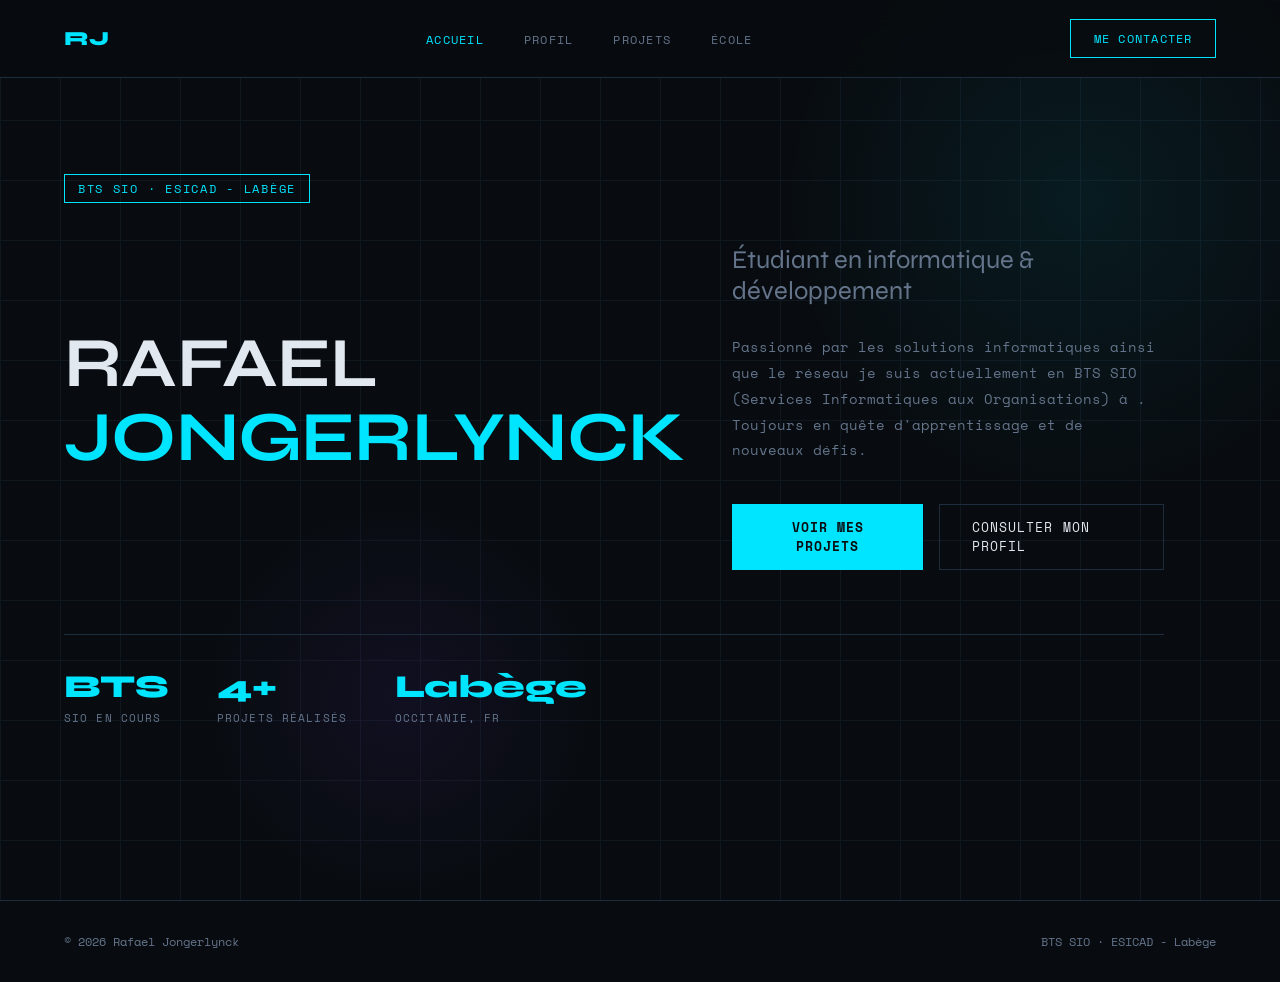
<file: index.html>
<!DOCTYPE html>
<html lang="fr">
<head>
  <meta charset="UTF-8" />
  <meta name="viewport" content="width=device-width, initial-scale=1.0" />
  <title>Rafael Jongerlynck — Portfolio</title>
  <link rel="icon" type="image/png" href="RJ-portfolio.png" />
  <link rel="preconnect" href="https://fonts.googleapis.com" />
  <link href="https://fonts.googleapis.com/css2?family=Space+Mono:ital,wght@0,400;0,700;1,400&family=Syne:wght@400;600;700;800&display=swap" rel="stylesheet" />
  <style>
    *, *::before, *::after { box-sizing: border-box; margin: 0; padding: 0; }

    :root {
      --bg: #080c10;
      --bg2: #0d1117;
      --surface: #111820;
      --border: #1e2d3d;
      --accent: #00e5ff;
      --accent2: #7c3aed;
      --text: #e2e8f0;
      --muted: #64748b;
      --font-head: 'Syne', sans-serif;
      --font-mono: 'Space Mono', monospace;
    }

    html { scroll-behavior: smooth; }

    body {
      background: var(--bg);
      color: var(--text);
      font-family: var(--font-mono);
      min-height: 100vh;
      overflow-x: hidden;
    }

    /* ─── NAV ─── */
    nav {
      position: fixed;
      top: 0; left: 0; right: 0;
      z-index: 100;
      display: flex;
      align-items: center;
      justify-content: space-between;
      padding: 1.2rem 4rem;
      background: rgba(8,12,16,.85);
      backdrop-filter: blur(16px);
      border-bottom: 1px solid var(--border);
    }

    .nav-logo {
      font-family: var(--font-head);
      font-weight: 800;
      font-size: 1.25rem;
      letter-spacing: -.02em;
      color: var(--accent);
      cursor: pointer;
    }
    .nav-logo span { color: var(--text); }

    .nav-links { display: flex; gap: 2.5rem; list-style: none; }
    .nav-links a {
      font-size: .78rem;
      letter-spacing: .1em;
      text-transform: uppercase;
      color: var(--muted);
      text-decoration: none;
      transition: color .2s;
      cursor: pointer;
    }
    .nav-links a:hover, .nav-links a.active { color: var(--accent); }

    .nav-cta {
      font-size: .78rem;
      letter-spacing: .1em;
      text-transform: uppercase;
      padding: .55rem 1.4rem;
      border: 1px solid var(--accent);
      color: var(--accent);
      background: transparent;
      cursor: pointer;
      font-family: var(--font-mono);
      transition: background .2s, color .2s;
    }
    .nav-cta:hover { background: var(--accent); color: var(--bg); }

    /* ─── PAGES ─── */
    .page { display: none; padding-top: 80px; min-height: 100vh; }
    .page.active { display: block; }

    /* ─── HOME ─── */
    #home {
      display: none;
      flex-direction: column;
      justify-content: center;
      align-items: flex-start;
      min-height: 100vh;
      padding: 0 4rem;
      position: relative;
      overflow: hidden;
    }
    #home.active { display: flex; }

    .home-grid-bg {
      position: absolute;
      inset: 0;
      background-image:
        linear-gradient(var(--border) 1px, transparent 1px),
        linear-gradient(90deg, var(--border) 1px, transparent 1px);
      background-size: 60px 60px;
      opacity: .35;
    }

    .home-glow {
      position: absolute;
      width: 600px; height: 600px;
      border-radius: 50%;
      background: radial-gradient(circle, rgba(0,229,255,.07) 0%, transparent 70%);
      top: -100px; right: -100px;
      pointer-events: none;
    }
    .home-glow2 {
      position: absolute;
      width: 400px; height: 400px;
      border-radius: 50%;
      background: radial-gradient(circle, rgba(124,58,237,.08) 0%, transparent 70%);
      bottom: 0; left: 200px;
      pointer-events: none;
    }

    .hero-content { position: relative; z-index: 2; max-width: 1100px; }

    .hero-grid {
      display: flex;
      gap: 3rem;
      align-items: center;
      justify-content: space-between;
    }
    .hero-left { flex: 0 0 45%; display: flex; align-items: center; }
    .hero-right { flex: 1 1 55%; }
    .hero-name { text-transform: uppercase; }

    @media (max-width: 768px) {
      .hero-grid { flex-direction: column; gap: 1.2rem; }
      .hero-left, .hero-right { flex: 1 1 100%; }
      .hero-name { font-size: clamp(2rem, 8vw, 3.2rem); }
      #home { padding-left: 1.5rem; padding-right: 1.5rem; }
    }

    .hero-tag {
      display: inline-block;
      font-size: .72rem;
      letter-spacing: .15em;
      text-transform: uppercase;
      color: var(--accent);
      border: 1px solid var(--accent);
      padding: .3rem .8rem;
      margin-bottom: 1.8rem;
      opacity: 0;
      animation: fadeUp .6s .2s forwards;
    }

    .hero-name {
      font-family: var(--font-head);
      font-weight: 700;
      font-size: clamp(2.6rem, 5.5vw, 4.8rem);
      line-height: 1.05;
      letter-spacing: -0.01em;
      color: var(--text);
      opacity: 0;
      animation: fadeUp .6s .35s forwards;
    }
    .hero-name .accent { color: var(--accent); }

    .hero-sub {
      font-family: var(--font-head);
      font-size: clamp(1.1rem, 2.5vw, 1.6rem);
      color: var(--muted);
      margin-top: .8rem;
      opacity: 0;
      animation: fadeUp .6s .5s forwards;
    }

    .hero-desc {
      font-size: .85rem;
      line-height: 1.9;
      color: var(--muted);
      margin-top: 1.8rem;
      max-width: 520px;
      opacity: 0;
      animation: fadeUp .6s .65s forwards;
    }

    .hero-actions {
      display: flex;
      gap: 1rem;
      margin-top: 2.5rem;
      opacity: 0;
      animation: fadeUp .6s .8s forwards;
    }

    .btn-primary {
      padding: .8rem 2rem;
      background: var(--accent);
      color: var(--bg);
      font-family: var(--font-mono);
      font-size: .8rem;
      letter-spacing: .08em;
      text-transform: uppercase;
      border: none;
      cursor: pointer;
      font-weight: 700;
      transition: opacity .2s, transform .2s;
    }
    .btn-primary:hover { opacity: .85; transform: translateY(-2px); }

    .btn-ghost {
      padding: .8rem 2rem;
      background: transparent;
      color: var(--text);
      font-family: var(--font-mono);
      font-size: .8rem;
      letter-spacing: .08em;
      text-transform: uppercase;
      border: 1px solid var(--border);
      cursor: pointer;
      transition: border-color .2s, color .2s;
    }
    .btn-ghost:hover { border-color: var(--accent); color: var(--accent); }

    .hero-stats {
      display: flex;
      gap: 3rem;
      margin-top: 4rem;
      padding-top: 2rem;
      border-top: 1px solid var(--border);
      opacity: 0;
      animation: fadeUp .6s 1s forwards;
    }
    .stat-val {
      font-family: var(--font-head);
      font-size: 2rem;
      font-weight: 800;
      color: var(--accent);
    }
    .stat-label { font-size: .7rem; color: var(--muted); letter-spacing: .1em; text-transform: uppercase; margin-top: .2rem; }

    @keyframes fadeUp {
      from { opacity: 0; transform: translateY(24px); }
      to   { opacity: 1; transform: translateY(0); }
    }

    /* ─── SECTION COMMONS ─── */
    .section-inner { max-width: 1100px; margin: 0 auto; padding: 5rem 4rem; }
    .section-label {
      font-size: .72rem;
      letter-spacing: .2em;
      text-transform: uppercase;
      color: var(--accent);
      margin-bottom: 1rem;
    }
    .section-title {
      font-family: var(--font-head);
      font-weight: 800;
      font-size: clamp(2rem, 4vw, 3rem);
      letter-spacing: -.02em;
      line-height: 1.1;
    }
    .section-divider {
      width: 60px; height: 3px;
      background: var(--accent);
      margin: 1.5rem 0 3rem;
    }

    /* ─── PROJETS ─── */
    .projects-header {
      margin-top: 2rem;
    }

    .projects-header-left {
      flex: 1;
    }

    .projects-header-right {
      display: none;
    }

    .synthesis-card {
      background: linear-gradient(135deg, rgba(0,229,255,.08) 0%, rgba(124,58,237,.04) 100%);
      border: 1px solid var(--accent);
      padding: 1.5rem;
      height: fit-content;
      transition: all .3s cubic-bezier(.4,0,.2,1);
      position: relative;
      overflow: hidden;
      text-decoration: none;
      color: inherit;
      display: block;
    }

    .synthesis-card::before {
      content: '';
      position: absolute;
      inset: 0;
      background: linear-gradient(135deg, rgba(0,229,255,.15), transparent);
      opacity: 0;
      transition: opacity .3s;
    }

    .synthesis-card:hover {
      border-color: var(--accent);
      transform: translateY(-4px);
      box-shadow: 0 8px 24px rgba(0,229,255,.1);
    }

    .synthesis-card:hover::before {
      opacity: 1;
    }

    .synthesis-card-title {
      font-family: var(--font-head);
      font-size: 1.1rem;
      font-weight: 800;
      margin-bottom: .8rem;
      color: var(--accent);
      position: relative;
      z-index: 1;
      letter-spacing: -.01em;
    }

    .synthesis-card-desc {
      font-size: .78rem;
      color: var(--text);
      line-height: 1.6;
      margin-bottom: 1rem;
      position: relative;
      z-index: 1;
    }

    .synthesis-download {
      display: inline-block;
      padding: .5rem 1rem;
      background: var(--accent);
      color: var(--bg);
      font-size: .7rem;
      font-weight: 700;
      letter-spacing: .08em;
      text-decoration: none;
      text-transform: uppercase;
      cursor: pointer;
      transition: all .2s;
      position: relative;
      z-index: 1;
      border: none;
    }

    .synthesis-download:hover {
      opacity: .9;
      transform: translateY(-2px);
    }

    .synthesis-bottom {
      display: flex;
      justify-content: center;
      margin-top: 3rem;
      padding-top: 3rem;
      border-top: 1px solid var(--border);
    }

    .synthesis-card-bottom {
      max-width: 280px;
    }

    .projects-grid {
      display: grid;
      grid-template-columns: repeat(auto-fill, minmax(320px, 1fr));
      gap: 1.5rem;
      margin-top: 2rem;
    }

    .project-card {
      background: var(--surface);
      border: 1px solid var(--border);
      padding: 2rem;
      position: relative;
      overflow: hidden;
      transition: border-color .25s, transform .25s;
      cursor: default;
    }
    .project-link { display: block; color: inherit; text-decoration: none; }
    .project-link .project-card { cursor: pointer; }
    .project-card::before {
      content: '';
      position: absolute;
      inset: 0;
      background: linear-gradient(135deg, rgba(0,229,255,.04), transparent);
      opacity: 0;
      transition: opacity .25s;
    }
    .project-card:hover { border-color: var(--accent); transform: translateY(-4px); }
    .project-card:hover::before { opacity: 1; }

    .project-num {
      font-size: .72rem;
      color: var(--accent);
      letter-spacing: .15em;
      margin-bottom: 1rem;
    }
    .project-name {
      font-family: var(--font-head);
      font-size: 1.3rem;
      font-weight: 700;
      margin-bottom: .6rem;
    }
    .project-desc { font-size: .82rem; color: var(--muted); line-height: 1.7; }
    .project-tags { display: flex; flex-wrap: wrap; gap: .5rem; margin-top: 1.2rem; }
    .tag {
      font-size: .68rem;
      letter-spacing: .08em;
      text-transform: uppercase;
      padding: .25rem .7rem;
      border: 1px solid var(--border);
      color: var(--muted);
    }

    .project-arrow {
      position: absolute;
      top: 1.5rem; right: 1.5rem;
      font-size: 1.2rem;
      color: var(--muted);
      transition: color .2s, transform .2s;
    }
    .project-card:hover .project-arrow { color: var(--accent); transform: translate(3px,-3px); }

    /* ─── ÉCOLE ─── */
    .school-layout {
      display: grid;
      grid-template-columns: 1fr 1fr;
      gap: 4rem;
      align-items: start;
    }
    @media (max-width: 768px) { .school-layout { grid-template-columns: 1fr; } }

    .school-badge {
      display: block;
      width: min(100%, 320px);
      border: 1px solid var(--border);
      margin-bottom: 1.5rem;
      overflow: hidden;
      background: #1ea9e8;
      box-shadow: 0 16px 32px rgba(30, 169, 232, 0.18);
    }
    .school-badge img {
      display: block;
      width: 100%;
      height: auto;
      background: #1ea9e8;
    }
    .school-logo-text {
      font-family: var(--font-head);
      font-size: 2.5rem;
      font-weight: 800;
      color: var(--accent);
      line-height: 1;
    }
    .school-logo-sub { font-size: .75rem; color: var(--muted); letter-spacing: .12em; text-transform: uppercase; margin-top: .4rem; }

    .info-block { margin-bottom: 1.5rem; }
    .info-key { font-size: .7rem; letter-spacing: .15em; text-transform: uppercase; color: var(--accent); margin-bottom: .3rem; }
    .info-val { font-size: .9rem; color: var(--text); line-height: 1.6; }

    .formation-cards { display: flex; flex-direction: column; gap: 1rem; }
    .formation-card {
      background: var(--surface);
      border: 1px solid var(--border);
      border-left: 3px solid var(--accent);
      padding: 1.2rem 1.5rem;
    }
    .formation-card h3 { font-family: var(--font-head); font-size: 1rem; font-weight: 700; margin-bottom: .3rem; }
    .formation-card p { font-size: .8rem; color: var(--muted); line-height: 1.6; }

    .skills-grid { display: flex; flex-direction: column; gap: .8rem; margin-top: 2rem; }
    .skill-row { display: flex; align-items: center; gap: 1rem; }
    .skill-name { font-size: .78rem; width: 130px; flex-shrink: 0; }
    .skill-bar { flex: 1; height: 4px; background: var(--border); position: relative; overflow: hidden; }
    .skill-fill { height: 100%; background: linear-gradient(90deg, var(--accent), var(--accent2)); border-radius: 2px; }
    .skill-pct { font-size: .7rem; color: var(--muted); width: 35px; text-align: right; }

    /* ─── CONTACT ─── */
    .contact-layout {
      display: grid;
      grid-template-columns: 1fr 1.4fr;
      gap: 4rem;
      align-items: start;
    }
    @media (max-width: 768px) { .contact-layout { grid-template-columns: 1fr; } }

    .contact-info p { font-size: .85rem; color: var(--muted); line-height: 1.8; margin-bottom: 2rem; }

    .contact-link {
      display: flex;
      align-items: center;
      gap: 1rem;
      padding: 1rem 1.2rem;
      border: 1px solid var(--border);
      margin-bottom: .8rem;
      text-decoration: none;
      color: var(--text);
      font-size: .82rem;
      transition: border-color .2s, background .2s;
      cursor: pointer;
    }
    .contact-link:hover { border-color: var(--accent); background: rgba(0,229,255,.03); }
    .contact-link-icon { font-size: 1.1rem; }
    .contact-link-label { flex: 1; }
    .contact-link-val { color: var(--muted); font-size: .78rem; }

    .contact-form { display: flex; flex-direction: column; gap: 1.2rem; }

    .form-group { display: flex; flex-direction: column; gap: .5rem; }
    .form-label { font-size: .72rem; letter-spacing: .12em; text-transform: uppercase; color: var(--accent); }

    .form-input, .form-textarea {
      background: var(--surface);
      border: 1px solid var(--border);
      color: var(--text);
      font-family: var(--font-mono);
      font-size: .83rem;
      padding: .85rem 1rem;
      outline: none;
      transition: border-color .2s;
      width: 100%;
      resize: none;
    }
    .form-input:focus, .form-textarea:focus { border-color: var(--accent); }
    .form-textarea { min-height: 140px; }

    .form-submit {
      padding: .9rem;
      background: var(--accent);
      color: var(--bg);
      font-family: var(--font-mono);
      font-size: .82rem;
      letter-spacing: .1em;
      text-transform: uppercase;
      border: none;
      cursor: pointer;
      font-weight: 700;
      transition: opacity .2s;
    }
    .form-submit:hover { opacity: .85; }

    .form-success {
      display: none;
      padding: 1rem;
      border: 1px solid var(--accent);
      color: var(--accent);
      font-size: .82rem;
      text-align: center;
    }

    /* ─── FOOTER ─── */
    footer {
      border-top: 1px solid var(--border);
      padding: 2rem 4rem;
      display: flex;
      justify-content: space-between;
      align-items: center;
      font-size: .72rem;
      color: var(--muted);
    }

    /* ─── SCROLLBAR ─── */
    ::-webkit-scrollbar { width: 4px; }
    ::-webkit-scrollbar-track { background: var(--bg); }
    ::-webkit-scrollbar-thumb { background: var(--border); }

    /* ─── RESPONSIVE NAV ─── */
    @media (max-width: 640px) {
      nav { padding: 1rem 1.5rem; }
      .nav-links { gap: 1.2rem; }
      .nav-cta { display: none; }
      #home, .section-inner { padding-left: 1.5rem; padding-right: 1.5rem; }
      footer { padding: 1.5rem; flex-direction: column; gap: .5rem; text-align: center; }
    }
  </style>
</head>
<body>

<!-- NAV -->
<nav>
  <div class="nav-logo" onclick="showPage('home')">RJ</div>
  <ul class="nav-links">
    <li><a onclick="showPage('home')" id="nav-home" class="active">Accueil</a></li>
    <li><a href="profil.html" id="nav-profil">Profil</a></li>
    <li><a onclick="showPage('projects')" id="nav-projects">Projets</a></li>
    <li><a onclick="showPage('school')" id="nav-school">École</a></li>
  </ul>
  <button class="nav-cta" onclick="showPage('contact')">Me contacter</button>
</nav>

<!-- ═══════════════ HOME ═══════════════ -->
<section id="home" class="page active">
  <div class="home-grid-bg"></div>
  <div class="home-glow"></div>
  <div class="home-glow2"></div>

  <div class="hero-content">
    <span class="hero-tag">BTS SIO · ESICAD - Labège</span>
    <div class="hero-grid">
      <div class="hero-left">
        <h1 class="hero-name">RAFAEL<br><span class="accent">JONGERLYNCK</span></h1>
      </div>
      <div class="hero-right">
        <p class="hero-sub">Étudiant en informatique & développement</p>
        <p class="hero-desc">
          Passionné par les solutions informatiques ainsi que le réseau je suis actuellement en BTS SIO (Services Informatiques aux Organisations)
          à . Toujours en quête d'apprentissage et de nouveaux défis.
        </p>
        <div class="hero-actions">
          <button class="btn-primary" onclick="showPage('projects')">Voir mes projets</button>
          <a href="profil.html" class="btn-ghost" style="text-decoration: none; display: inline-block; cursor: pointer;">Consulter mon profil</a>
        </div>
      </div>
    </div>
    <div class="hero-stats">
      <div>
        <div class="stat-val">BTS</div>
        <div class="stat-label">SIO en cours</div>
      </div>
      <div>
        <div class="stat-val">4+</div>
        <div class="stat-label">Projets réalisés</div>
      </div>
      <div>
        <div class="stat-val">Labège</div>
        <div class="stat-label">Occitanie, FR</div>
      </div>
    </div>
  </div>
</section>

<!-- ═══════════════ PROJETS ═══════════════ -->
<section id="projects" class="page">
  <div class="section-inner">
    <div class="section-label">// Mes réalisations</div>
    
    <div class="projects-header">
      <div class="projects-header-left">
        <h2 class="section-title">Projets</h2>
        <div class="section-divider"></div>
      </div>
    </div>

    <div class="projects-grid">

      <!-- Projet 01 supprimé -->

      <a href="project-01.html" class="project-link">
      <div class="project-card">
        <div class="project-num">01 —</div>
        <div class="project-arrow">↗</div>
        <div class="project-name">Application Réseau</div>
        <p class="project-desc">
          Projet orienté infrastructure et réseau, configuration et administration
          d'un système informatique complet en environnement simulé.
        </p>
        <div class="project-tags">
          <span class="tag">Réseau</span>
          <span class="tag">Linux</span>
          <span class="tag">Administration</span>
        </div>
      </div>
      </a>

      <a href="active-directory.html" class="project-link">
      <div class="project-card">
        <div class="project-num">02 —</div>
        <div class="project-arrow">↗</div>
        <div class="project-name">ACTIVE DIRECTORY</div>
        <p class="project-desc">
          Mise en place et administration d'un annuaire centralisé Active Directory,
          intégration des comptes, groupes, GPO et sécurisation du parc informatique.
        </p>
        <div class="project-tags">
          <span class="tag">Active Directory</span>
          <span class="tag">Windows Server</span>
          <span class="tag">Sécurité</span>
        </div>
      </div>
      </a>

      <a href="docker.html" class="project-link">
      <div class="project-card">
        <div class="project-num">03 —</div>
        <div class="project-arrow">↗</div>
        <div class="project-name">Services Docker</div>
        <p class="project-desc">
          Catalogue complet d'outils et services conteneurisés pour construire une infrastructure cloud.
          Web, bases de données, no-code, administration, automatisation et sécurité.
        </p>
        <div class="project-tags">
          <span class="tag">Docker</span>
          <span class="tag">Infrastructure</span>
          <span class="tag">Cloud</span>
        </div>
      </div>
      </a>

      <a href="http://localhost:8000/" class="project-link" onclick="openPersonalProject(event)" style="cursor: pointer;">
      <div class="project-card">
        <div class="project-num">04 —</div>
        <div class="project-arrow">↗</div>
        <div class="project-name">Projet Personnel</div>
        <p class="project-desc">
          Un projet personnel ambitieux combinant mes apprentissages en développement
          et infrastructure. Une réalisation qui me tient particulièrement à coeur.
        </p>
        <div class="project-tags">
          <span class="tag">🌐 Ouvrir le site</span>
        </div>
      </div>
      </a>

      <!-- Carte "En cours" -->
      <div class="project-card" style="border-style: dashed; opacity: .6;">
        <div class="project-num">05 —</div>
        <div class="project-name" style="color:var(--muted);">Prochain projet…</div>
        <p class="project-desc">Des nouveaux projets est en cours de développement. Cela implique une raspberry !</p>
        <div class="project-tags">
          <span class="tag" style="border-color:var(--accent);color:var(--accent);">À venir</span>
        </div>
      </div>

    </div>

    <!-- Synthèse en bas -->
    <div class="synthesis-bottom">
      <a href="tableau-synthese-RJ-U5.xlsx" class="synthesis-card synthesis-card-bottom" download>
        <div class="synthesis-card-title">📊 Tableau de Synthèse BTS</div>
        <p class="synthesis-card-desc">Tableau récapitulatif complet avec mes compétences et réalisations</p>
        <div class="synthesis-download">⬇️ Télécharger</div>
      </a>
    </div>
  </div>
</section>

<!-- ═══════════════ ÉCOLE ═══════════════ -->
<section id="school" class="page">
  <div class="section-inner">
    <div class="section-label">// Parcours académique</div>
    <h2 class="section-title">Mon École</h2>
    <div class="section-divider"></div>

    <div class="school-layout">
      <!-- Colonne gauche -->
      <div>
        <div class="school-badge">
          <img src="assets/esicad-logo.png" alt="Logo ESICAD" />
        </div>

        <div class="info-block">
          <div class="info-key">Établissement</div>
          <div class="info-val">ESICAD - Labège</div>
        </div>
        <div class="info-block">
          <div class="info-key">Formation</div>
          <div class="info-val">BTS Services Informatiques aux Organisations (SIO)</div>
        </div>
        <div class="info-block">
          <div class="info-key">Localisation</div>
          <div class="info-val">Labège, Occitanie — France</div>
        </div>
        <div class="info-block">
          <div class="info-key">Durée</div>
          <div class="info-val">2 ans (Bac+2)</div>
        </div>

        <!-- Compétences -->
        <div style="margin-top: 2.5rem;">
          <div class="section-label">// Compétences techniques - personnelles</div>
          <div class="skills-grid">
            <div class="skill-row">
              <span class="skill-name">HTML / CSS</span>
              <div class="skill-bar"><div class="skill-fill" style="width:20%"></div></div>
              <span class="skill-pct">20%</span>
            </div>
            <div class="skill-row">
              <span class="skill-name">JavaScript</span>
              <div class="skill-bar"><div class="skill-fill" style="width:20%"></div></div>
              <span class="skill-pct">20%</span>
            </div>
            <div class="skill-row">
              <span class="skill-name">PHP / SQL</span>
              <div class="skill-bar"><div class="skill-fill" style="width:20%"></div></div>
              <span class="skill-pct">20%</span>
            </div>
            <div class="skill-row">
              <span class="skill-name">Réseau</span>
              <div class="skill-bar"><div class="skill-fill" style="width:35%"></div></div>
              <span class="skill-pct">35%</span>
            </div>
            <div class="skill-row">
              <span class="skill-name">Linux</span>
              <div class="skill-bar"><div class="skill-fill" style="width:25%"></div></div>
              <span class="skill-pct">25%</span>
            </div>
          </div>
        </div>
      </div>

      <!-- Colonne droite -->
      <div>
        <div class="section-label" style="margin-bottom:1rem">// Programme BTS SIO</div>
        <div class="formation-cards">
          <div class="formation-card">
            <h3>Développement Web & Applications</h3>
            <p>Conception et développement d'applications web full-stack. Maîtrise des langages HTML, CSS, JavaScript, PHP et des bases de données relationnelles.</p>
          </div>
          <div class="formation-card">
            <h3>Infrastructure & Réseaux</h3>
            <p>Administration systèmes et réseaux, virtualisation, sécurité informatique et gestion des infrastructures d'entreprise.</p>
          </div>
          <div class="formation-card">
            <h3>Cybersécurité</h3>
            <p>Sensibilisation aux enjeux de la sécurité informatique, protection des données et mise en place de politiques de sécurité.</p>
          </div>
          <div class="formation-card">
            <h3>Gestion de Projet</h3>
            <p>Méthodes agiles, travail en équipe, gestion de projet informatique et communication professionnelle en environnement technique.</p>
          </div>
          <div class="formation-card" style="border-left-color:var(--accent2)">
            <h3>Stages en entreprise</h3>
            <p>Immersion professionnelle en entreprise permettant d'appliquer les compétences acquises dans un contexte réel et opérationnel.</p>
          </div>
        </div>
      </div>
    </div>
  </div>
</section>

<!-- ═══════════════ CONTACT ═══════════════ -->
<section id="contact" class="page">
  <div class="section-inner">
    <div class="section-label">// Entrer en relation</div>
    <h2 class="section-title">Me Contacter</h2>
    <div class="section-divider"></div>

    <div class="contact-layout">
      <!-- Infos gauche -->
      <div class="contact-info">
        <p>
          Étudiant en BTS SIO à Labège, je suis ouvert aux opportunités d'alternance,
          pour un poste de technicien réseau. N'hésitez pas à me laisser un message !
        </p>

        <div class="contact-link">
          <span class="contact-link-icon">📧</span>
          <span class="contact-link-label">Email</span>
          <span class="contact-link-val">rafael.jongerlynck@gmail.com</span>
        </div>
        <div class="contact-link">
          <span class="contact-link-icon">📍</span>
          <span class="contact-link-label">Localisation</span>
          <span class="contact-link-val">Labège, Occitanie</span>
        </div>
        <div class="contact-link">
          <span class="contact-link-icon">🎓</span>
          <span class="contact-link-label">École</span>
          <span class="contact-link-val">ESICAD - Labège</span>
        </div>
        <div class="contact-link">
          <span class="contact-link-icon">🐙</span>
          <span class="contact-link-label">GitHub</span>
          <span class="contact-link-val">RafaeLPrimee</span>
        </div>
      </div>

      <!-- Formulaire droite -->
      <div>
        <div class="contact-form">
          <div class="form-group">
            <label class="form-label">Votre nom</label>
            <input class="form-input" type="text" id="f-name" placeholder="Nom Prenom" />
          </div>
          <div class="form-group">
            <label class="form-label">Votre email</label>
            <input class="form-input" type="email" id="f-email" placeholder="votre@exemple.fr" />
          </div>
          <div class="form-group">
            <label class="form-label">Sujet</label>
            <input class="form-input" type="text" id="f-subject" placeholder="Proposition d'alternance, collaboration…" />
          </div>
          <div class="form-group">
            <label class="form-label">Message</label>
            <textarea class="form-textarea" id="f-message" placeholder="Dites-moi tout…"></textarea>
          </div>
          <button class="form-submit" id="btn-submit">
            Envoyer le message →
          </button>
          <div class="form-success" id="form-success">
            ✓ Message bien reçu ! Je vous répondrai dans les plus brefs délais.
          </div>
        </div>
      </div>
    </div>
  </div>
</section>

<!-- FOOTER -->
<footer>
  <span>© 2026 Rafael Jongerlynck</span>
  <span>BTS SIO · ESICAD - Labège</span>
</footer>

<script>
  // ─── Navigation SPA ───
  function showPage(id) {
    document.querySelectorAll('.page').forEach(p => p.classList.remove('active'));
    document.querySelectorAll('.nav-links a').forEach(a => a.classList.remove('active'));

    const target = document.getElementById(id);
    if (target) {
      target.classList.add('active');
      window.scrollTo({ top: 0, behavior: 'smooth' });
    }

    const navEl = document.getElementById('nav-' + id);
    if (navEl) navEl.classList.add('active');
  }

  // ─── Barre de compétences animée à l'apparition ───
  const observer = new IntersectionObserver(entries => {
    entries.forEach(e => {
      if (e.isIntersecting) {
        e.target.querySelectorAll('.skill-fill').forEach(bar => {
          bar.style.transition = 'width .9s cubic-bezier(.4,0,.2,1)';
        });
      }
    });
  }, { threshold: .3 });

  document.querySelectorAll('.skills-grid').forEach(el => observer.observe(el));

  // ─── Gestion des paramètres URL ───
  document.addEventListener('DOMContentLoaded', function() {
    const params = new URLSearchParams(window.location.search);
    const section = params.get('section');
    if (section === 'projects') {
      showPage('projects');
      window.history.replaceState({}, document.title, window.location.pathname);
    }
  });

  // ─── Ouvrir le projet personnel local ───
  function openPersonalProject(event) {
    const projectUrl = 'http://localhost:8000/';
    if (event) event.preventDefault();

    const newWin = window.open(projectUrl, '_blank');
    if (newWin) {
      newWin.opener = null;
      newWin.focus();
      return;
    }

    window.location.href = projectUrl;
  }
</script>
<script src="script.js"></script>
</body>
</html>
</file>
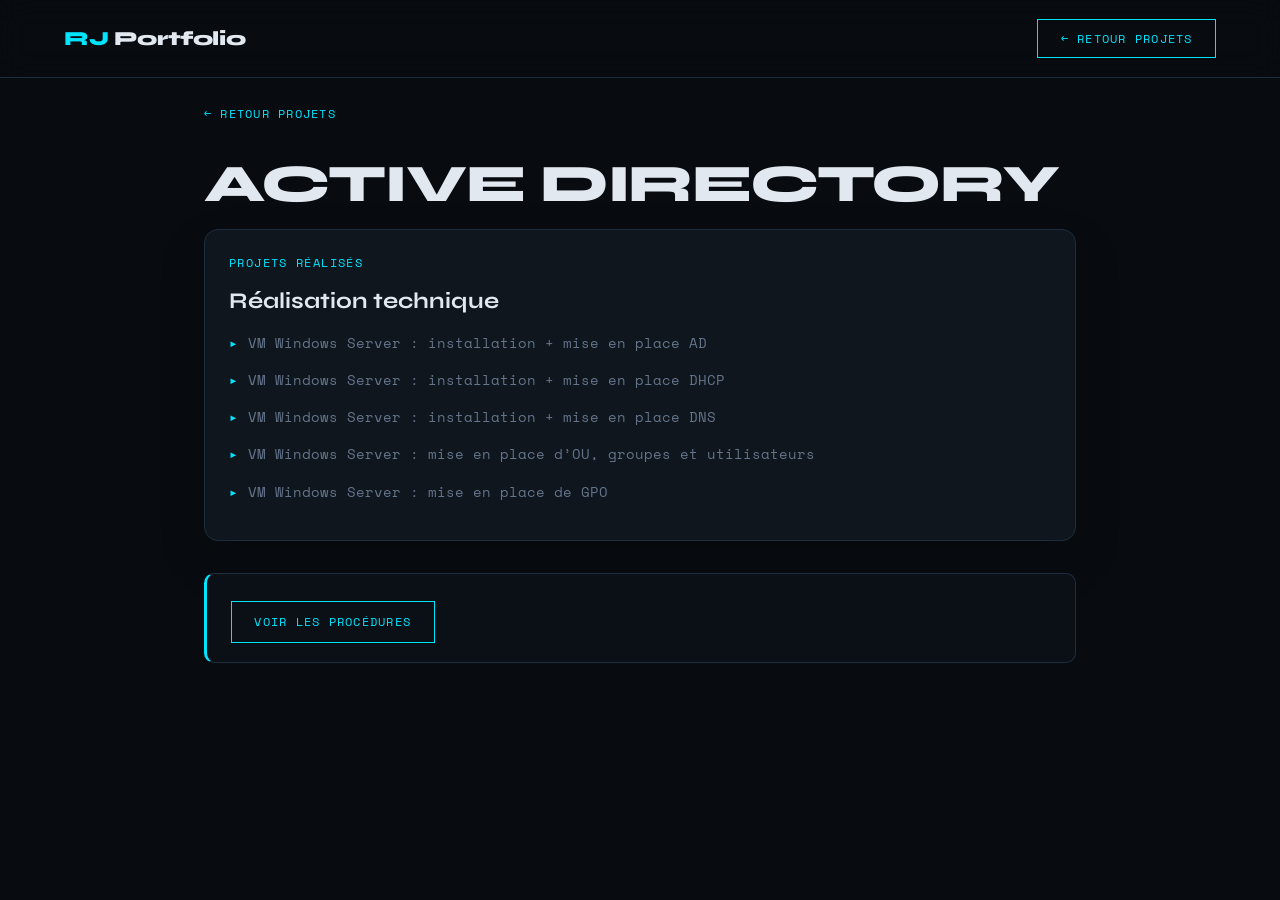
<file: active-directory.html>
<!DOCTYPE html>
<html lang="fr">
<head>
  <meta charset="UTF-8" />
  <meta name="viewport" content="width=device-width, initial-scale=1.0" />
  <title>ACTIVE DIRECTORY</title>
  <link rel="icon" type="image/png" href="RJ-portfolio.png" />
  <link rel="preconnect" href="https://fonts.googleapis.com" />
  <link href="https://fonts.googleapis.com/css2?family=Space+Mono:ital,wght@0,400;0,700;1,400&family=Syne:wght@400,600;700;800&display=swap" rel="stylesheet" />
  <style>
    *, *::before, *::after { box-sizing: border-box; margin: 0; padding: 0; }

    :root {
      --bg: #080c10;
      --bg2: #0d1117;
      --surface: #111820;
      --border: #1e2d3d;
      --accent: #00e5ff;
      --accent2: #7c3aed;
      --text: #e2e8f0;
      --muted: #64748b;
      --font-head: 'Syne', sans-serif;
      --font-mono: 'Space Mono', monospace;
      --transition: .2s ease;
    }

    html { scroll-behavior: smooth; }

    body {
      background: var(--bg);
      color: var(--text);
      font-family: var(--font-mono);
      min-height: 100vh;
      overflow-x: hidden;
    }

    ::-webkit-scrollbar { width: 4px; }
    ::-webkit-scrollbar-track { background: var(--bg); }
    ::-webkit-scrollbar-thumb { background: var(--border); }

    nav {
      position: fixed;
      top: 0; left: 0; right: 0;
      z-index: 100;
      display: flex;
      align-items: center;
      justify-content: space-between;
      padding: 1.2rem 4rem;
      background: rgba(8, 12, 16, .88);
      backdrop-filter: blur(16px);
      -webkit-backdrop-filter: blur(16px);
      border-bottom: 1px solid var(--border);
    }

    .nav-logo {
      font-family: var(--font-head);
      font-weight: 800;
      font-size: 1.25rem;
      letter-spacing: -.02em;
      color: var(--accent);
      text-decoration: none;
    }
    .nav-logo span { color: var(--text); }

    .nav-links {
      display: flex;
      gap: 2.5rem;
      list-style: none;
    }

    .nav-links a {
      font-size: .78rem;
      letter-spacing: .1em;
      text-transform: uppercase;
      color: var(--muted);
      text-decoration: none;
      transition: color var(--transition);
    }
    .nav-links a:hover { color: var(--accent); }

    .nav-cta {
      font-size: .78rem;
      letter-spacing: .1em;
      text-transform: uppercase;
      padding: .55rem 1.4rem;
      border: 1px solid var(--accent);
      color: var(--accent);
      background: transparent;
      text-decoration: none;
      transition: background var(--transition), color var(--transition);
    }
    .nav-cta:hover {
      background: var(--accent);
      color: var(--bg);
    }

    main {
      max-width: 1000px;
      margin: 0 auto;
      padding: 100px 4rem 4rem;
      min-height: 100vh;
    }

    .back-link {
      display: inline-flex;
      align-items: center;
      gap: 0.5rem;
      font-size: .78rem;
      letter-spacing: .1em;
      text-transform: uppercase;
      color: var(--accent);
      text-decoration: none;
      margin-bottom: 2rem;
      transition: gap var(--transition);
    }
    .back-link:hover { gap: 0.8rem; }

    h1 {
      font-family: var(--font-head);
      font-weight: 800;
      font-size: clamp(2.2rem, 5vw, 3.3rem);
      letter-spacing: -.02em;
      line-height: 1.1;
      margin-bottom: 1rem;
      color: var(--text);
    }

    .intro {
      color: var(--muted);
      font-size: .96rem;
      line-height: 1.8;
      margin-bottom: 2.5rem;
      max-width: 760px;
    }

    .grid {
      display: grid;
      grid-template-columns: repeat(auto-fit, minmax(240px, 1fr));
      gap: 1.5rem;
      margin: 2rem 0;
    }

    .card {
      background: rgba(17, 24, 32, 0.86);
      border: 1px solid var(--border);
      padding: 1.5rem;
      border-radius: 14px;
      box-shadow: 0 20px 45px rgba(0,0,0,0.18);
    }

    .card-label {
      color: var(--accent);
      font-size: .72rem;
      letter-spacing: .12em;
      text-transform: uppercase;
      margin-bottom: 1rem;
    }

    .card h2 {
      font-family: var(--font-head);
      font-size: 1.4rem;
      margin-bottom: .75rem;
      color: var(--text);
    }

    .card p, .card li {
      color: var(--muted);
      line-height: 1.8;
      font-size: .9rem;
    }

    ul {
      list-style: none;
      margin-top: 1rem;
    }

    li {
      position: relative;
      padding-left: 1.2rem;
      margin-bottom: .7rem;
    }

    li::before {
      content: '▸';
      position: absolute;
      left: 0;
      color: var(--accent);
    }

    .note {
      margin-top: 2rem;
      padding: 1.2rem 1.5rem;
      border: 1px solid var(--border);
      background: rgba(12, 18, 24, 0.8);
      border-left: 3px solid var(--accent);
      border-radius: 10px;
      color: var(--text);
      line-height: 1.8;
    }

    .note strong {
      color: var(--accent);
    }

    @media (max-width: 760px) {
      nav {
        flex-wrap: wrap;
        gap: 1rem;
        padding: 1rem 1.25rem;
      }

      .nav-links {
        gap: 1rem;
        flex-wrap: wrap;
      }

      main {
        padding: 100px 1.25rem 2rem;
      }
    }
  </style>
</head>
<body>
  <nav>
    <a href="index.html" class="nav-logo">RJ <span>Portfolio</span></a>
    <a href="index.html?section=projects" class="nav-cta">← Retour Projets</a>
  </nav>

  <main>
    <a href="index.html?section=projects" class="back-link">← Retour Projets</a>

    <h1>ACTIVE DIRECTORY</h1>

    <article class="card">
      <div class="card-label">Projets réalisés</div>
      <h2>Réalisation technique</h2>
      <ul>
        <li>VM Windows Server : installation + mise en place AD</li>
        <li>VM Windows Server : installation + mise en place DHCP</li>
        <li>VM Windows Server : installation + mise en place DNS</li>
        <li>VM Windows Server : mise en place d’OU, groupes et utilisateurs</li>
        <li>VM Windows Server : mise en place de GPO</li>
      </ul>
    </article>

    <div class="note">
        <a href="procedures.html" class="nav-cta" style="display: inline-block; margin-top: .5rem;">Voir les procédures</a>
      </p>
    </div>
  </main>
</body>
</html>
</file>
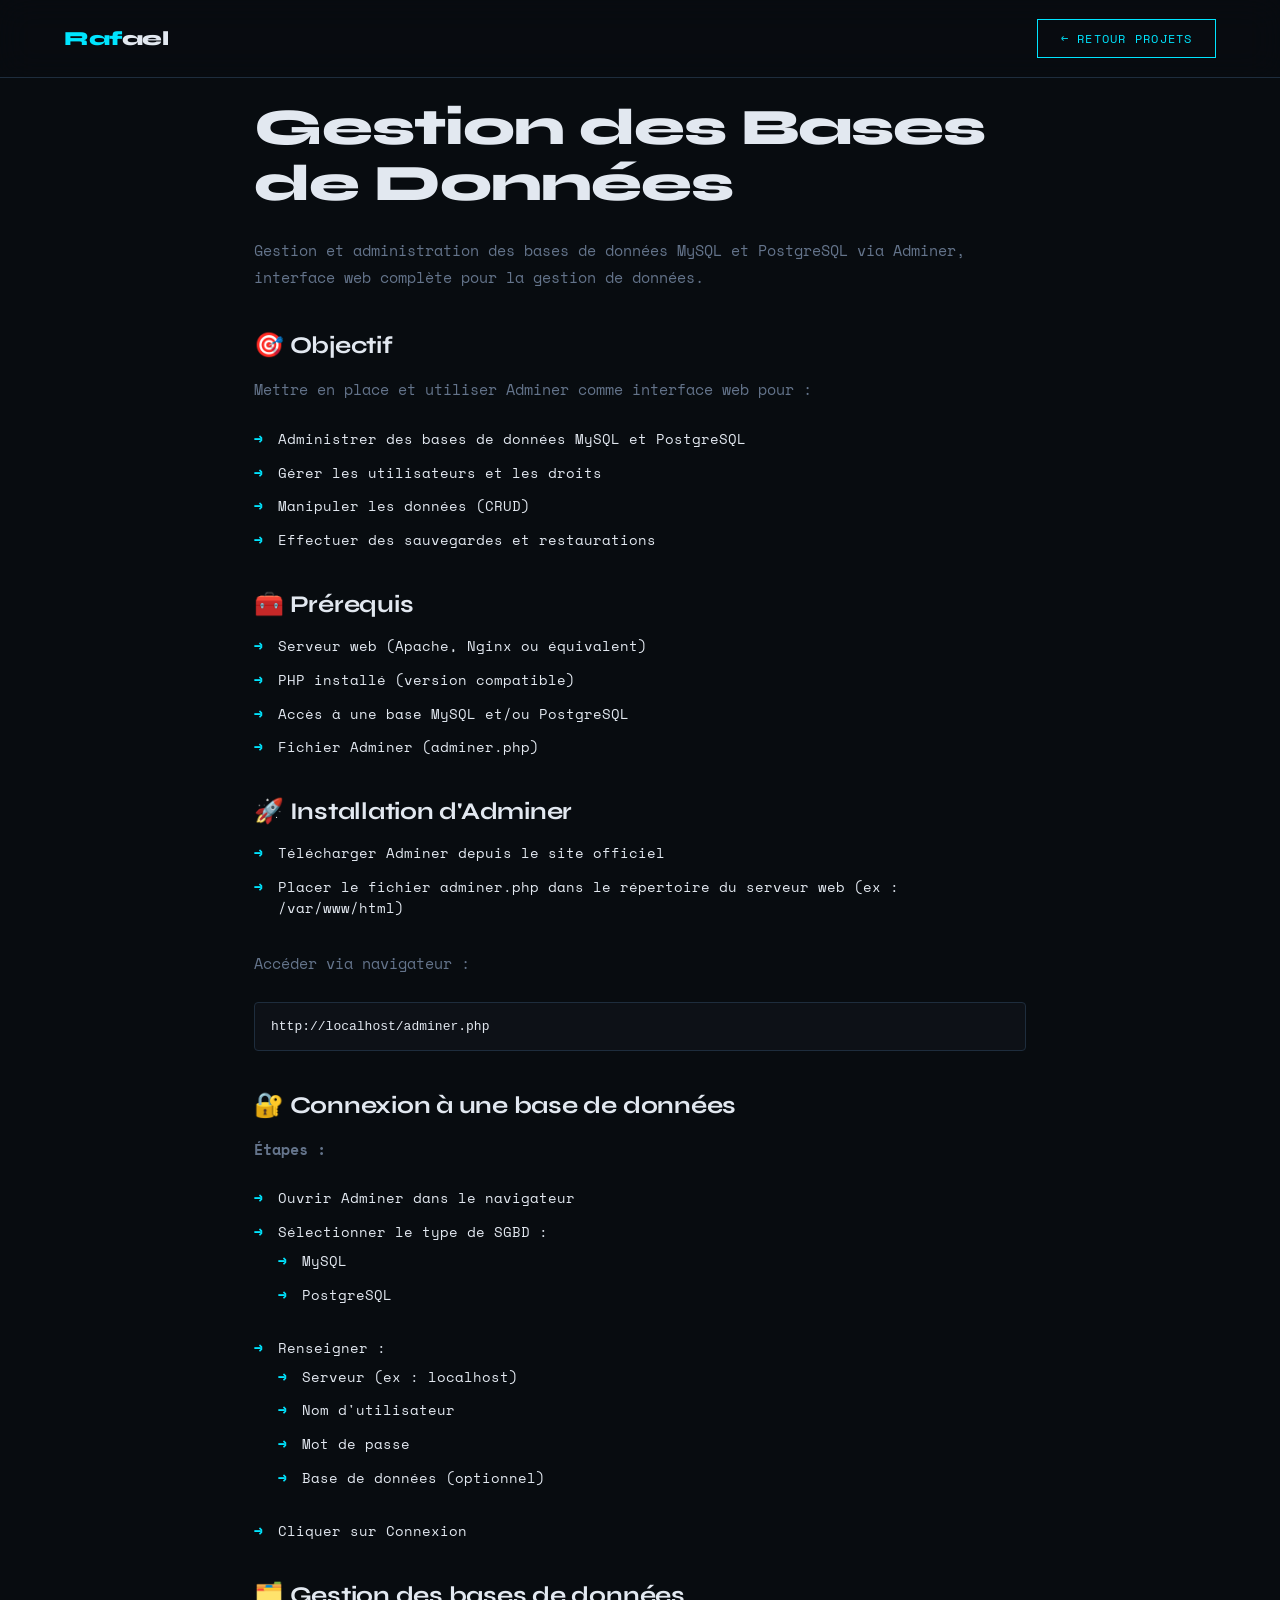
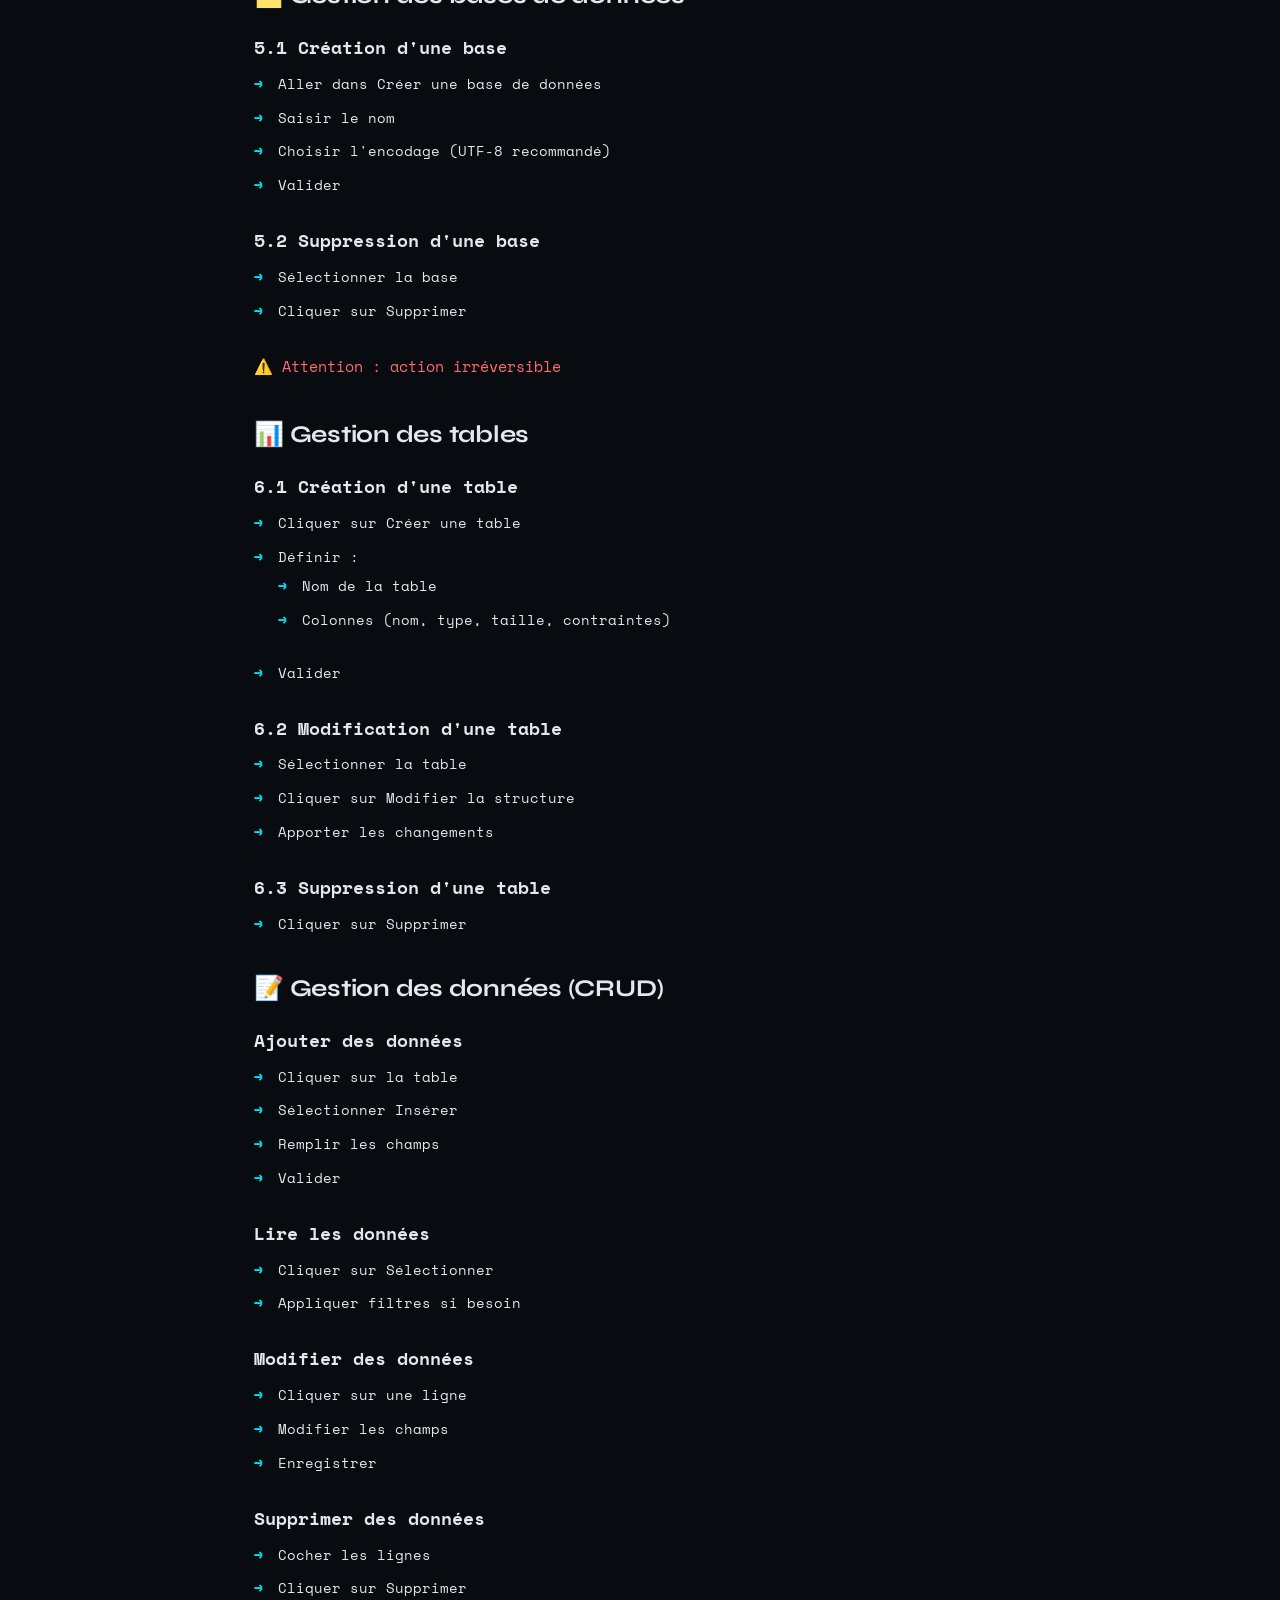
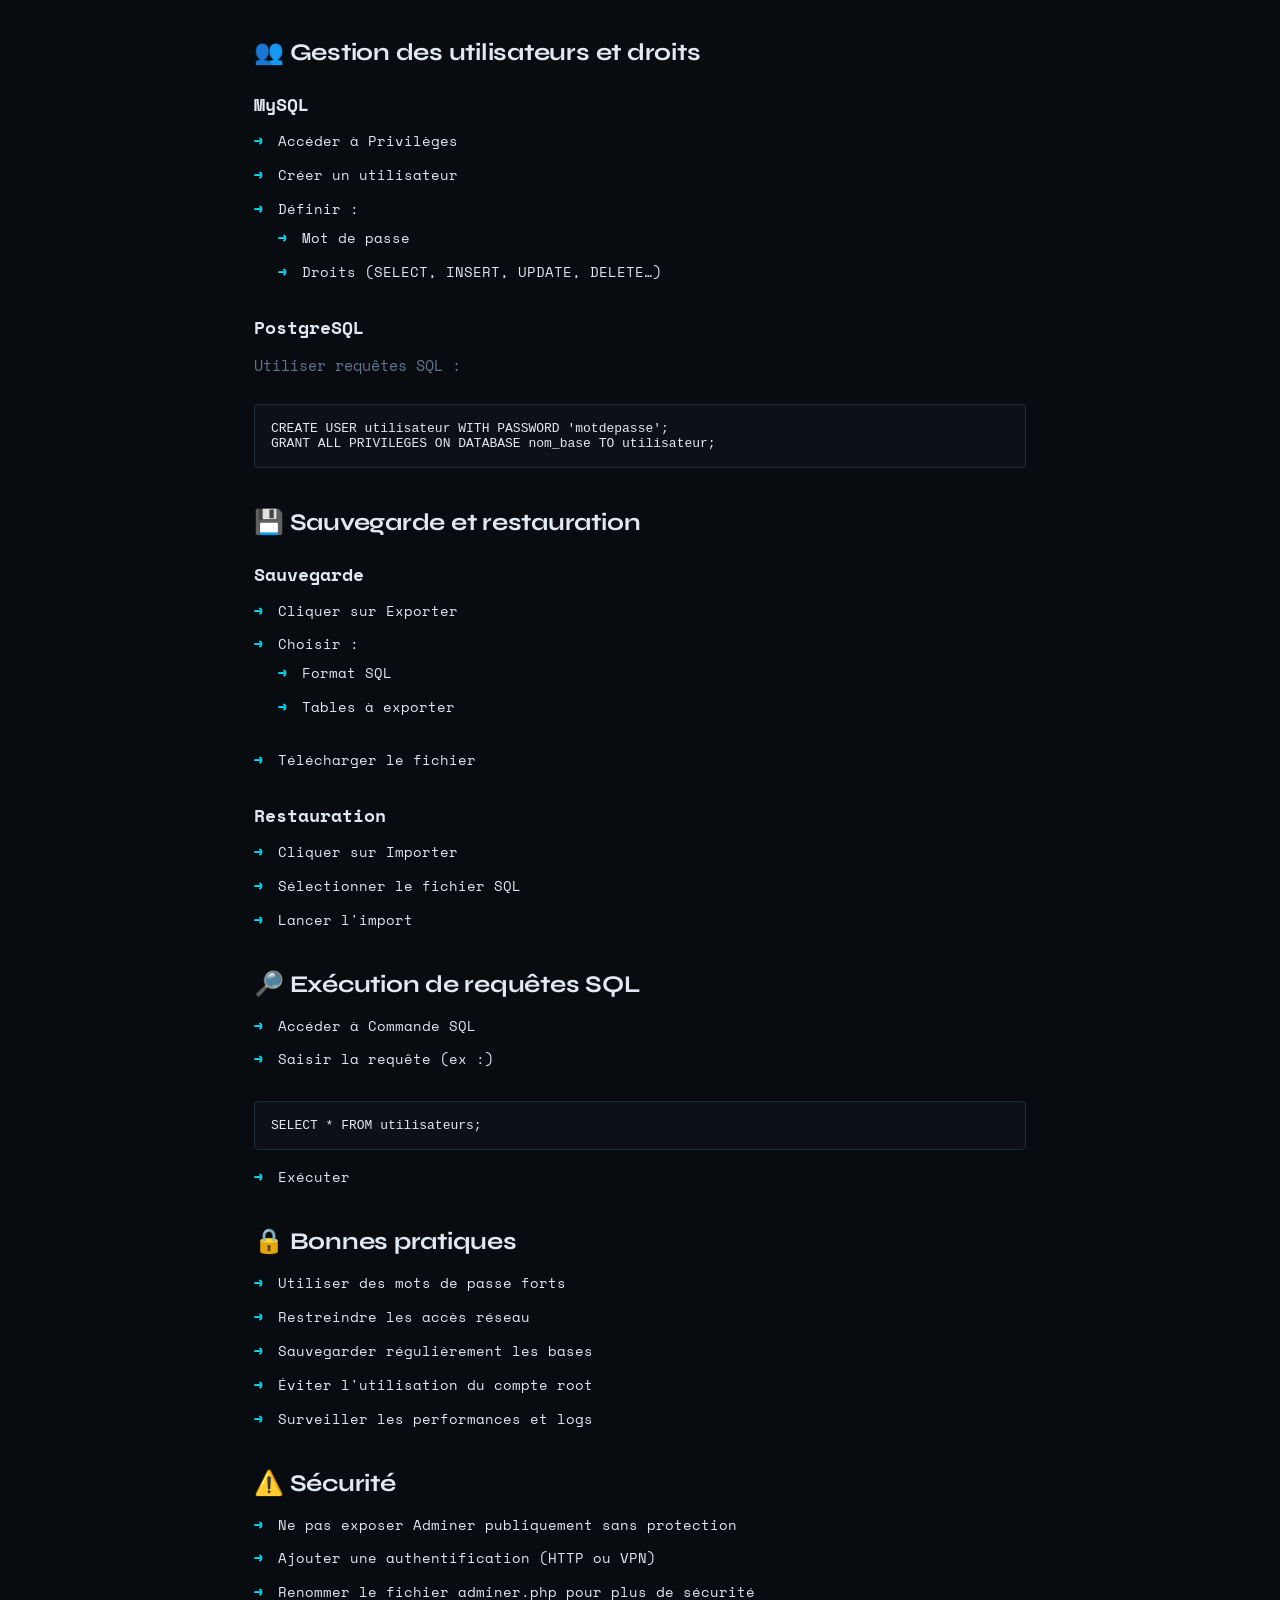
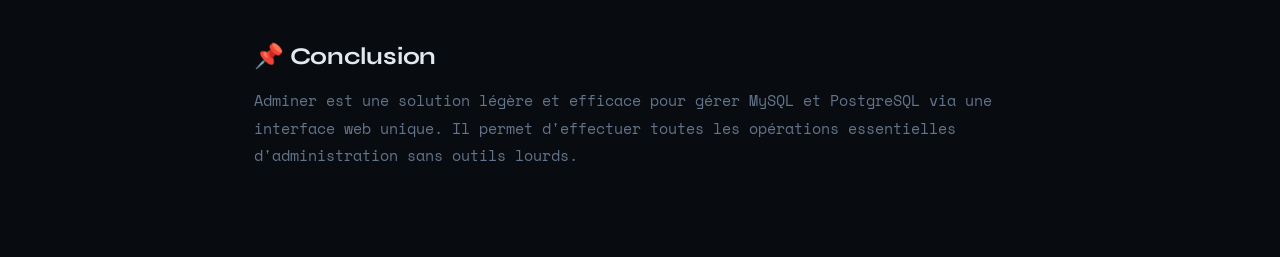
<file: adminer-db.html>
<!DOCTYPE html>
<html lang="fr">
<head>
  <meta charset="UTF-8" />
  <meta name="viewport" content="width=device-width, initial-scale=1.0" />
  <title>Adminer & Bases de Données — Projet 01</title>
  <link rel="icon" type="image/png" href="RJ-portfolio.png" />
  <link rel="preconnect" href="https://fonts.googleapis.com" />
  <link href="https://fonts.googleapis.com/css2?family=Space+Mono:ital,wght@0,400;0,700;1,400&family=Syne:wght@400;600;700;800&display=swap" rel="stylesheet" />
  <style>
    *, *::before, *::after { box-sizing: border-box; margin: 0; padding: 0; }

    :root {
      --bg: #080c10;
      --bg2: #0d1117;
      --surface: #111820;
      --border: #1e2d3d;
      --accent: #00e5ff;
      --accent2: #7c3aed;
      --text: #e2e8f0;
      --muted: #64748b;
      --font-head: 'Syne', sans-serif;
      --font-mono: 'Space Mono', monospace;
      --transition: .2s ease;
    }

    html { scroll-behavior: smooth; }

    body {
      background: var(--bg);
      color: var(--text);
      font-family: var(--font-mono);
      min-height: 100vh;
      overflow-x: hidden;
    }

    ::-webkit-scrollbar { width: 4px; }
    ::-webkit-scrollbar-track { background: var(--bg); }
    ::-webkit-scrollbar-thumb { background: var(--border); }

    /* ─── NAV ─── */
    nav {
      position: fixed;
      top: 0; left: 0; right: 0;
      z-index: 100;
      display: flex;
      align-items: center;
      justify-content: space-between;
      padding: 1.2rem 4rem;
      background: rgba(8, 12, 16, .88);
      backdrop-filter: blur(16px);
      -webkit-backdrop-filter: blur(16px);
      border-bottom: 1px solid var(--border);
    }

    .nav-logo {
      font-family: var(--font-head);
      font-weight: 800;
      font-size: 1.25rem;
      letter-spacing: -.02em;
      color: var(--accent);
      cursor: pointer;
      user-select: none;
      text-decoration: none;
    }
    .nav-logo span { color: var(--text); }

    .nav-links {
      display: flex;
      gap: 2.5rem;
      list-style: none;
    }

    .nav-links a {
      font-size: .78rem;
      letter-spacing: .1em;
      text-transform: uppercase;
      color: var(--muted);
      text-decoration: none;
      cursor: pointer;
      transition: color var(--transition);
      position: relative;
      padding-bottom: 2px;
    }

    .nav-links a::after {
      content: '';
      position: absolute;
      bottom: -2px; left: 0;
      width: 0; height: 1px;
      background: var(--accent);
      transition: width var(--transition);
    }

    .nav-links a:hover,
    .nav-links a.active {
      color: var(--accent);
    }

    .nav-links a.active::after,
    .nav-links a:hover::after {
      width: 100%;
    }

    .nav-cta {
      font-size: .78rem;
      letter-spacing: .1em;
      text-transform: uppercase;
      padding: .55rem 1.4rem;
      border: 1px solid var(--accent);
      color: var(--accent);
      background: transparent;
      cursor: pointer;
      font-family: var(--font-mono);
      transition: background var(--transition), color var(--transition);
      text-decoration: none;
    }
    .nav-cta:hover {
      background: var(--accent);
      color: var(--bg);
    }

    /* ─── CONTENU ─── */
    main {
      max-width: 900px;
      margin: 0 auto;
      padding: 100px 4rem 4rem;
      min-height: 100vh;
    }

    .back-link {
      display: inline-flex;
      align-items: center;
      gap: 0.5rem;
      font-size: .78rem;
      letter-spacing: .1em;
      text-transform: uppercase;
      color: var(--accent);
      text-decoration: none;
      transition: gap var(--transition);
    }
    .back-link:hover { gap: 0.8rem; }

    h1 {
      font-family: var(--font-head);
      font-weight: 800;
      font-size: clamp(2.2rem, 5vw, 3.2rem);
      letter-spacing: -.02em;
      line-height: 1.1;
      margin-bottom: 1.5rem;
      color: var(--text);
    }

    h2 {
      font-family: var(--font-head);
      font-weight: 700;
      font-size: 1.5rem;
      letter-spacing: -.01em;
      margin-top: 2.5rem;
      margin-bottom: 1rem;
      color: var(--text);
    }

    p {
      font-size: .95rem;
      line-height: 1.8;
      color: var(--muted);
      margin-bottom: 1.5rem;
    }

    ul {
      list-style: none;
      margin-bottom: 2rem;
    }

    li {
      font-size: .9rem;
      color: var(--text);
      margin-bottom: 0.8rem;
      padding-left: 1.5rem;
      position: relative;
    }

    li::before {
      content: '→';
      position: absolute;
      left: 0;
      color: var(--accent);
      font-weight: bold;
    }

    @media (max-width: 768px) {
      nav { padding: 1rem 1.5rem; }
      main { padding: 80px 1.5rem 2rem; }
      h1 { font-size: 2rem; }
      h2 { font-size: 1.3rem; }
    }
  </style>
</head>
<body>
  <nav>
    <a href="index.html" class="nav-logo">Raf<span>ael</span></a>
    <a href="index.html?section=projects" class="nav-cta">← Retour Projets</a>
  </nav>

  <main>
    <h1>Gestion des Bases de Données</h1>
    <p>Gestion et administration des bases de données MySQL et PostgreSQL via Adminer, interface web complète pour la gestion de données.</p>
    
    <h2>🎯 Objectif</h2>
    <p>Mettre en place et utiliser Adminer comme interface web pour :</p>
    <ul>
      <li>Administrer des bases de données MySQL et PostgreSQL</li>
      <li>Gérer les utilisateurs et les droits</li>
      <li>Manipuler les données (CRUD)</li>
      <li>Effectuer des sauvegardes et restaurations</li>
    </ul>

    <h2>🧰 Prérequis</h2>
    <ul>
      <li>Serveur web (Apache, Nginx ou équivalent)</li>
      <li>PHP installé (version compatible)</li>
      <li>Accès à une base MySQL et/ou PostgreSQL</li>
      <li>Fichier Adminer (adminer.php)</li>
    </ul>

    <h2>🚀 Installation d'Adminer</h2>
    <ul>
      <li>Télécharger Adminer depuis le site officiel</li>
      <li>Placer le fichier adminer.php dans le répertoire du serveur web (ex : /var/www/html)</li>
    </ul>
    <p>Accéder via navigateur :</p>
    <pre style="background: #0d1117; border: 1px solid #1e2d3d; padding: 1rem; margin: 1rem 0; border-radius: 4px; overflow-x: auto;"><code>http://localhost/adminer.php</code></pre>

    <h2>🔐 Connexion à une base de données</h2>
    <p><strong>Étapes :</strong></p>
    <ul>
      <li>Ouvrir Adminer dans le navigateur</li>
      <li>Sélectionner le type de SGBD :
        <ul style="margin-top: 0.5rem;">
          <li>MySQL</li>
          <li>PostgreSQL</li>
        </ul>
      </li>
      <li>Renseigner :
        <ul style="margin-top: 0.5rem;">
          <li>Serveur (ex : localhost)</li>
          <li>Nom d'utilisateur</li>
          <li>Mot de passe</li>
          <li>Base de données (optionnel)</li>
        </ul>
      </li>
      <li>Cliquer sur Connexion</li>
    </ul>

    <h2>🗂️ Gestion des bases de données</h2>
    <h3 style="font-size: 1.1rem; margin-top: 1.5rem; margin-bottom: 0.8rem; color: #e2e8f0;">5.1 Création d'une base</h3>
    <ul>
      <li>Aller dans Créer une base de données</li>
      <li>Saisir le nom</li>
      <li>Choisir l'encodage (UTF-8 recommandé)</li>
      <li>Valider</li>
    </ul>

    <h3 style="font-size: 1.1rem; margin-top: 1.5rem; margin-bottom: 0.8rem; color: #e2e8f0;">5.2 Suppression d'une base</h3>
    <ul>
      <li>Sélectionner la base</li>
      <li>Cliquer sur Supprimer</li>
    </ul>
    <p style="color: #ff6b6b; margin-top: 0.5rem;">⚠️ Attention : action irréversible</p>

    <h2>📊 Gestion des tables</h2>
    <h3 style="font-size: 1.1rem; margin-top: 1.5rem; margin-bottom: 0.8rem; color: #e2e8f0;">6.1 Création d'une table</h3>
    <ul>
      <li>Cliquer sur Créer une table</li>
      <li>Définir :
        <ul style="margin-top: 0.5rem;">
          <li>Nom de la table</li>
          <li>Colonnes (nom, type, taille, contraintes)</li>
        </ul>
      </li>
      <li>Valider</li>
    </ul>

    <h3 style="font-size: 1.1rem; margin-top: 1.5rem; margin-bottom: 0.8rem; color: #e2e8f0;">6.2 Modification d'une table</h3>
    <ul>
      <li>Sélectionner la table</li>
      <li>Cliquer sur Modifier la structure</li>
      <li>Apporter les changements</li>
    </ul>

    <h3 style="font-size: 1.1rem; margin-top: 1.5rem; margin-bottom: 0.8rem; color: #e2e8f0;">6.3 Suppression d'une table</h3>
    <ul>
      <li>Cliquer sur Supprimer</li>
    </ul>

    <h2>📝 Gestion des données (CRUD)</h2>
    <h3 style="font-size: 1.1rem; margin-top: 1.5rem; margin-bottom: 0.8rem; color: #e2e8f0;">Ajouter des données</h3>
    <ul>
      <li>Cliquer sur la table</li>
      <li>Sélectionner Insérer</li>
      <li>Remplir les champs</li>
      <li>Valider</li>
    </ul>

    <h3 style="font-size: 1.1rem; margin-top: 1.5rem; margin-bottom: 0.8rem; color: #e2e8f0;">Lire les données</h3>
    <ul>
      <li>Cliquer sur Sélectionner</li>
      <li>Appliquer filtres si besoin</li>
    </ul>

    <h3 style="font-size: 1.1rem; margin-top: 1.5rem; margin-bottom: 0.8rem; color: #e2e8f0;">Modifier des données</h3>
    <ul>
      <li>Cliquer sur une ligne</li>
      <li>Modifier les champs</li>
      <li>Enregistrer</li>
    </ul>

    <h3 style="font-size: 1.1rem; margin-top: 1.5rem; margin-bottom: 0.8rem; color: #e2e8f0;">Supprimer des données</h3>
    <ul>
      <li>Cocher les lignes</li>
      <li>Cliquer sur Supprimer</li>
    </ul>

    <h2>👥 Gestion des utilisateurs et droits</h2>
    <h3 style="font-size: 1.1rem; margin-top: 1.5rem; margin-bottom: 0.8rem; color: #e2e8f0;">MySQL</h3>
    <ul>
      <li>Accéder à Privilèges</li>
      <li>Créer un utilisateur</li>
      <li>Définir :
        <ul style="margin-top: 0.5rem;">
          <li>Mot de passe</li>
          <li>Droits (SELECT, INSERT, UPDATE, DELETE…)</li>
        </ul>
      </li>
    </ul>

    <h3 style="font-size: 1.1rem; margin-top: 1.5rem; margin-bottom: 0.8rem; color: #e2e8f0;">PostgreSQL</h3>
    <p>Utiliser requêtes SQL :</p>
    <pre style="background: #0d1117; border: 1px solid #1e2d3d; padding: 1rem; margin: 1rem 0; border-radius: 4px; overflow-x: auto;"><code>CREATE USER utilisateur WITH PASSWORD 'motdepasse';
GRANT ALL PRIVILEGES ON DATABASE nom_base TO utilisateur;</code></pre>

    <h2>💾 Sauvegarde et restauration</h2>
    <h3 style="font-size: 1.1rem; margin-top: 1.5rem; margin-bottom: 0.8rem; color: #e2e8f0;">Sauvegarde</h3>
    <ul>
      <li>Cliquer sur Exporter</li>
      <li>Choisir :
        <ul style="margin-top: 0.5rem;">
          <li>Format SQL</li>
          <li>Tables à exporter</li>
        </ul>
      </li>
      <li>Télécharger le fichier</li>
    </ul>

    <h3 style="font-size: 1.1rem; margin-top: 1.5rem; margin-bottom: 0.8rem; color: #e2e8f0;">Restauration</h3>
    <ul>
      <li>Cliquer sur Importer</li>
      <li>Sélectionner le fichier SQL</li>
      <li>Lancer l'import</li>
    </ul>

    <h2>🔎 Exécution de requêtes SQL</h2>
    <ul>
      <li>Accéder à Commande SQL</li>
      <li>Saisir la requête (ex :)</li>
    </ul>
    <pre style="background: #0d1117; border: 1px solid #1e2d3d; padding: 1rem; margin: 1rem 0; border-radius: 4px; overflow-x: auto;"><code>SELECT * FROM utilisateurs;</code></pre>
    <ul style="margin-top: 1rem;">
      <li>Exécuter</li>
    </ul>

    <h2>🔒 Bonnes pratiques</h2>
    <ul>
      <li>Utiliser des mots de passe forts</li>
      <li>Restreindre les accès réseau</li>
      <li>Sauvegarder régulièrement les bases</li>
      <li>Éviter l'utilisation du compte root</li>
      <li>Surveiller les performances et logs</li>
    </ul>

    <h2>⚠️ Sécurité</h2>
    <ul>
      <li>Ne pas exposer Adminer publiquement sans protection</li>
      <li>Ajouter une authentification (HTTP ou VPN)</li>
      <li>Renommer le fichier adminer.php pour plus de sécurité</li>
    </ul>

    <h2>📌 Conclusion</h2>
    <p>Adminer est une solution légère et efficace pour gérer MySQL et PostgreSQL via une interface web unique. Il permet d'effectuer toutes les opérations essentielles d'administration sans outils lourds.</p>
  </main>
</body>
</html>
</file>
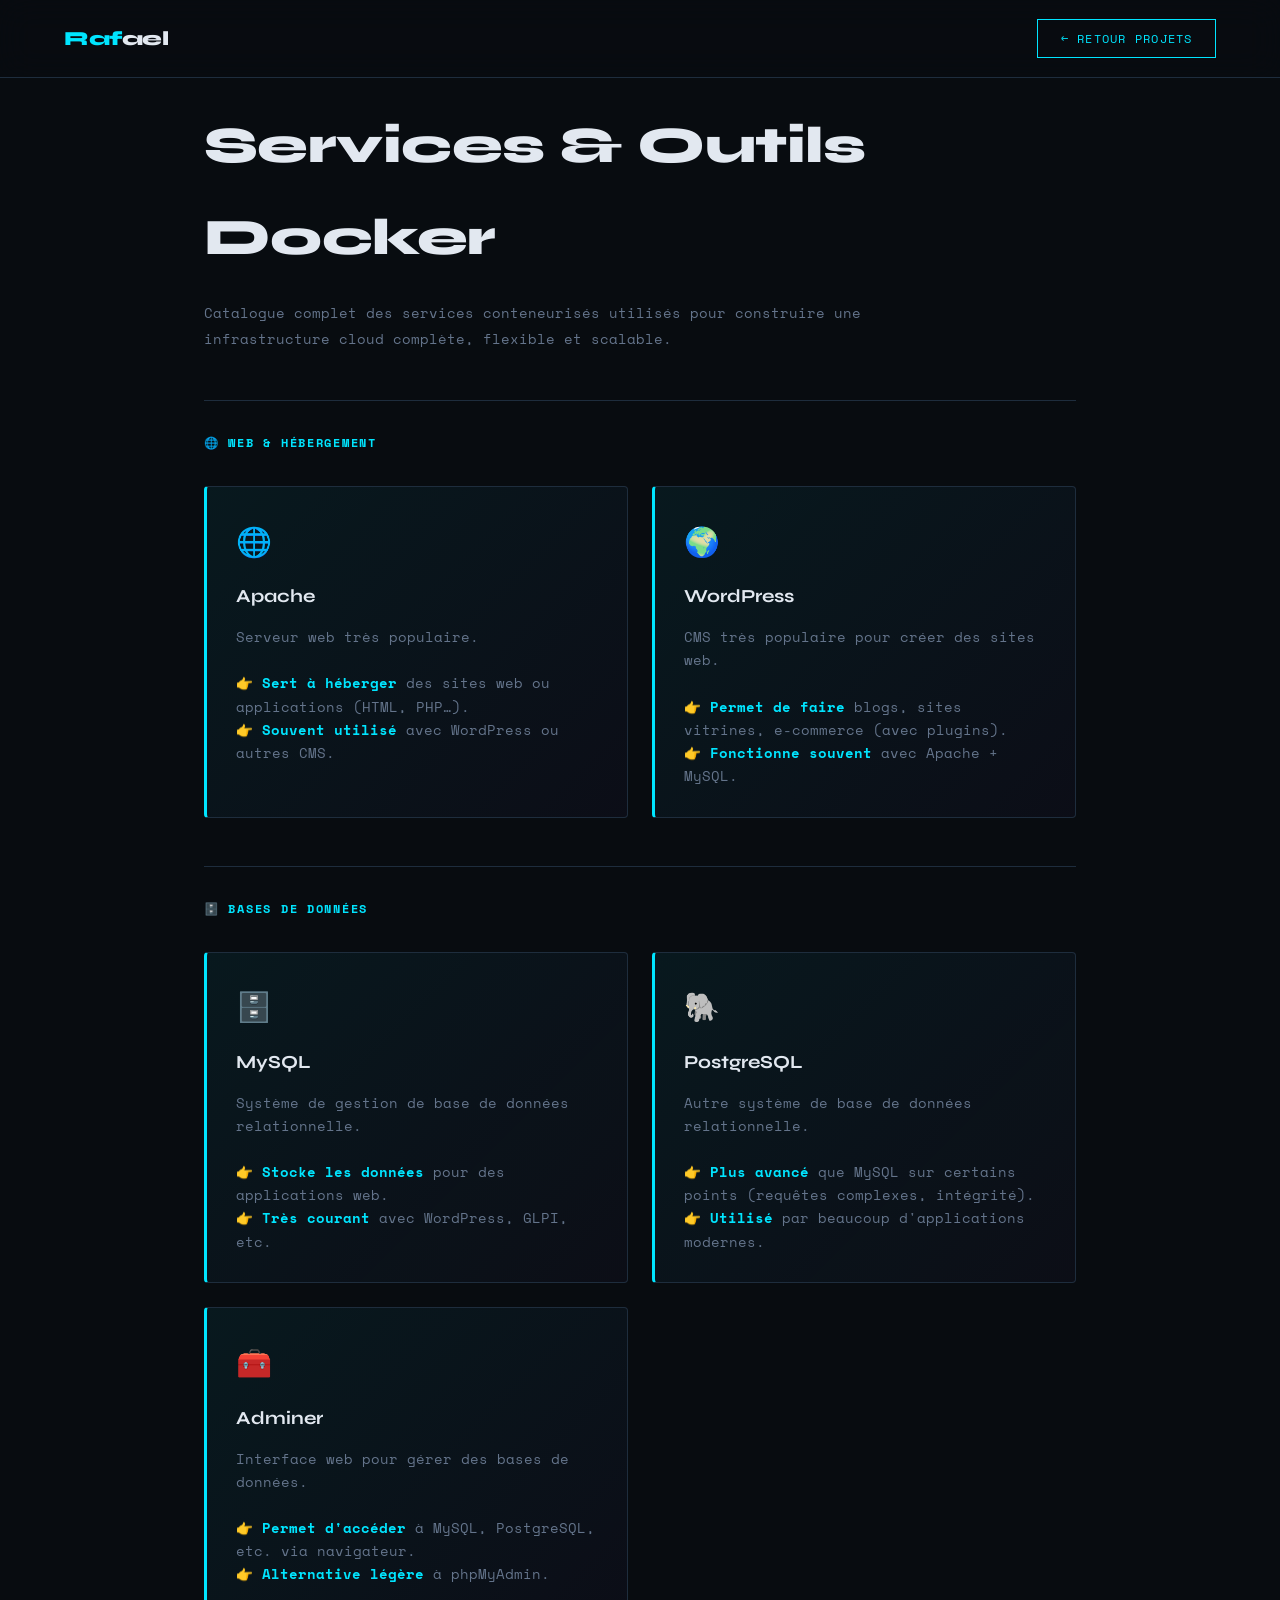
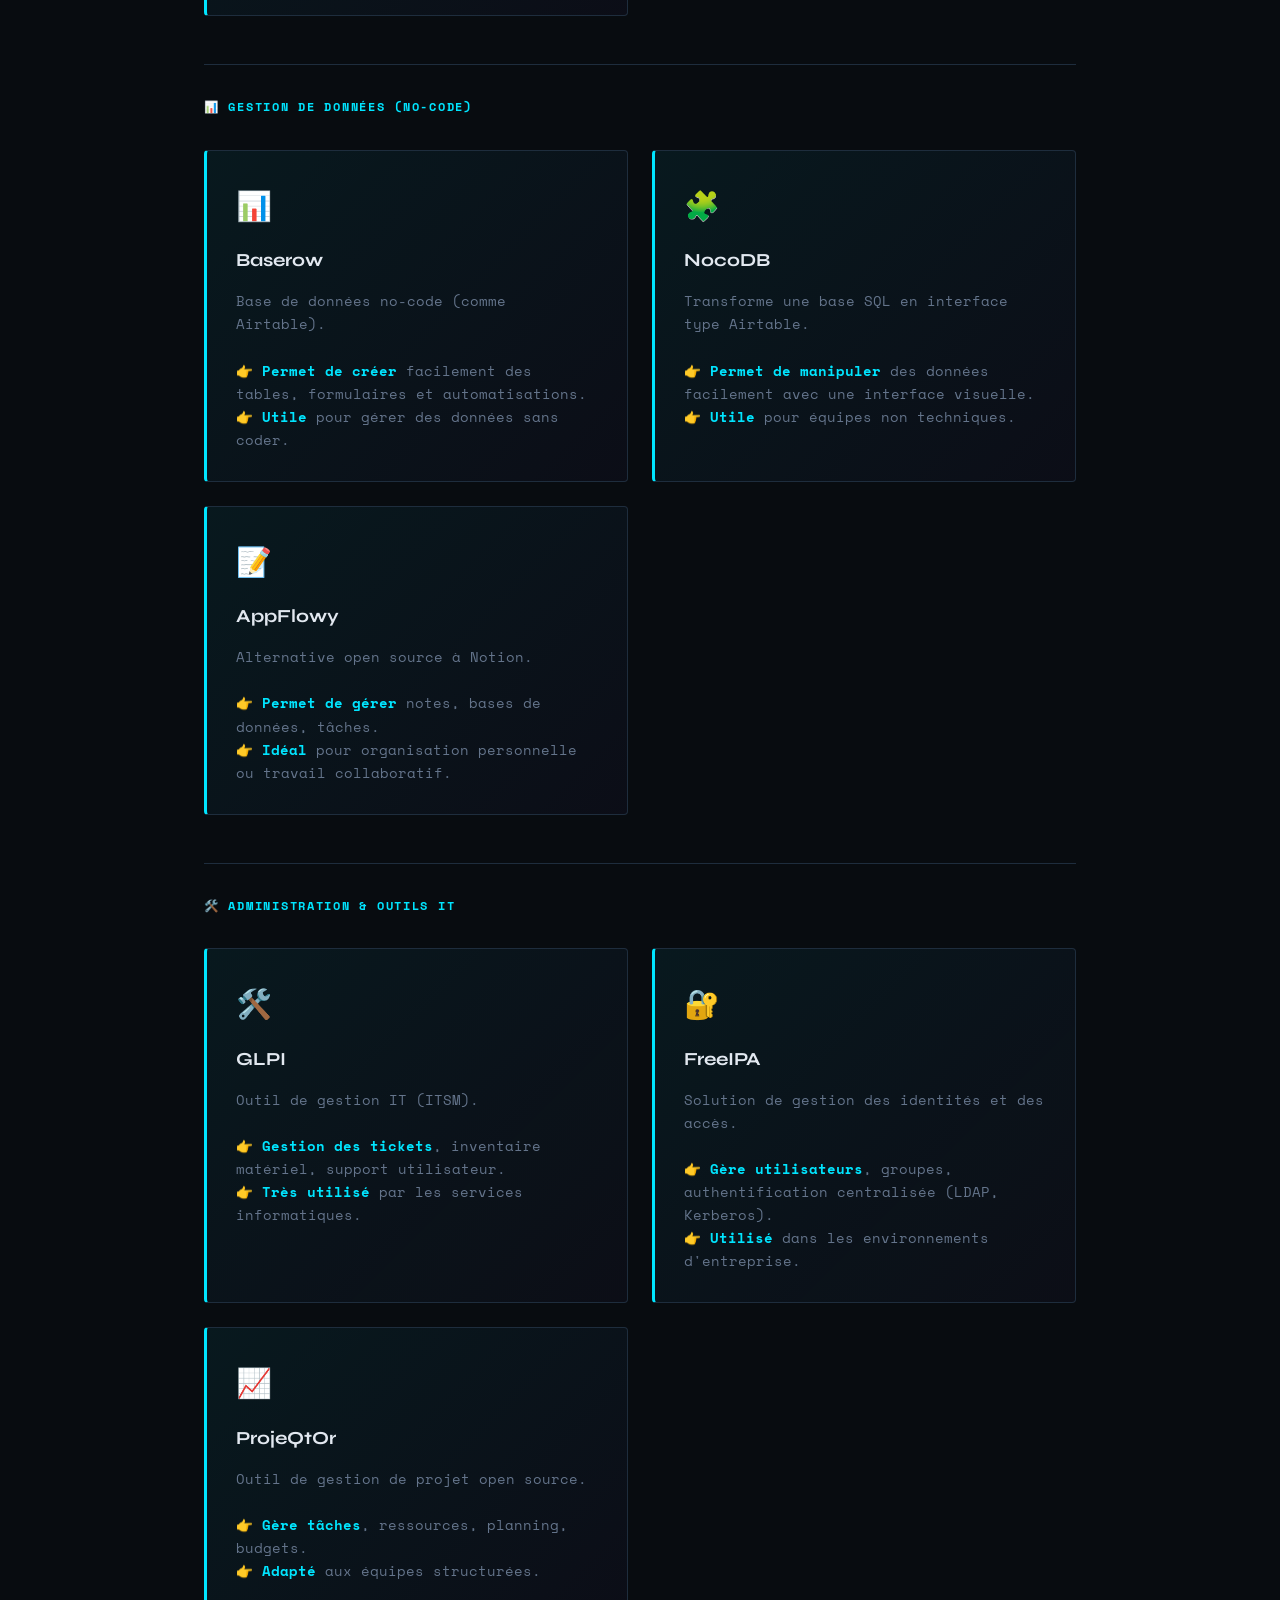
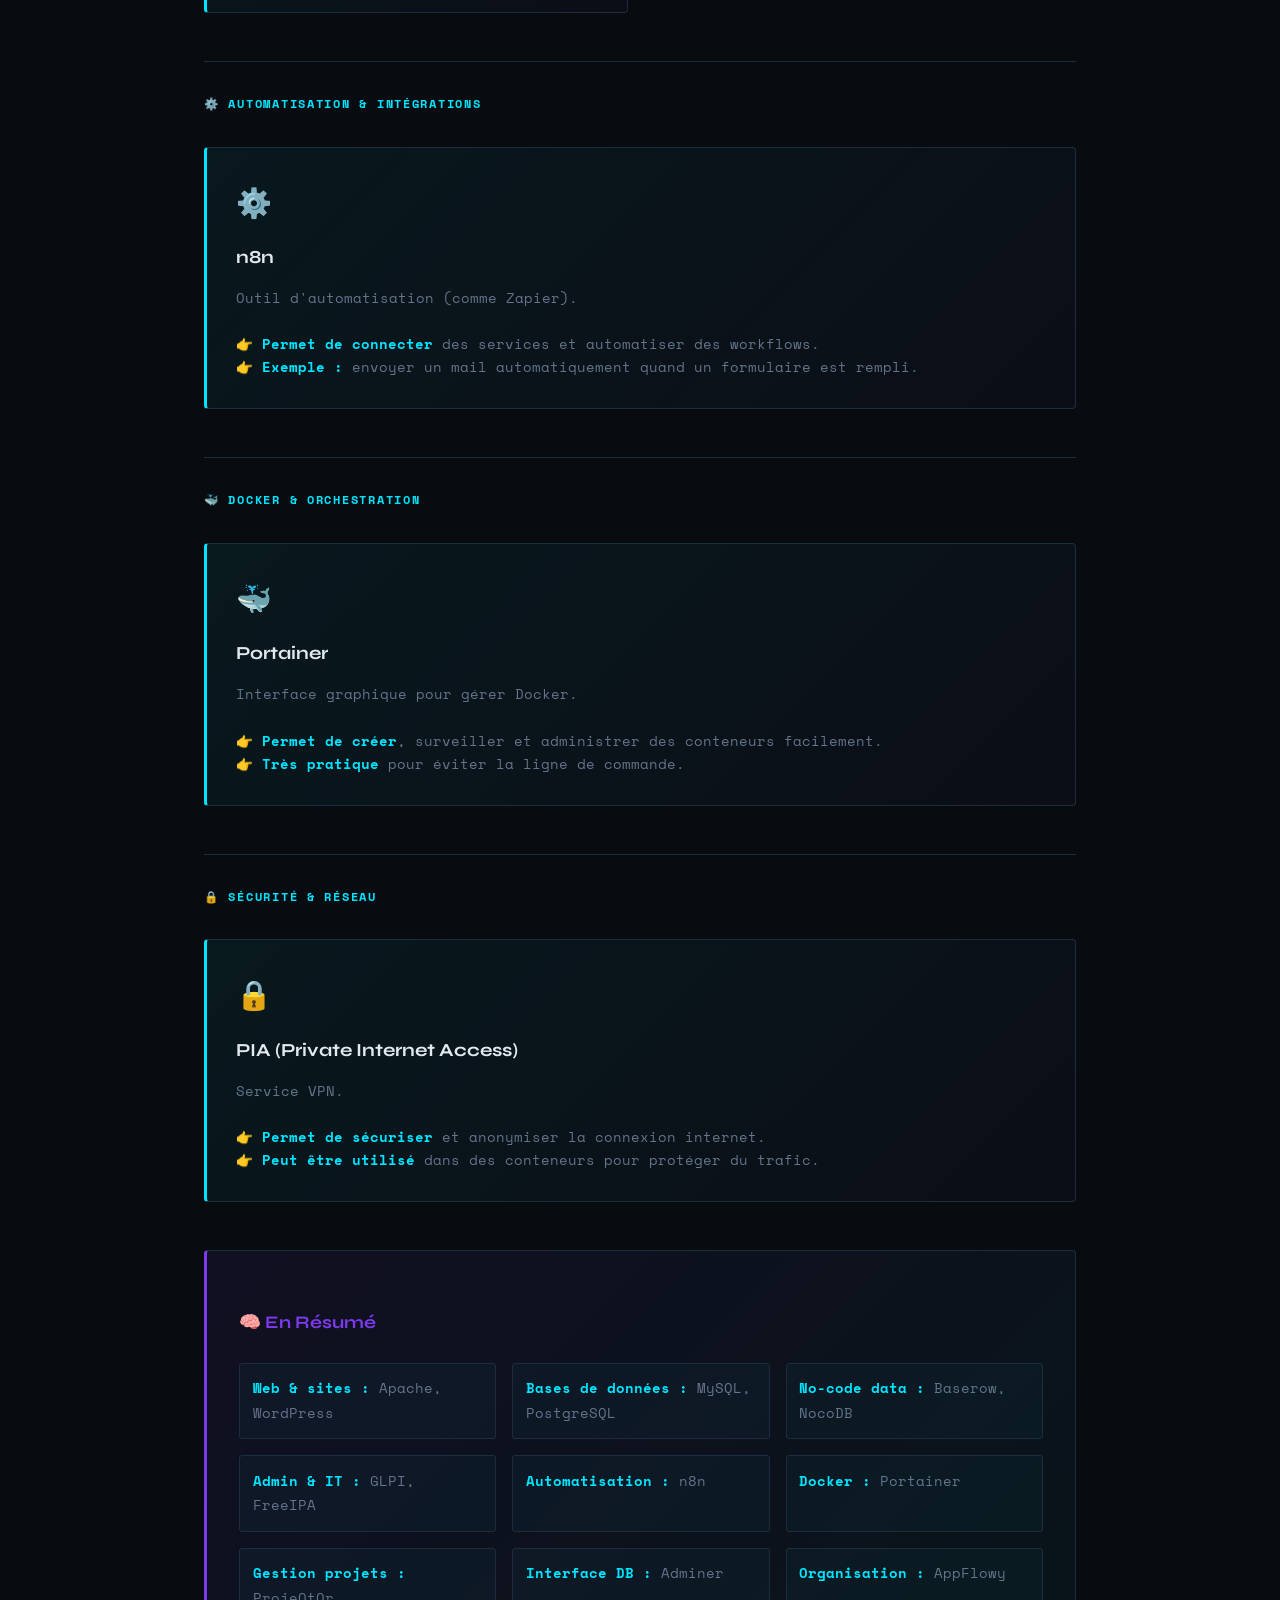
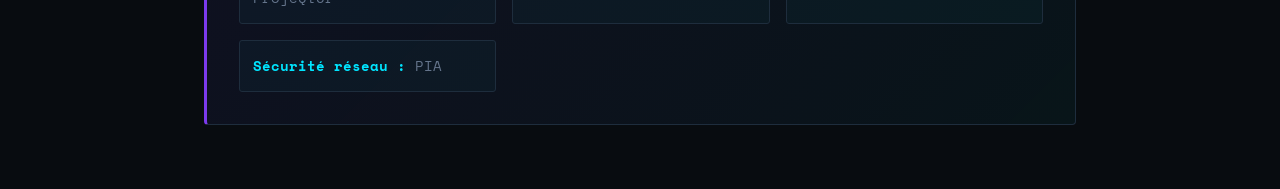
<file: docker.html>
<!DOCTYPE html>
<html lang="fr">
<head>
  <meta charset="UTF-8" />
  <meta name="viewport" content="width=device-width, initial-scale=1.0" />
  <title>Services Docker — Écosystème</title>
  <link rel="icon" type="image/png" href="RJ-portfolio.png" />
  <link rel="preconnect" href="https://fonts.googleapis.com" />
  <link href="https://fonts.googleapis.com/css2?family=Space+Mono:ital,wght@0,400;0,700;1,400&family=Syne:wght@400;600;700;800&display=swap" rel="stylesheet" />
  <style>
    *, *::before, *::after { box-sizing: border-box; margin: 0; padding: 0; }

    :root {
      --bg: #080c10;
      --bg2: #0d1117;
      --surface: #111820;
      --border: #1e2d3d;
      --accent: #00e5ff;
      --accent2: #7c3aed;
      --text: #e2e8f0;
      --muted: #64748b;
      --font-head: 'Syne', sans-serif;
      --font-mono: 'Space Mono', monospace;
      --transition: .2s ease;
    }

    html { scroll-behavior: smooth; }

    body {
      background: var(--bg);
      color: var(--text);
      font-family: var(--font-mono);
      min-height: 100vh;
      overflow-x: hidden;
    }

    ::-webkit-scrollbar { width: 4px; }
    ::-webkit-scrollbar-track { background: var(--bg); }
    ::-webkit-scrollbar-thumb { background: var(--border); }

    /* ─── NAV ─── */
    nav {
      position: fixed;
      top: 0; left: 0; right: 0;
      z-index: 100;
      display: flex;
      align-items: center;
      justify-content: space-between;
      padding: 1.2rem 4rem;
      background: rgba(8, 12, 16, .88);
      backdrop-filter: blur(16px);
      -webkit-backdrop-filter: blur(16px);
      border-bottom: 1px solid var(--border);
    }

    .nav-logo {
      font-family: var(--font-head);
      font-weight: 800;
      font-size: 1.25rem;
      letter-spacing: -.02em;
      color: var(--accent);
      cursor: pointer;
      user-select: none;
      text-decoration: none;
    }
    .nav-logo span { color: var(--text); }

    .nav-links {
      display: flex;
      gap: 2.5rem;
      list-style: none;
    }

    .nav-links a {
      font-size: .78rem;
      letter-spacing: .1em;
      text-transform: uppercase;
      color: var(--muted);
      text-decoration: none;
      cursor: pointer;
      transition: color var(--transition);
    }
    .nav-links a:hover { color: var(--accent); }

    .nav-cta {
      font-size: .78rem;
      letter-spacing: .1em;
      text-transform: uppercase;
      padding: .55rem 1.4rem;
      border: 1px solid var(--accent);
      color: var(--accent);
      background: transparent;
      cursor: pointer;
      font-family: var(--font-mono);
      transition: background var(--transition), color var(--transition);
      text-decoration: none;
    }
    .nav-cta:hover { background: var(--accent); color: var(--bg); }

    /* ─── MAIN ─── */
    main {
      max-width: 1000px;
      margin: 0 auto;
      padding: 100px 4rem 4rem;
      line-height: 1.8;
    }

    main h1 {
      font-family: var(--font-head);
      font-size: clamp(2rem, 5vw, 3.2rem);
      font-weight: 800;
      margin-bottom: 1rem;
      color: var(--text);
      letter-spacing: -.01em;
    }

    main > p {
      font-size: .95rem;
      color: var(--muted);
      margin-bottom: 2rem;
      max-width: 700px;
    }

    main h2 {
      font-family: var(--font-head);
      font-size: 1.5rem;
      font-weight: 700;
      margin-top: 2.5rem;
      margin-bottom: 1.2rem;
      color: var(--accent);
      letter-spacing: -.01em;
    }

    main h3 {
      font-family: var(--font-head);
      font-size: 1.1rem;
      font-weight: 700;
      margin-top: 1.5rem;
      margin-bottom: .8rem;
      color: var(--text);
    }

    main p {
      font-size: .9rem;
      color: var(--muted);
      margin-bottom: 1rem;
    }

    main ul {
      list-style: none;
      padding-left: 0;
      margin-bottom: 1.5rem;
    }

    main li {
      font-size: .9rem;
      color: var(--muted);
      padding-left: 1.5rem;
      margin-bottom: .6rem;
      position: relative;
    }

    main li:before {
      content: "→";
      position: absolute;
      left: 0;
      color: var(--accent);
      font-weight: bold;
    }

    /* ─── SERVICES GRID ─── */
    .services-grid {
      display: grid;
      grid-template-columns: repeat(auto-fit, minmax(350px, 1fr));
      gap: 1.5rem;
      margin-top: 2rem;
      margin-bottom: 3rem;
    }

    .service-card {
      background: linear-gradient(135deg, rgba(0,229,255,.06) 0%, rgba(124,58,237,.03) 100%);
      border: 1px solid var(--border);
      border-left: 3px solid var(--accent);
      padding: 1.8rem;
      border-radius: 4px;
      transition: all var(--transition);
      position: relative;
      overflow: hidden;
    }

    .service-card:hover {
      border-color: var(--accent);
      border-left-color: var(--accent2);
      transform: translateY(-4px);
      box-shadow: 0 8px 24px rgba(0,229,255,.1);
    }

    .service-card::before {
      content: '';
      position: absolute;
      inset: 0;
      background: linear-gradient(135deg, rgba(0,229,255,.08), transparent);
      opacity: 0;
      transition: opacity var(--transition);
    }

    .service-card:hover::before {
      opacity: 1;
    }

    .service-emoji {
      font-size: 1.8rem;
      margin-bottom: .8rem;
      display: block;
    }

    .service-title {
      font-family: var(--font-head);
      font-size: 1.15rem;
      font-weight: 700;
      color: var(--text);
      margin-bottom: .8rem;
      position: relative;
      z-index: 1;
    }

    .service-desc {
      font-size: .85rem;
      color: var(--muted);
      line-height: 1.7;
      position: relative;
      z-index: 1;
    }

    .service-desc strong {
      color: var(--accent);
      font-weight: 700;
    }

    /* ─── CATEGORY SECTION ─── */
    .category-section {
      margin-top: 3rem;
      padding-top: 2rem;
      border-top: 1px solid var(--border);
    }

    .category-label {
      font-size: .72rem;
      letter-spacing: .15em;
      text-transform: uppercase;
      color: var(--accent);
      margin-bottom: 1rem;
      font-weight: 700;
    }

    /* ─── SUMMARY ─── */
    .summary-box {
      background: linear-gradient(135deg, rgba(124,58,237,.08) 0%, rgba(0,229,255,.04) 100%);
      border: 1px solid var(--border);
      border-left: 3px solid var(--accent2);
      padding: 2rem;
      margin-top: 3rem;
      border-radius: 4px;
    }

    .summary-box h3 {
      color: var(--accent2);
      margin-bottom: 1rem;
    }

    .summary-list {
      display: grid;
      grid-template-columns: repeat(auto-fit, minmax(200px, 1fr));
      gap: 1rem;
      margin-top: 1.5rem;
    }

    .summary-item {
      font-size: .85rem;
      color: var(--muted);
      padding: .8rem;
      background: rgba(0,229,255,.03);
      border: 1px solid var(--border);
      border-radius: 3px;
    }

    .summary-item strong {
      color: var(--accent);
    }

    /* ─── RESPONSIVE ─── */
    @media (max-width: 768px) {
      nav { padding: 1rem 1.5rem; }
      main { padding: 90px 1.5rem 2rem; }
      .services-grid { grid-template-columns: 1fr; }
      .summary-list { grid-template-columns: 1fr; }
    }

    pre {
      background: var(--bg2);
      border: 1px solid var(--border);
      padding: 1rem;
      margin: 1rem 0;
      border-radius: 4px;
      overflow-x: auto;
      font-size: .8rem;
      color: var(--accent);
    }

    code {
      font-family: var(--font-mono);
      color: var(--accent);
    }
  </style>
</head>
<body>

  <nav>
    <a href="index.html" class="nav-logo">Raf<span>ael</span></a>
    <a href="index.html?section=projects" class="nav-cta">← Retour Projets</a>
  </nav>

  <main>
    <h1>Services & Outils Docker</h1>
    <p>Catalogue complet des services conteneurisés utilisés pour construire une infrastructure cloud complète, flexible et scalable.</p>

    <!-- WEB & HÉBERGEMENT -->
    <div class="category-section">
      <div class="category-label">🌐 Web & Hébergement</div>
      <div class="services-grid">
        <div class="service-card">
          <span class="service-emoji">🌐</span>
          <div class="service-title">Apache</div>
          <div class="service-desc">
            Serveur web très populaire.<br><br>
            <strong>👉 Sert à héberger</strong> des sites web ou applications (HTML, PHP…).<br>
            <strong>👉 Souvent utilisé</strong> avec WordPress ou autres CMS.
          </div>
        </div>

        <div class="service-card">
          <span class="service-emoji">🌍</span>
          <div class="service-title">WordPress</div>
          <div class="service-desc">
            CMS très populaire pour créer des sites web.<br><br>
            <strong>👉 Permet de faire</strong> blogs, sites vitrines, e-commerce (avec plugins).<br>
            <strong>👉 Fonctionne souvent</strong> avec Apache + MySQL.
          </div>
        </div>
      </div>
    </div>

    <!-- BASES DE DONNÉES -->
    <div class="category-section">
      <div class="category-label">🗄️ Bases de Données</div>
      <div class="services-grid">
        <div class="service-card">
          <span class="service-emoji">🗄️</span>
          <div class="service-title">MySQL</div>
          <div class="service-desc">
            Système de gestion de base de données relationnelle.<br><br>
            <strong>👉 Stocke les données</strong> pour des applications web.<br>
            <strong>👉 Très courant</strong> avec WordPress, GLPI, etc.
          </div>
        </div>

        <div class="service-card">
          <span class="service-emoji">🐘</span>
          <div class="service-title">PostgreSQL</div>
          <div class="service-desc">
            Autre système de base de données relationnelle.<br><br>
            <strong>👉 Plus avancé</strong> que MySQL sur certains points (requêtes complexes, intégrité).<br>
            <strong>👉 Utilisé</strong> par beaucoup d'applications modernes.
          </div>
        </div>

        <div class="service-card">
          <span class="service-emoji">🧰</span>
          <div class="service-title">Adminer</div>
          <div class="service-desc">
            Interface web pour gérer des bases de données.<br><br>
            <strong>👉 Permet d'accéder</strong> à MySQL, PostgreSQL, etc. via navigateur.<br>
            <strong>👉 Alternative légère</strong> à phpMyAdmin.
          </div>
        </div>
      </div>
    </div>

    <!-- GESTION DE DONNÉES NO-CODE -->
    <div class="category-section">
      <div class="category-label">📊 Gestion de Données (No-Code)</div>
      <div class="services-grid">
        <div class="service-card">
          <span class="service-emoji">📊</span>
          <div class="service-title">Baserow</div>
          <div class="service-desc">
            Base de données no-code (comme Airtable).<br><br>
            <strong>👉 Permet de créer</strong> facilement des tables, formulaires et automatisations.<br>
            <strong>👉 Utile</strong> pour gérer des données sans coder.
          </div>
        </div>

        <div class="service-card">
          <span class="service-emoji">🧩</span>
          <div class="service-title">NocoDB</div>
          <div class="service-desc">
            Transforme une base SQL en interface type Airtable.<br><br>
            <strong>👉 Permet de manipuler</strong> des données facilement avec une interface visuelle.<br>
            <strong>👉 Utile</strong> pour équipes non techniques.
          </div>
        </div>

        <div class="service-card">
          <span class="service-emoji">📝</span>
          <div class="service-title">AppFlowy</div>
          <div class="service-desc">
            Alternative open source à Notion.<br><br>
            <strong>👉 Permet de gérer</strong> notes, bases de données, tâches.<br>
            <strong>👉 Idéal</strong> pour organisation personnelle ou travail collaboratif.
          </div>
        </div>
      </div>
    </div>

    <!-- ADMIN & OUTILS IT -->
    <div class="category-section">
      <div class="category-label">🛠️ Administration & Outils IT</div>
      <div class="services-grid">
        <div class="service-card">
          <span class="service-emoji">🛠️</span>
          <div class="service-title">GLPI</div>
          <div class="service-desc">
            Outil de gestion IT (ITSM).<br><br>
            <strong>👉 Gestion des tickets</strong>, inventaire matériel, support utilisateur.<br>
            <strong>👉 Très utilisé</strong> par les services informatiques.
          </div>
        </div>

        <div class="service-card">
          <span class="service-emoji">🔐</span>
          <div class="service-title">FreeIPA</div>
          <div class="service-desc">
            Solution de gestion des identités et des accès.<br><br>
            <strong>👉 Gère utilisateurs</strong>, groupes, authentification centralisée (LDAP, Kerberos).<br>
            <strong>👉 Utilisé</strong> dans les environnements d'entreprise.
          </div>
        </div>

        <div class="service-card">
          <span class="service-emoji">📈</span>
          <div class="service-title">ProjeQtOr</div>
          <div class="service-desc">
            Outil de gestion de projet open source.<br><br>
            <strong>👉 Gère tâches</strong>, ressources, planning, budgets.<br>
            <strong>👉 Adapté</strong> aux équipes structurées.
          </div>
        </div>
      </div>
    </div>

    <!-- AUTOMATISATION & INTÉGRATIONS -->
    <div class="category-section">
      <div class="category-label">⚙️ Automatisation & Intégrations</div>
      <div class="services-grid">
        <div class="service-card">
          <span class="service-emoji">⚙️</span>
          <div class="service-title">n8n</div>
          <div class="service-desc">
            Outil d'automatisation (comme Zapier).<br><br>
            <strong>👉 Permet de connecter</strong> des services et automatiser des workflows.<br>
            <strong>👉 Exemple :</strong> envoyer un mail automatiquement quand un formulaire est rempli.
          </div>
        </div>
      </div>
    </div>

    <!-- DOCKER & ORCHESTRATION -->
    <div class="category-section">
      <div class="category-label">🐳 Docker & Orchestration</div>
      <div class="services-grid">
        <div class="service-card">
          <span class="service-emoji">🐳</span>
          <div class="service-title">Portainer</div>
          <div class="service-desc">
            Interface graphique pour gérer Docker.<br><br>
            <strong>👉 Permet de créer</strong>, surveiller et administrer des conteneurs facilement.<br>
            <strong>👉 Très pratique</strong> pour éviter la ligne de commande.
          </div>
        </div>
      </div>
    </div>

    <!-- SÉCURITÉ & RÉSEAU -->
    <div class="category-section">
      <div class="category-label">🔒 Sécurité & Réseau</div>
      <div class="services-grid">
        <div class="service-card">
          <span class="service-emoji">🔒</span>
          <div class="service-title">PIA (Private Internet Access)</div>
          <div class="service-desc">
            Service VPN.<br><br>
            <strong>👉 Permet de sécuriser</strong> et anonymiser la connexion internet.<br>
            <strong>👉 Peut être utilisé</strong> dans des conteneurs pour protéger du trafic.
          </div>
        </div>
      </div>
    </div>

    <!-- RÉSUMÉ -->
    <div class="summary-box">
      <h3>🧠 En Résumé</h3>
      <div class="summary-list">
        <div class="summary-item"><strong>Web & sites :</strong> Apache, WordPress</div>
        <div class="summary-item"><strong>Bases de données :</strong> MySQL, PostgreSQL</div>
        <div class="summary-item"><strong>No-code data :</strong> Baserow, NocoDB</div>
        <div class="summary-item"><strong>Admin & IT :</strong> GLPI, FreeIPA</div>
        <div class="summary-item"><strong>Automatisation :</strong> n8n</div>
        <div class="summary-item"><strong>Docker :</strong> Portainer</div>
        <div class="summary-item"><strong>Gestion projets :</strong> ProjeQtOr</div>
        <div class="summary-item"><strong>Interface DB :</strong> Adminer</div>
        <div class="summary-item"><strong>Organisation :</strong> AppFlowy</div>
        <div class="summary-item"><strong>Sécurité réseau :</strong> PIA</div>
      </div>
    </div>

  </main>

</body>
</html>
</file>
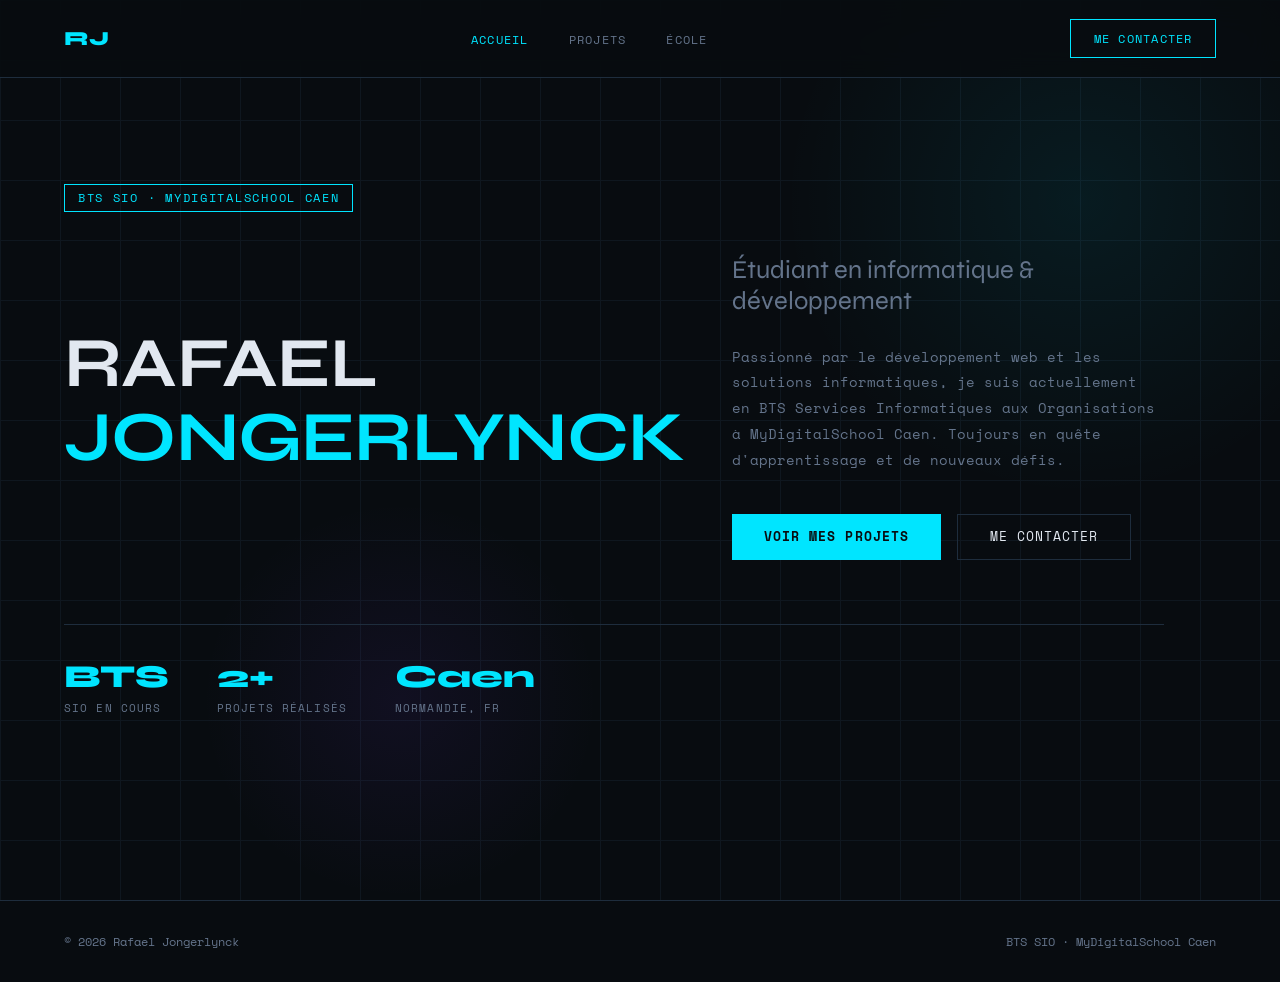
<file: portifolio.html>
<!DOCTYPE html>
<html lang="fr">
<head>
  <meta charset="UTF-8" />
  <meta name="viewport" content="width=device-width, initial-scale=1.0" />
  <title>Rafael Jongerlynck — Portfolio</title>
  <link rel="preconnect" href="https://fonts.googleapis.com" />
  <link href="https://fonts.googleapis.com/css2?family=Space+Mono:ital,wght@0,400;0,700;1,400&family=Syne:wght@400;600;700;800&display=swap" rel="stylesheet" />
  <style>
    *, *::before, *::after { box-sizing: border-box; margin: 0; padding: 0; }

    :root {
      --bg: #080c10;
      --bg2: #0d1117;
      --surface: #111820;
      --border: #1e2d3d;
      --accent: #00e5ff;
      --accent2: #7c3aed;
      --text: #e2e8f0;
      --muted: #64748b;
      --font-head: 'Syne', sans-serif;
      --font-mono: 'Space Mono', monospace;
    }

    html { scroll-behavior: smooth; }

    body {
      background: var(--bg);
      color: var(--text);
      font-family: var(--font-mono);
      min-height: 100vh;
      overflow-x: hidden;
    }

    /* ─── NAV ─── */
    nav {
      position: fixed;
      top: 0; left: 0; right: 0;
      z-index: 100;
      display: flex;
      align-items: center;
      justify-content: space-between;
      padding: 1.2rem 4rem;
      background: rgba(8,12,16,.85);
      backdrop-filter: blur(16px);
      border-bottom: 1px solid var(--border);
    }

    .nav-logo {
      font-family: var(--font-head);
      font-weight: 800;
      font-size: 1.25rem;
      letter-spacing: -.02em;
      color: var(--accent);
      cursor: pointer;
    }
    .nav-logo span { color: var(--text); }

    .nav-links { display: flex; gap: 2.5rem; list-style: none; }
    .nav-links a {
      font-size: .78rem;
      letter-spacing: .1em;
      text-transform: uppercase;
      color: var(--muted);
      text-decoration: none;
      transition: color .2s;
      cursor: pointer;
    }
    .nav-links a:hover, .nav-links a.active { color: var(--accent); }

    .nav-cta {
      font-size: .78rem;
      letter-spacing: .1em;
      text-transform: uppercase;
      padding: .55rem 1.4rem;
      border: 1px solid var(--accent);
      color: var(--accent);
      background: transparent;
      cursor: pointer;
      font-family: var(--font-mono);
      transition: background .2s, color .2s;
    }
    .nav-cta:hover { background: var(--accent); color: var(--bg); }

    /* ─── PAGES ─── */
    .page { display: none; padding-top: 80px; min-height: 100vh; }
    .page.active { display: block; }

    /* ─── HOME ─── */
    #home {
      display: none;
      flex-direction: column;
      justify-content: center;
      align-items: flex-start;
      min-height: 100vh;
      padding: 0 4rem;
      position: relative;
      overflow: hidden;
    }
    #home.active { display: flex; }

    .home-grid-bg {
      position: absolute;
      inset: 0;
      background-image:
        linear-gradient(var(--border) 1px, transparent 1px),
        linear-gradient(90deg, var(--border) 1px, transparent 1px);
      background-size: 60px 60px;
      opacity: .35;
    }

    .home-glow {
      position: absolute;
      width: 600px; height: 600px;
      border-radius: 50%;
      background: radial-gradient(circle, rgba(0,229,255,.07) 0%, transparent 70%);
      top: -100px; right: -100px;
      pointer-events: none;
    }
    .home-glow2 {
      position: absolute;
      width: 400px; height: 400px;
      border-radius: 50%;
      background: radial-gradient(circle, rgba(124,58,237,.08) 0%, transparent 70%);
      bottom: 0; left: 200px;
      pointer-events: none;
    }

    .hero-content { position: relative; z-index: 2; max-width: 1100px; }

    .hero-grid {
      display: flex;
      gap: 3rem;
      align-items: center;
      justify-content: space-between;
    }
    .hero-left { flex: 0 0 45%; display: flex; align-items: center; }
    .hero-right { flex: 1 1 55%; }
    .hero-name { text-transform: uppercase; }

    @media (max-width: 768px) {
      .hero-grid { flex-direction: column; gap: 1.2rem; }
      .hero-left, .hero-right { flex: 1 1 100%; }
      .hero-name { font-size: clamp(2rem, 8vw, 3.2rem); }
      #home { padding-left: 1.5rem; padding-right: 1.5rem; }
    }

    .hero-tag {
      display: inline-block;
      font-size: .72rem;
      letter-spacing: .15em;
      text-transform: uppercase;
      color: var(--accent);
      border: 1px solid var(--accent);
      padding: .3rem .8rem;
      margin-bottom: 1.8rem;
      opacity: 0;
      animation: fadeUp .6s .2s forwards;
    }

    .hero-name {
      font-family: var(--font-head);
      font-weight: 700;
      font-size: clamp(2.6rem, 5.5vw, 4.8rem);
      line-height: 1.05;
      letter-spacing: -0.01em;
      color: var(--text);
      opacity: 0;
      animation: fadeUp .6s .35s forwards;
    }
    .hero-name .accent { color: var(--accent); }

    .hero-sub {
      font-family: var(--font-head);
      font-size: clamp(1.1rem, 2.5vw, 1.6rem);
      color: var(--muted);
      margin-top: .8rem;
      opacity: 0;
      animation: fadeUp .6s .5s forwards;
    }

    .hero-desc {
      font-size: .85rem;
      line-height: 1.9;
      color: var(--muted);
      margin-top: 1.8rem;
      max-width: 520px;
      opacity: 0;
      animation: fadeUp .6s .65s forwards;
    }

    .hero-actions {
      display: flex;
      gap: 1rem;
      margin-top: 2.5rem;
      opacity: 0;
      animation: fadeUp .6s .8s forwards;
    }

    .btn-primary {
      padding: .8rem 2rem;
      background: var(--accent);
      color: var(--bg);
      font-family: var(--font-mono);
      font-size: .8rem;
      letter-spacing: .08em;
      text-transform: uppercase;
      border: none;
      cursor: pointer;
      font-weight: 700;
      transition: opacity .2s, transform .2s;
    }
    .btn-primary:hover { opacity: .85; transform: translateY(-2px); }

    .btn-ghost {
      padding: .8rem 2rem;
      background: transparent;
      color: var(--text);
      font-family: var(--font-mono);
      font-size: .8rem;
      letter-spacing: .08em;
      text-transform: uppercase;
      border: 1px solid var(--border);
      cursor: pointer;
      transition: border-color .2s, color .2s;
    }
    .btn-ghost:hover { border-color: var(--accent); color: var(--accent); }

    .hero-stats {
      display: flex;
      gap: 3rem;
      margin-top: 4rem;
      padding-top: 2rem;
      border-top: 1px solid var(--border);
      opacity: 0;
      animation: fadeUp .6s 1s forwards;
    }
    .stat-val {
      font-family: var(--font-head);
      font-size: 2rem;
      font-weight: 800;
      color: var(--accent);
    }
    .stat-label { font-size: .7rem; color: var(--muted); letter-spacing: .1em; text-transform: uppercase; margin-top: .2rem; }

    @keyframes fadeUp {
      from { opacity: 0; transform: translateY(24px); }
      to   { opacity: 1; transform: translateY(0); }
    }

    /* ─── SECTION COMMONS ─── */
    .section-inner { max-width: 1100px; margin: 0 auto; padding: 5rem 4rem; }
    .section-label {
      font-size: .72rem;
      letter-spacing: .2em;
      text-transform: uppercase;
      color: var(--accent);
      margin-bottom: 1rem;
    }
    .section-title {
      font-family: var(--font-head);
      font-weight: 800;
      font-size: clamp(2rem, 4vw, 3rem);
      letter-spacing: -.02em;
      line-height: 1.1;
    }
    .section-divider {
      width: 60px; height: 3px;
      background: var(--accent);
      margin: 1.5rem 0 3rem;
    }

    /* ─── PROJETS ─── */
    .projects-grid {
      display: grid;
      grid-template-columns: repeat(auto-fill, minmax(320px, 1fr));
      gap: 1.5rem;
      margin-top: 2rem;
    }

    .project-card {
      background: var(--surface);
      border: 1px solid var(--border);
      padding: 2rem;
      position: relative;
      overflow: hidden;
      transition: border-color .25s, transform .25s;
      cursor: default;
    }
    .project-link { display: block; color: inherit; text-decoration: none; }
    .project-link .project-card { cursor: pointer; }
    .project-card::before {
      content: '';
      position: absolute;
      inset: 0;
      background: linear-gradient(135deg, rgba(0,229,255,.04), transparent);
      opacity: 0;
      transition: opacity .25s;
    }
    .project-card:hover { border-color: var(--accent); transform: translateY(-4px); }
    .project-card:hover::before { opacity: 1; }

    .project-num {
      font-size: .72rem;
      color: var(--accent);
      letter-spacing: .15em;
      margin-bottom: 1rem;
    }
    .project-name {
      font-family: var(--font-head);
      font-size: 1.3rem;
      font-weight: 700;
      margin-bottom: .6rem;
    }
    .project-desc { font-size: .82rem; color: var(--muted); line-height: 1.7; }
    .project-tags { display: flex; flex-wrap: wrap; gap: .5rem; margin-top: 1.2rem; }
    .tag {
      font-size: .68rem;
      letter-spacing: .08em;
      text-transform: uppercase;
      padding: .25rem .7rem;
      border: 1px solid var(--border);
      color: var(--muted);
    }

    .project-arrow {
      position: absolute;
      top: 1.5rem; right: 1.5rem;
      font-size: 1.2rem;
      color: var(--muted);
      transition: color .2s, transform .2s;
    }
    .project-card:hover .project-arrow { color: var(--accent); transform: translate(3px,-3px); }

    /* ─── ÉCOLE ─── */
    .school-layout {
      display: grid;
      grid-template-columns: 1fr 1fr;
      gap: 4rem;
      align-items: start;
    }
    @media (max-width: 768px) { .school-layout { grid-template-columns: 1fr; } }

    .school-badge {
      display: inline-block;
      background: var(--surface);
      border: 1px solid var(--border);
      padding: 2.5rem;
      text-align: center;
      margin-bottom: 1.5rem;
    }
    .school-logo-text {
      font-family: var(--font-head);
      font-size: 2.5rem;
      font-weight: 800;
      color: var(--accent);
      line-height: 1;
    }
    .school-logo-sub { font-size: .75rem; color: var(--muted); letter-spacing: .12em; text-transform: uppercase; margin-top: .4rem; }

    .info-block { margin-bottom: 1.5rem; }
    .info-key { font-size: .7rem; letter-spacing: .15em; text-transform: uppercase; color: var(--accent); margin-bottom: .3rem; }
    .info-val { font-size: .9rem; color: var(--text); line-height: 1.6; }

    .formation-cards { display: flex; flex-direction: column; gap: 1rem; }
    .formation-card {
      background: var(--surface);
      border: 1px solid var(--border);
      border-left: 3px solid var(--accent);
      padding: 1.2rem 1.5rem;
    }
    .formation-card h3 { font-family: var(--font-head); font-size: 1rem; font-weight: 700; margin-bottom: .3rem; }
    .formation-card p { font-size: .8rem; color: var(--muted); line-height: 1.6; }

    .skills-grid { display: flex; flex-direction: column; gap: .8rem; margin-top: 2rem; }
    .skill-row { display: flex; align-items: center; gap: 1rem; }
    .skill-name { font-size: .78rem; width: 130px; flex-shrink: 0; }
    .skill-bar { flex: 1; height: 4px; background: var(--border); position: relative; overflow: hidden; }
    .skill-fill { height: 100%; background: linear-gradient(90deg, var(--accent), var(--accent2)); border-radius: 2px; }
    .skill-pct { font-size: .7rem; color: var(--muted); width: 35px; text-align: right; }

    /* ─── CONTACT ─── */
    .contact-layout {
      display: grid;
      grid-template-columns: 1fr 1.4fr;
      gap: 4rem;
      align-items: start;
    }
    @media (max-width: 768px) { .contact-layout { grid-template-columns: 1fr; } }

    .contact-info p { font-size: .85rem; color: var(--muted); line-height: 1.8; margin-bottom: 2rem; }

    .contact-link {
      display: flex;
      align-items: center;
      gap: 1rem;
      padding: 1rem 1.2rem;
      border: 1px solid var(--border);
      margin-bottom: .8rem;
      text-decoration: none;
      color: var(--text);
      font-size: .82rem;
      transition: border-color .2s, background .2s;
      cursor: pointer;
    }
    .contact-link:hover { border-color: var(--accent); background: rgba(0,229,255,.03); }
    .contact-link-icon { font-size: 1.1rem; }
    .contact-link-label { flex: 1; }
    .contact-link-val { color: var(--muted); font-size: .78rem; }

    .contact-form { display: flex; flex-direction: column; gap: 1.2rem; }

    .form-group { display: flex; flex-direction: column; gap: .5rem; }
    .form-label { font-size: .72rem; letter-spacing: .12em; text-transform: uppercase; color: var(--accent); }

    .form-input, .form-textarea {
      background: var(--surface);
      border: 1px solid var(--border);
      color: var(--text);
      font-family: var(--font-mono);
      font-size: .83rem;
      padding: .85rem 1rem;
      outline: none;
      transition: border-color .2s;
      width: 100%;
      resize: none;
    }
    .form-input:focus, .form-textarea:focus { border-color: var(--accent); }
    .form-textarea { min-height: 140px; }

    .form-submit {
      padding: .9rem;
      background: var(--accent);
      color: var(--bg);
      font-family: var(--font-mono);
      font-size: .82rem;
      letter-spacing: .1em;
      text-transform: uppercase;
      border: none;
      cursor: pointer;
      font-weight: 700;
      transition: opacity .2s;
    }
    .form-submit:hover { opacity: .85; }

    .form-success {
      display: none;
      padding: 1rem;
      border: 1px solid var(--accent);
      color: var(--accent);
      font-size: .82rem;
      text-align: center;
    }

    /* ─── FOOTER ─── */
    footer {
      border-top: 1px solid var(--border);
      padding: 2rem 4rem;
      display: flex;
      justify-content: space-between;
      align-items: center;
      font-size: .72rem;
      color: var(--muted);
    }

    /* ─── SCROLLBAR ─── */
    ::-webkit-scrollbar { width: 4px; }
    ::-webkit-scrollbar-track { background: var(--bg); }
    ::-webkit-scrollbar-thumb { background: var(--border); }

    /* ─── RESPONSIVE NAV ─── */
    @media (max-width: 640px) {
      nav { padding: 1rem 1.5rem; }
      .nav-links { gap: 1.2rem; }
      .nav-cta { display: none; }
      #home, .section-inner { padding-left: 1.5rem; padding-right: 1.5rem; }
      footer { padding: 1.5rem; flex-direction: column; gap: .5rem; text-align: center; }
    }
  </style>
</head>
<body>

<!-- NAV -->
<nav>
  <div class="nav-logo" onclick="showPage('home')">RJ</div>
  <ul class="nav-links">
    <li><a onclick="showPage('home')" id="nav-home" class="active">Accueil</a></li>
    <li><a onclick="showPage('projects')" id="nav-projects">Projets</a></li>
    <li><a onclick="showPage('school')" id="nav-school">École</a></li>
  </ul>
  <button class="nav-cta" onclick="showPage('contact')">Me contacter</button>
</nav>

<!-- ═══════════════ HOME ═══════════════ -->
<section id="home" class="page active">
  <div class="home-grid-bg"></div>
  <div class="home-glow"></div>
  <div class="home-glow2"></div>

  <div class="hero-content">
    <span class="hero-tag">BTS SIO · MyDigitalSchool Caen</span>
    <div class="hero-grid">
      <div class="hero-left">
        <h1 class="hero-name">RAFAEL<br><span class="accent">JONGERLYNCK</span></h1>
      </div>
      <div class="hero-right">
        <p class="hero-sub">Étudiant en informatique & développement</p>
        <p class="hero-desc">
          Passionné par le développement web et les solutions informatiques,
          je suis actuellement en BTS Services Informatiques aux Organisations
          à MyDigitalSchool Caen. Toujours en quête d'apprentissage et de nouveaux défis.
        </p>
        <div class="hero-actions">
          <button class="btn-primary" onclick="showPage('projects')">Voir mes projets</button>
          <button class="btn-ghost" onclick="showPage('contact')">Me contacter</button>
        </div>
      </div>
    </div>
    <div class="hero-stats">
      <div>
        <div class="stat-val">BTS</div>
        <div class="stat-label">SIO en cours</div>
      </div>
      <div>
        <div class="stat-val">2+</div>
        <div class="stat-label">Projets réalisés</div>
      </div>
      <div>
        <div class="stat-val">Caen</div>
        <div class="stat-label">Normandie, FR</div>
      </div>
    </div>
  </div>
</section>

<!-- ═══════════════ PROJETS ═══════════════ -->
<section id="projects" class="page">
  <div class="section-inner">
    <div class="section-label">// Mes réalisations</div>
    <h2 class="section-title">Projets</h2>
    <div class="section-divider"></div>

    <div class="projects-grid">

      <!-- Projet 01 supprimé -->

      <a href="project-01.html" class="project-link">
      <div class="project-card">
        <div class="project-num">01 —</div>
        <div class="project-arrow">↗</div>
        <div class="project-name">Application Réseau</div>
        <p class="project-desc">
          Projet orienté infrastructure et réseau, configuration et administration
          d'un système informatique complet en environnement simulé.
        </p>
        <div class="project-tags">
          <span class="tag">Réseau</span>
          <span class="tag">Linux</span>
          <span class="tag">Administration</span>
        </div>
      </div>
      </a>

      <a href="project-02.html" class="project-link">
      <div class="project-card">
        <div class="project-num">02 —</div>
        <div class="project-arrow">↗</div>
        <div class="project-name">Portfolio Personnel</div>
        <p class="project-desc">
          Ce portfolio ! Conçu entièrement en HTML, CSS et JavaScript vanilla.
          Navigation SPA fluide, design responsive et thème sombre moderne.
        </p>
        <div class="project-tags">
          <span class="tag">HTML</span>
          <span class="tag">CSS</span>
          <span class="tag">JS</span>
          <span class="tag">Design</span>
        </div>
      </div>
      </a>

      <!-- Carte "En cours" -->
      <div class="project-card" style="border-style: dashed; opacity: .6;">
        <div class="project-num">04 —</div>
        <div class="project-name" style="color:var(--muted);">Prochain projet…</div>
        <p class="project-desc">Un nouveau projet est en cours de développement. Restez connecté !</p>
        <div class="project-tags">
          <span class="tag" style="border-color:var(--accent);color:var(--accent);">En cours</span>
        </div>
      </div>

    </div>
  </div>
</section>

<!-- ═══════════════ ÉCOLE ═══════════════ -->
<section id="school" class="page">
  <div class="section-inner">
    <div class="section-label">// Parcours académique</div>
    <h2 class="section-title">Mon École</h2>
    <div class="section-divider"></div>

    <div class="school-layout">
      <!-- Colonne gauche -->
      <div>
        <div class="school-badge">
          <div class="school-logo-text">MDS</div>
          <div class="school-logo-sub">MyDigitalSchool</div>
        </div>

        <div class="info-block">
          <div class="info-key">Établissement</div>
          <div class="info-val">MyDigitalSchool Caen</div>
        </div>
        <div class="info-block">
          <div class="info-key">Formation</div>
          <div class="info-val">BTS Services Informatiques aux Organisations (SIO)</div>
        </div>
        <div class="info-block">
          <div class="info-key">Localisation</div>
          <div class="info-val">Caen, Normandie — France</div>
        </div>
        <div class="info-block">
          <div class="info-key">Durée</div>
          <div class="info-val">2 ans (Bac+2)</div>
        </div>

        <!-- Compétences -->
        <div style="margin-top: 2.5rem;">
          <div class="section-label">// Compétences techniques</div>
          <div class="skills-grid">
            <div class="skill-row">
              <span class="skill-name">HTML / CSS</span>
              <div class="skill-bar"><div class="skill-fill" style="width:20%"></div></div>
              <span class="skill-pct">20%</span>
            </div>
            <div class="skill-row">
              <span class="skill-name">JavaScript</span>
              <div class="skill-bar"><div class="skill-fill" style="width:20%"></div></div>
              <span class="skill-pct">20%</span>
            </div>
            <div class="skill-row">
              <span class="skill-name">PHP / SQL</span>
              <div class="skill-bar"><div class="skill-fill" style="width:20%"></div></div>
              <span class="skill-pct">20%</span>
            </div>
            <div class="skill-row">
              <span class="skill-name">Réseau</span>
              <div class="skill-bar"><div class="skill-fill" style="width:35%"></div></div>
              <span class="skill-pct">35%</span>
            </div>
            <div class="skill-row">
              <span class="skill-name">Linux</span>
              <div class="skill-bar"><div class="skill-fill" style="width:25%"></div></div>
              <span class="skill-pct">25%</span>
            </div>
          </div>
        </div>
      </div>

      <!-- Colonne droite -->
      <div>
        <div class="section-label" style="margin-bottom:1rem">// Programme BTS SIO</div>
        <div class="formation-cards">
          <div class="formation-card">
            <h3>Développement Web & Applications</h3>
            <p>Conception et développement d'applications web full-stack. Maîtrise des langages HTML, CSS, JavaScript, PHP et des bases de données relationnelles.</p>
          </div>
          <div class="formation-card">
            <h3>Infrastructure & Réseaux</h3>
            <p>Administration systèmes et réseaux, virtualisation, sécurité informatique et gestion des infrastructures d'entreprise.</p>
          </div>
          <div class="formation-card">
            <h3>Cybersécurité</h3>
            <p>Sensibilisation aux enjeux de la sécurité informatique, protection des données et mise en place de politiques de sécurité.</p>
          </div>
          <div class="formation-card">
            <h3>Gestion de Projet</h3>
            <p>Méthodes agiles, travail en équipe, gestion de projet informatique et communication professionnelle en environnement technique.</p>
          </div>
          <div class="formation-card" style="border-left-color:var(--accent2)">
            <h3>Stages en entreprise</h3>
            <p>Immersion professionnelle en entreprise permettant d'appliquer les compétences acquises dans un contexte réel et opérationnel.</p>
          </div>
        </div>
      </div>
    </div>
  </div>
</section>

<!-- ═══════════════ CONTACT ═══════════════ -->
<section id="contact" class="page">
  <div class="section-inner">
    <div class="section-label">// Entrer en relation</div>
    <h2 class="section-title">Me Contacter</h2>
    <div class="section-divider"></div>

    <div class="contact-layout">
      <!-- Infos gauche -->
      <div class="contact-info">
        <p>
          Étudiant en BTS SIO à Caen, je suis ouvert aux opportunités d'alternance,
          pour un poste de technicien réseau. N'hésitez pas à me laisser un message !
        </p>

        <div class="contact-link">
          <span class="contact-link-icon">📧</span>
          <span class="contact-link-label">Email</span>
          <span class="contact-link-val">rafael.jongerlynck@gmail.com</span>
        </div>
        <div class="contact-link">
          <span class="contact-link-icon">📍</span>
          <span class="contact-link-label">Localisation</span>
          <span class="contact-link-val">Caen, Normandie</span>
        </div>
        <div class="contact-link">
          <span class="contact-link-icon">🎓</span>
          <span class="contact-link-label">École</span>
          <span class="contact-link-val">MyDigitalSchool Caen</span>
        </div>
        <div class="contact-link">
          <span class="contact-link-icon">🐙</span>
          <span class="contact-link-label">GitHub</span>
          <span class="contact-link-val">RafaeLPrimee</span>
        </div>
      </div>

      <!-- Formulaire droite -->
      <div>
        <div class="contact-form">
          <div class="form-group">
            <label class="form-label">Votre nom</label>
            <input class="form-input" type="text" id="f-name" placeholder="Nom Prenom" />
          </div>
          <div class="form-group">
            <label class="form-label">Votre email</label>
            <input class="form-input" type="email" id="f-email" placeholder="votre@exemple.fr" />
          </div>
          <div class="form-group">
            <label class="form-label">Sujet</label>
            <input class="form-input" type="text" id="f-subject" placeholder="Proposition d'alternance, collaboration…" />
          </div>
          <div class="form-group">
            <label class="form-label">Message</label>
            <textarea class="form-textarea" id="f-message" placeholder="Dites-moi tout…"></textarea>
          </div>
          <button class="form-submit" onclick="handleSubmit()">Envoyer le message →</button>
          <div class="form-success" id="form-success">
            ✓ Message bien reçu ! Je vous répondrai dans les plus brefs délais.
          </div>
        </div>
      </div>
    </div>
  </div>
</section>

<!-- FOOTER -->
<footer>
  <span>© 2025 Rafael Jongerlynck</span>
  <span>BTS SIO · MyDigitalSchool Caen</span>
</footer>

<script src="script.js"></script>
</body>
</html>
</file>
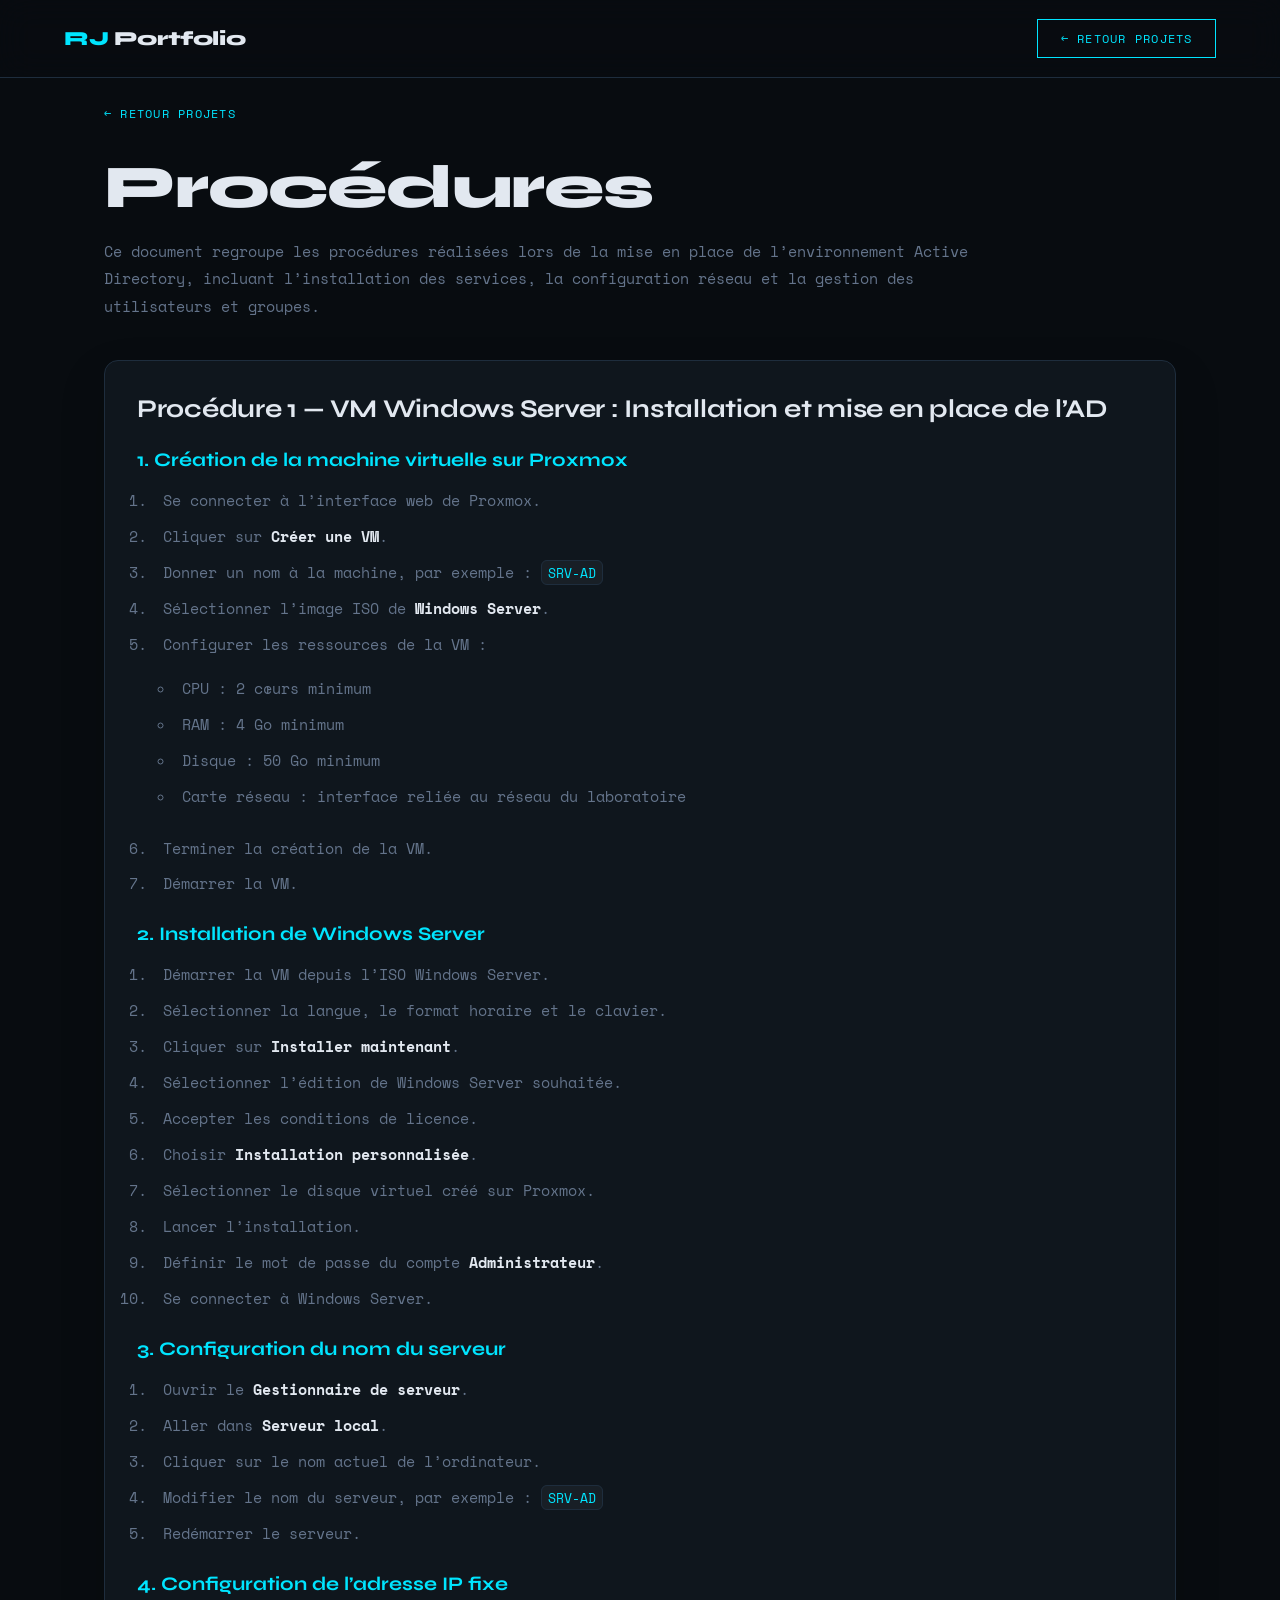
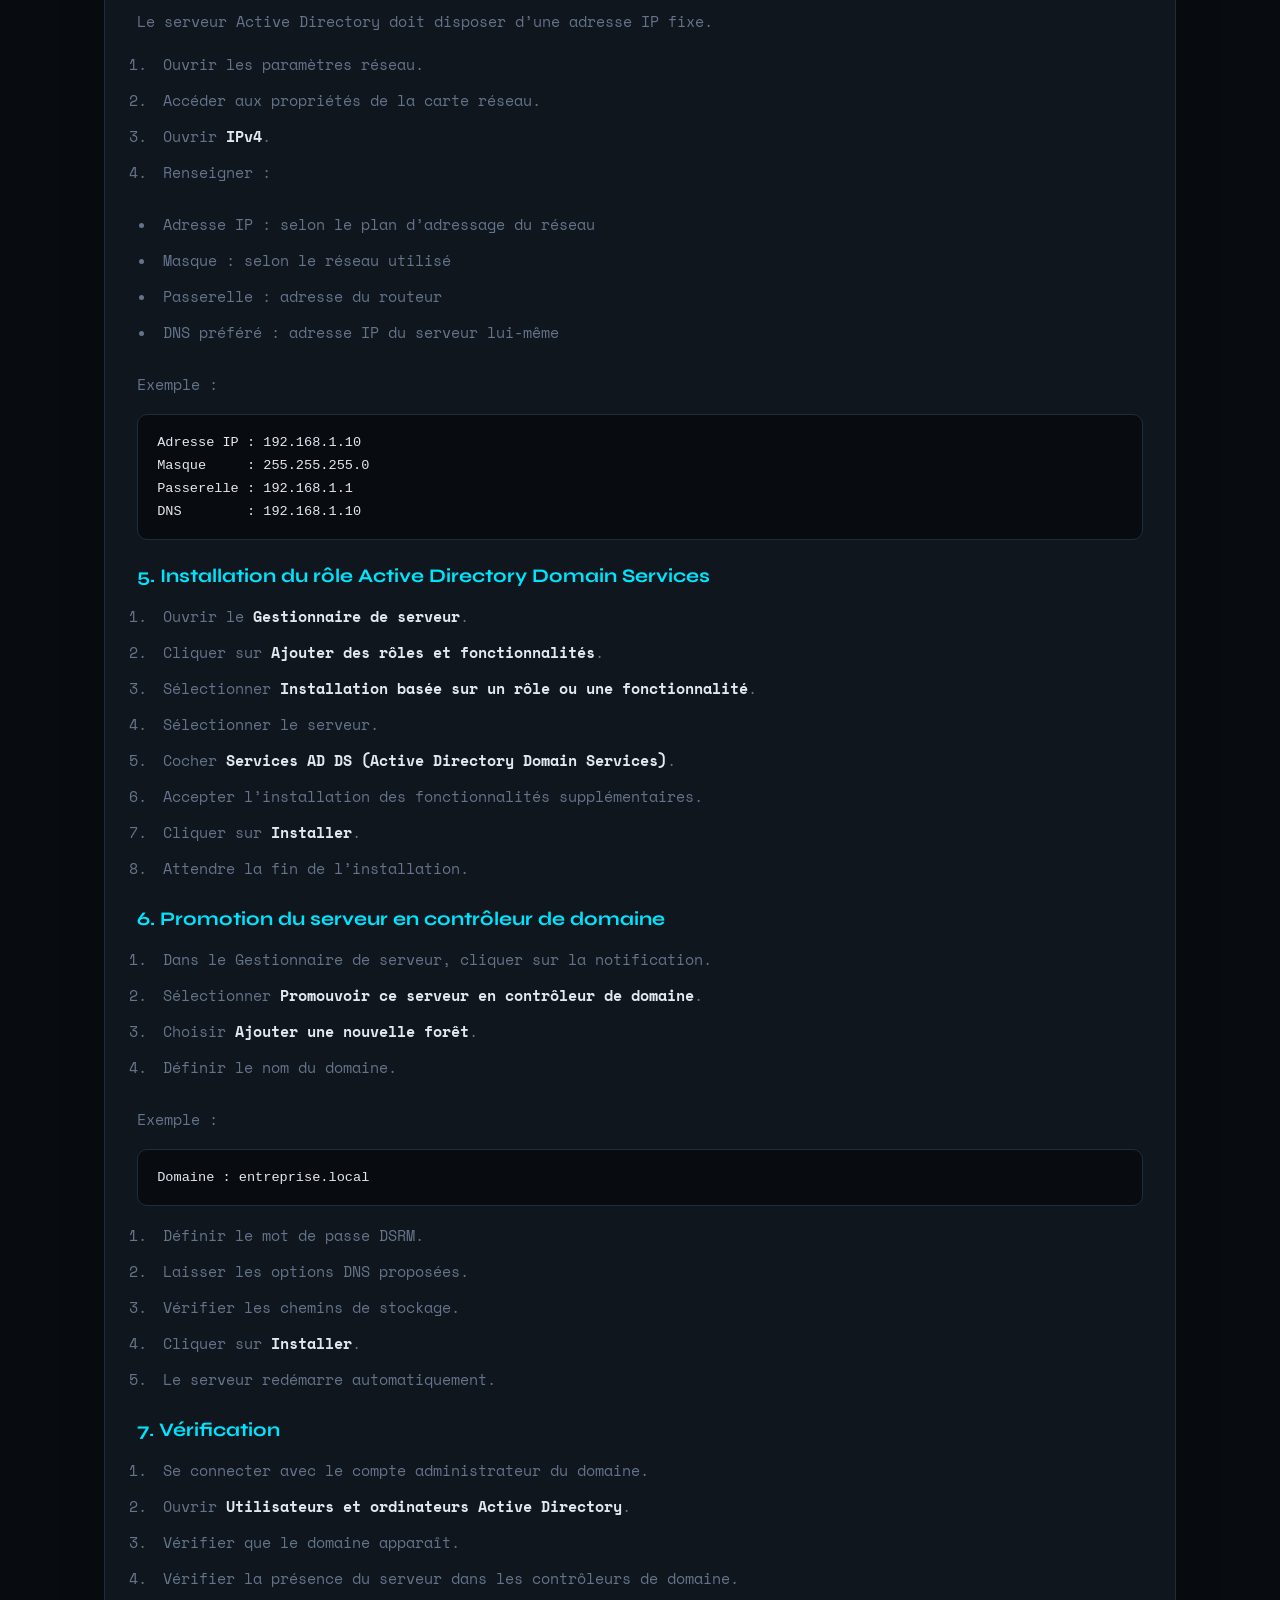
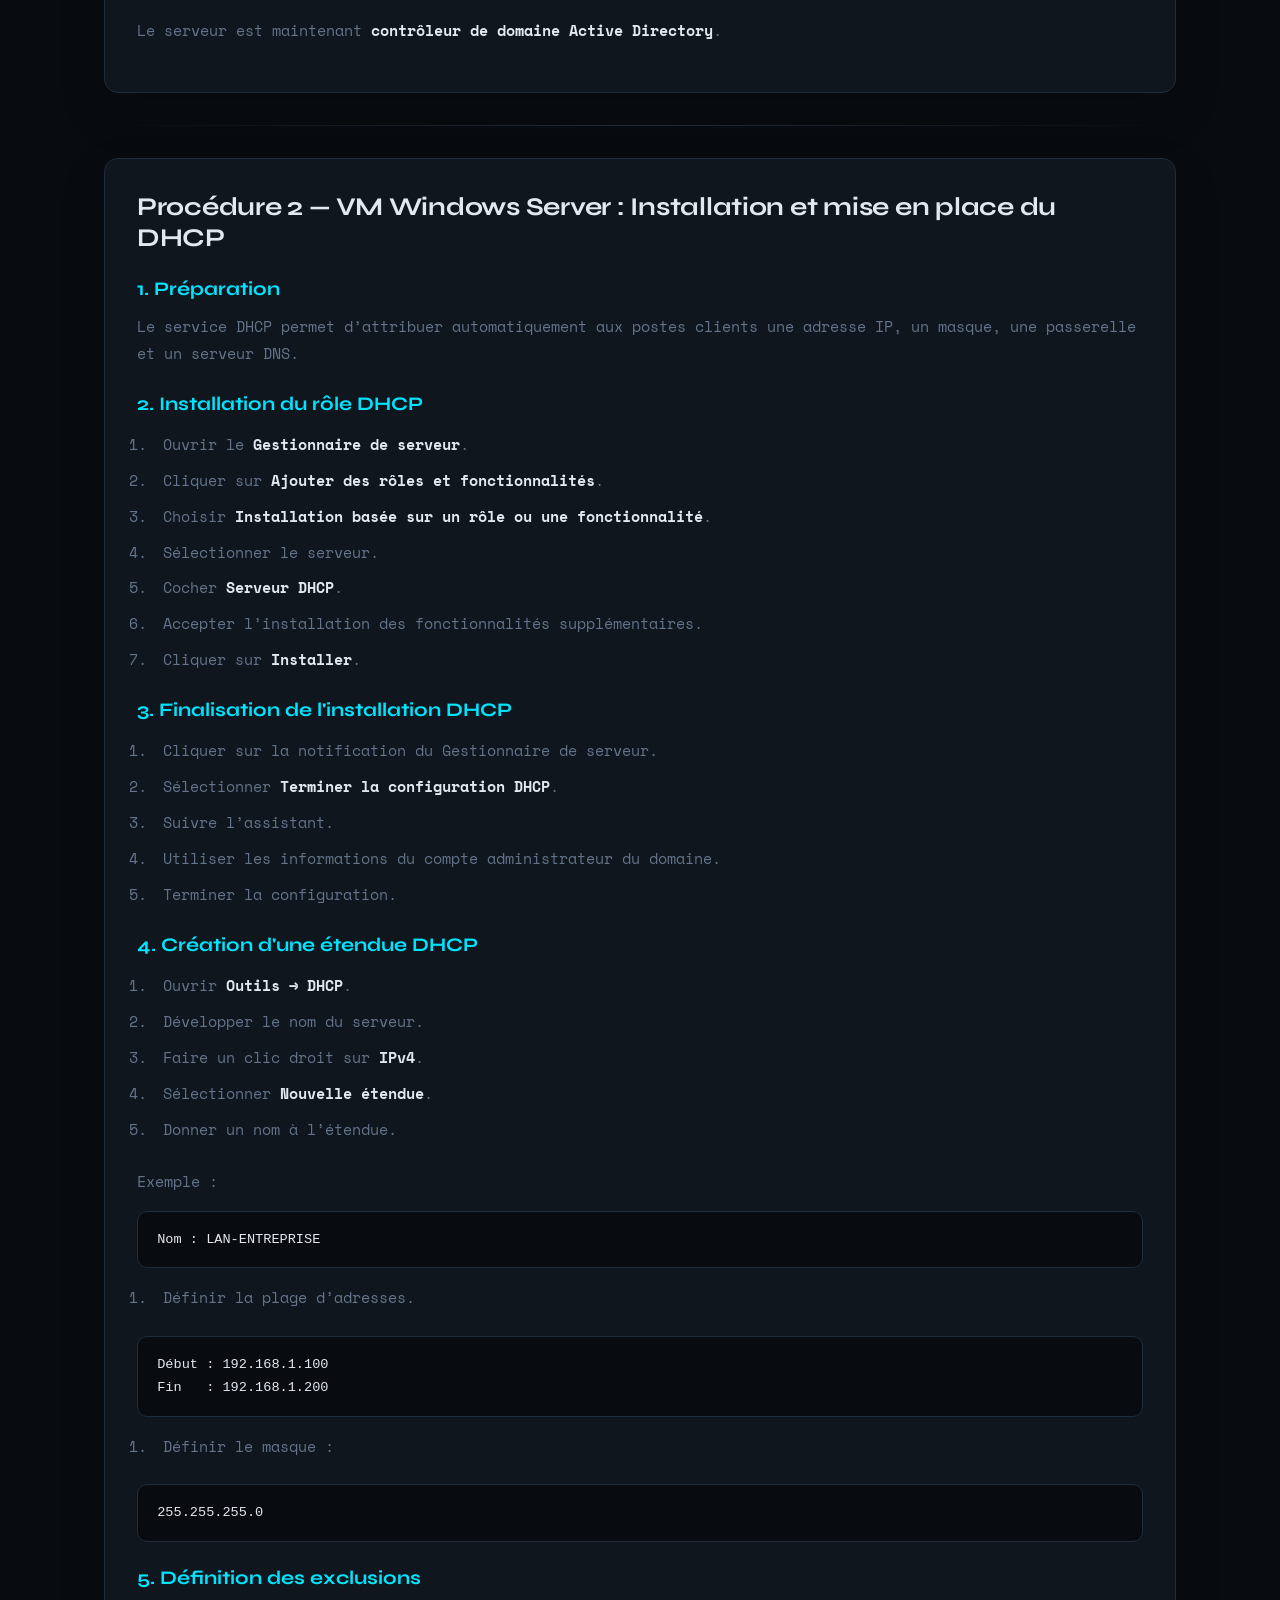
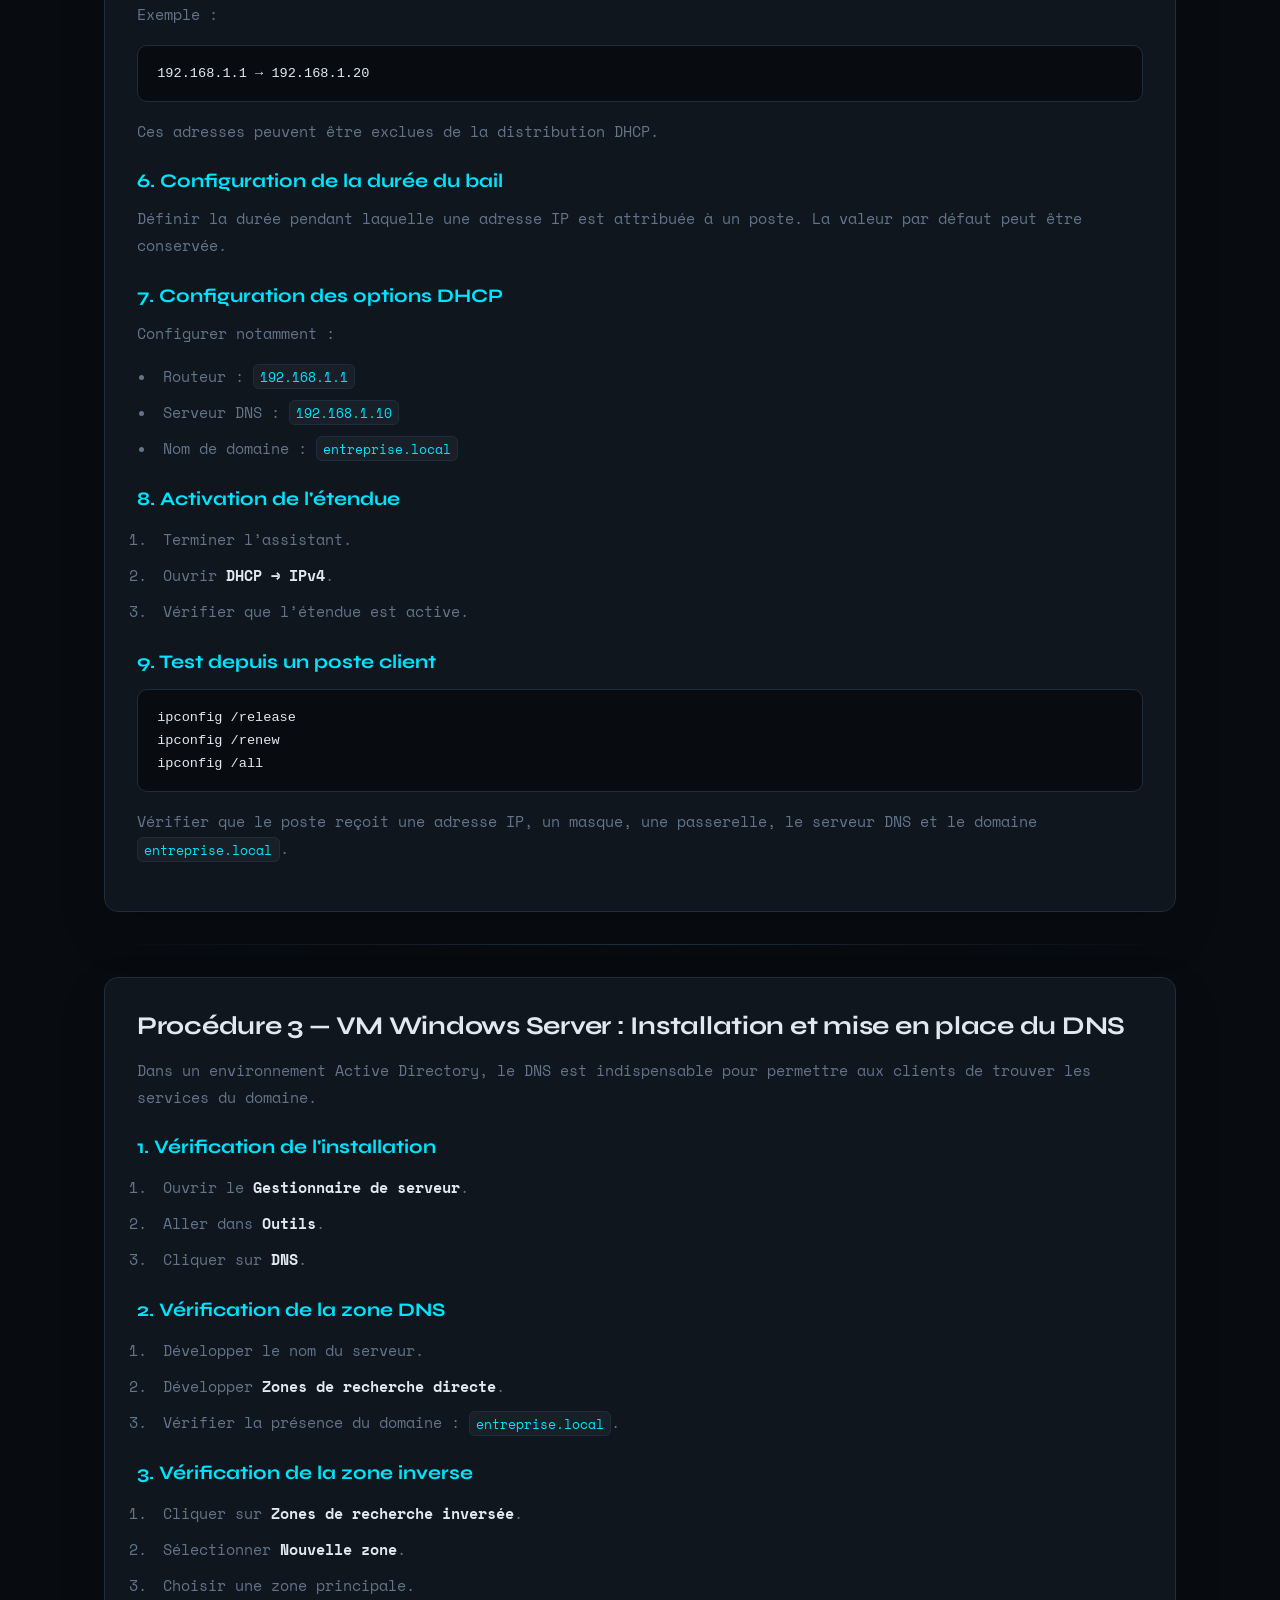
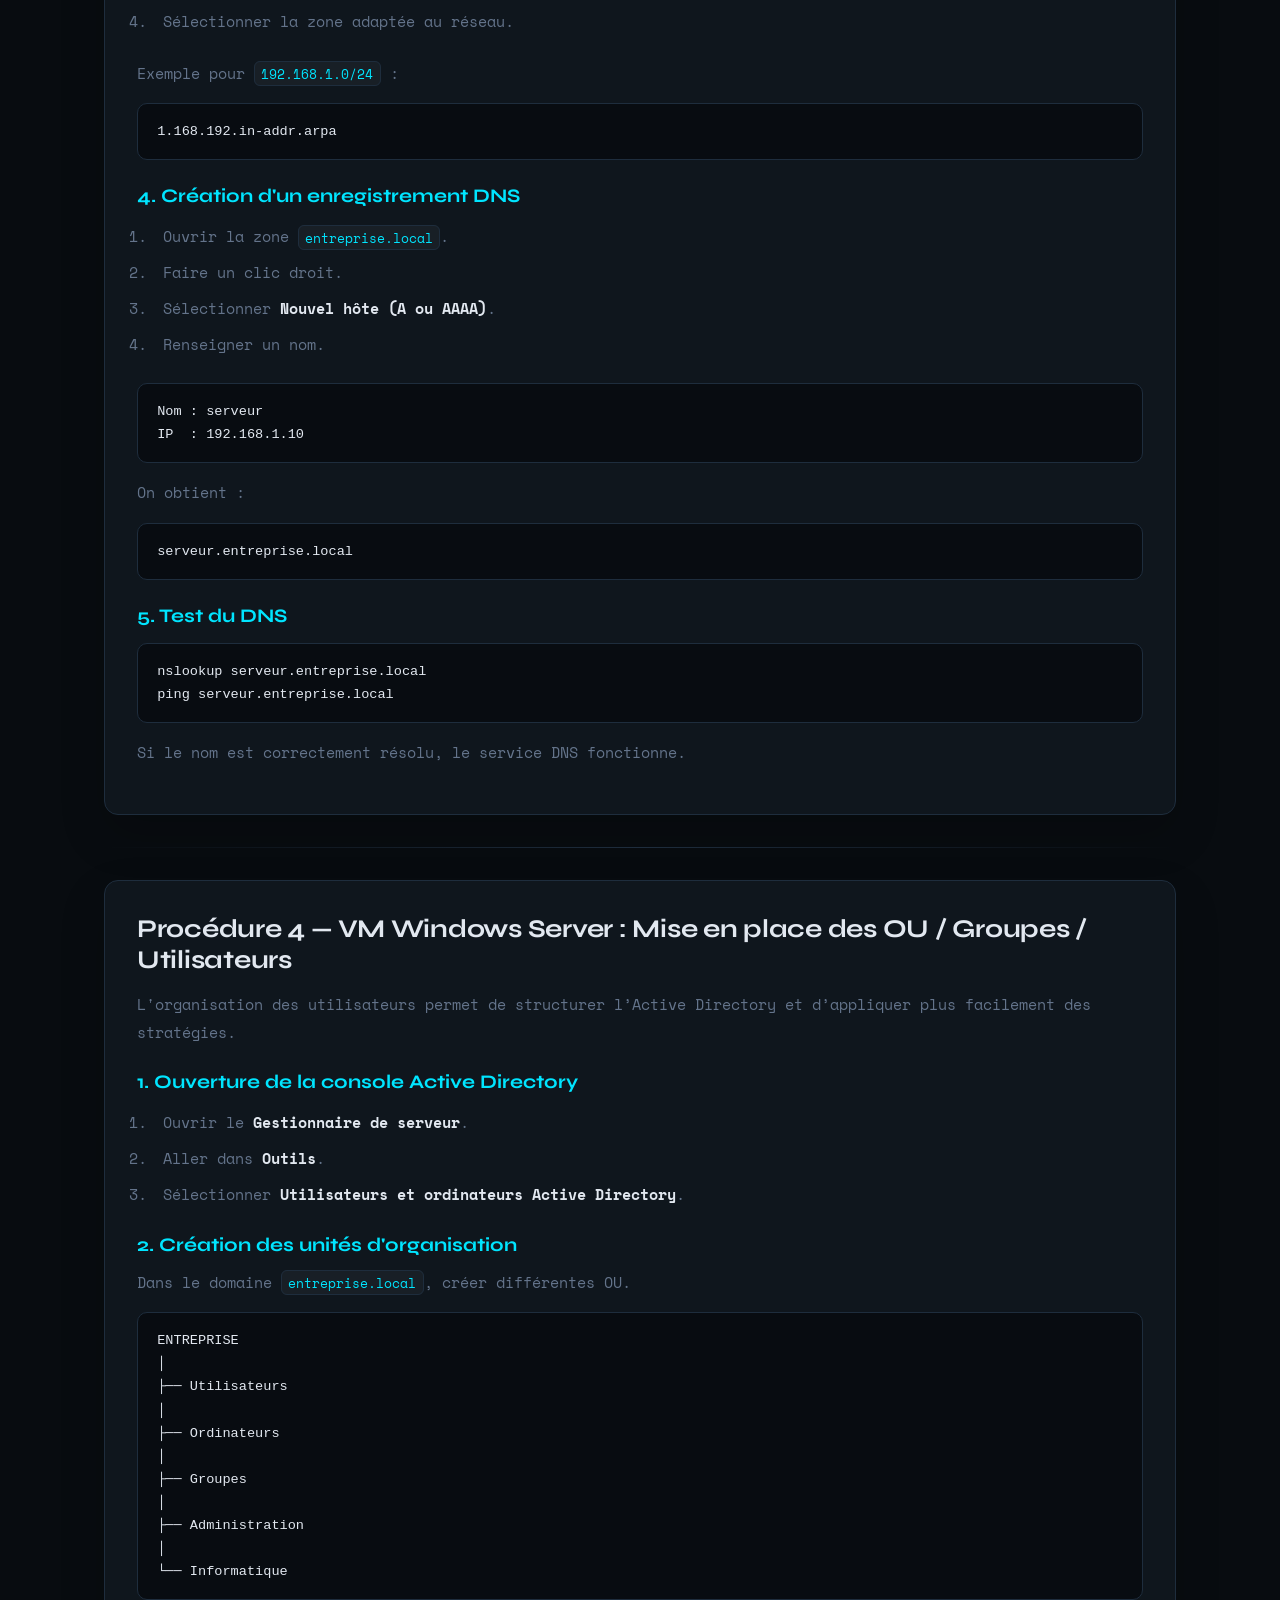
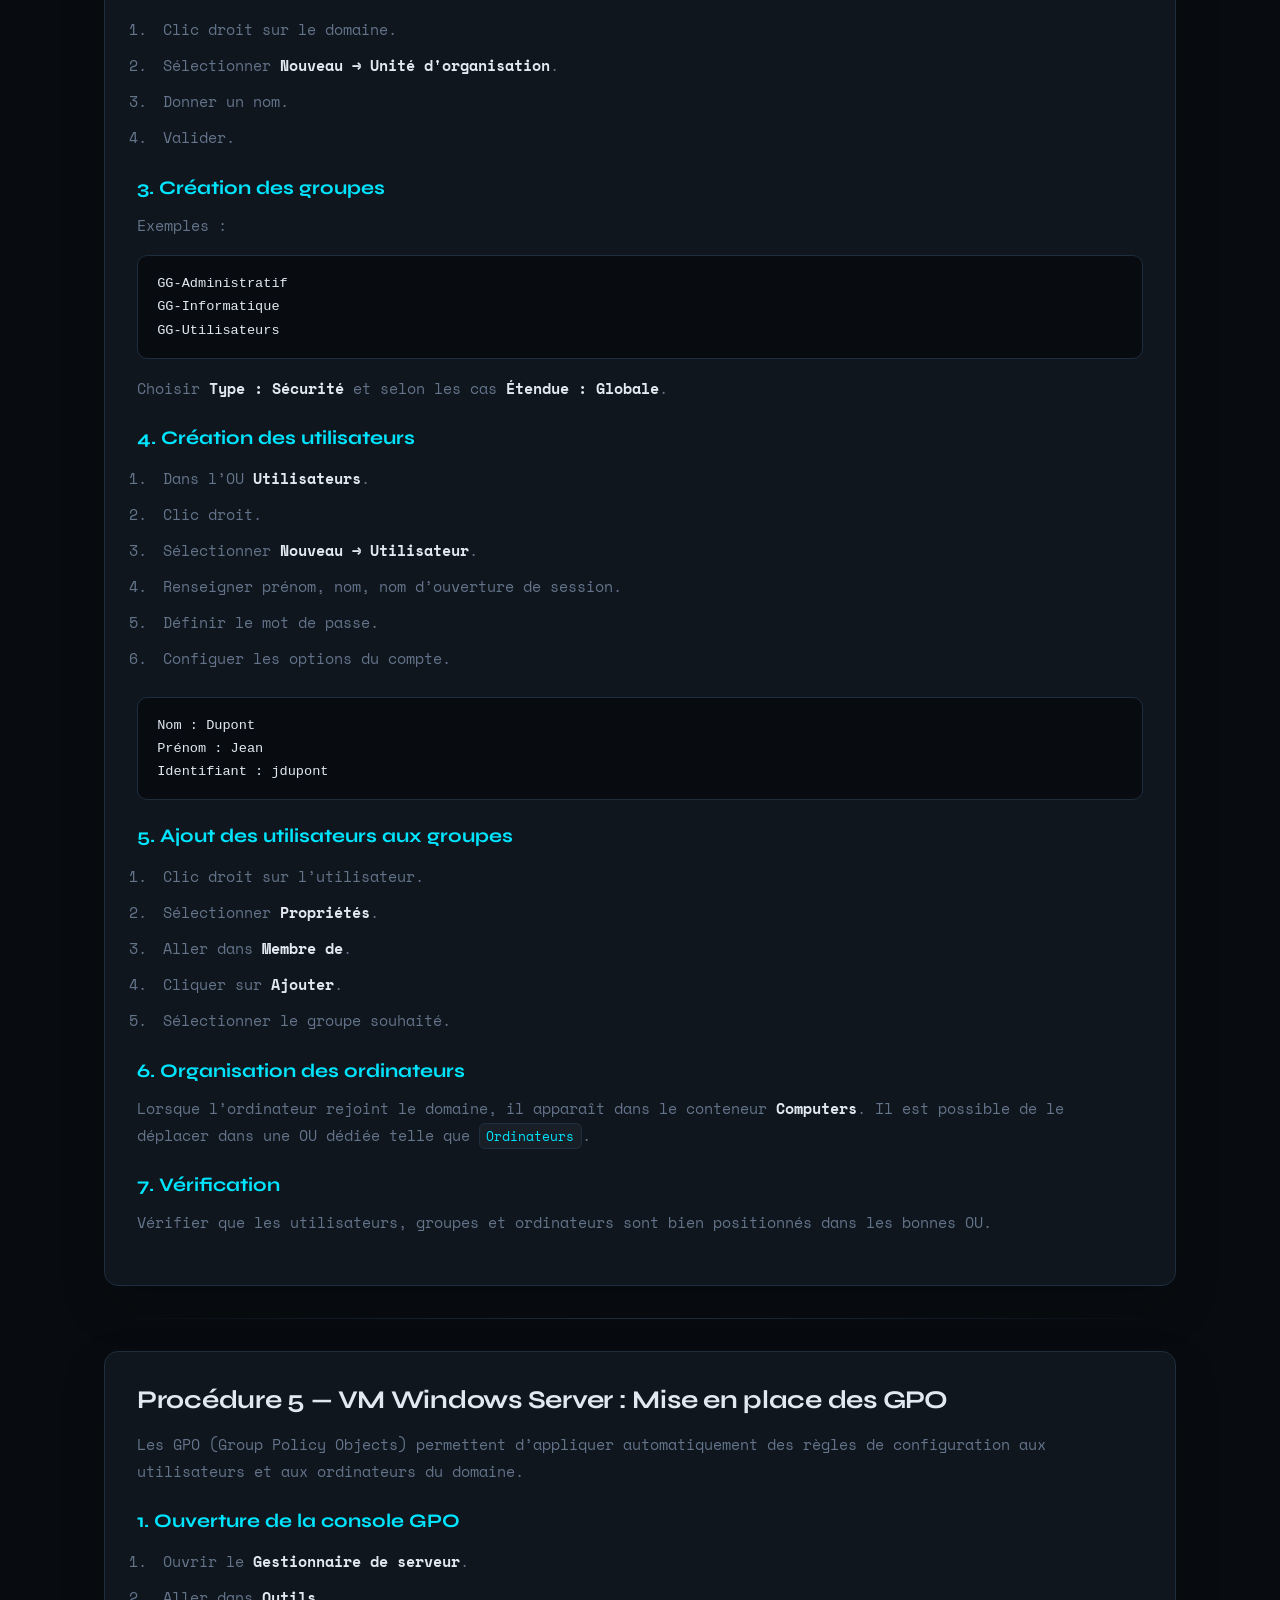
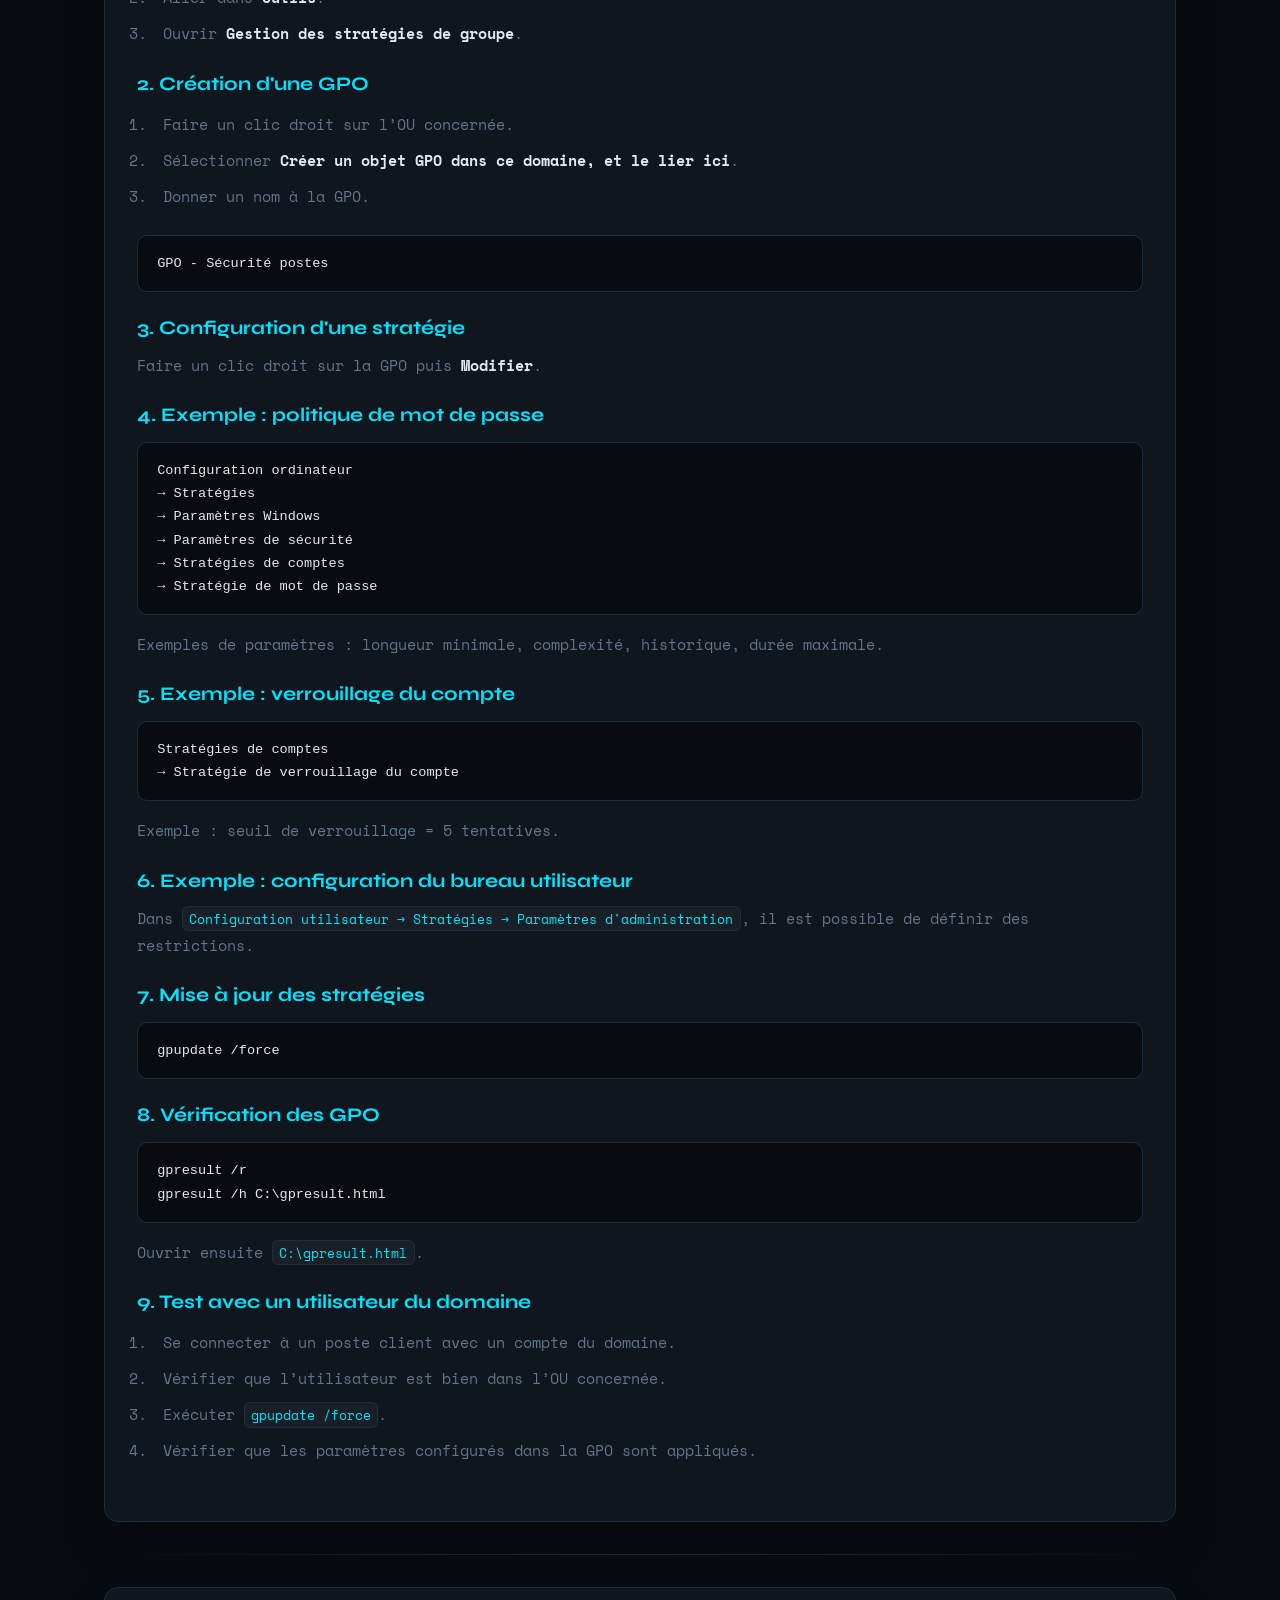
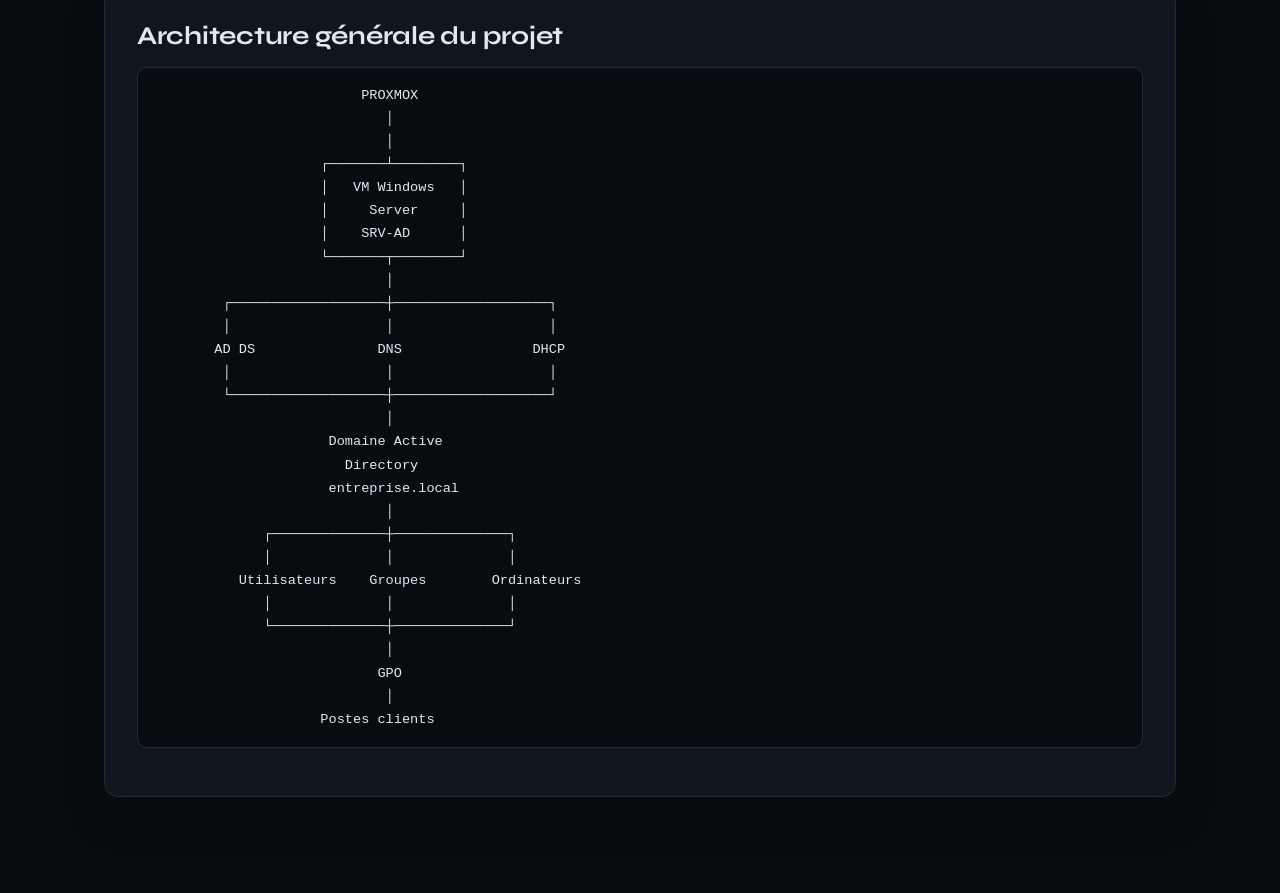
<file: procedures.html>
<!DOCTYPE html>
<html lang="fr">
<head>
  <meta charset="UTF-8" />
  <meta name="viewport" content="width=device-width, initial-scale=1.0" />
  <title>Procédures — Active Directory</title>
  <link rel="icon" type="image/png" href="RJ-portfolio.png" />
  <link rel="preconnect" href="https://fonts.googleapis.com" />
  <link href="https://fonts.googleapis.com/css2?family=Space+Mono:ital,wght@0,400;0,700;1,400&family=Syne:wght@400,600;700;800&display=swap" rel="stylesheet" />
  <style>
    *, *::before, *::after { box-sizing: border-box; margin: 0; padding: 0; }

    :root {
      --bg: #080c10;
      --bg2: #0d1117;
      --surface: #111820;
      --border: #1e2d3d;
      --accent: #00e5ff;
      --accent2: #7c3aed;
      --text: #e2e8f0;
      --muted: #64748b;
      --font-head: 'Syne', sans-serif;
      --font-mono: 'Space Mono', monospace;
      --transition: .2s ease;
    }

    html { scroll-behavior: smooth; }

    body {
      background: var(--bg);
      color: var(--text);
      font-family: var(--font-mono);
      min-height: 100vh;
      overflow-x: hidden;
    }

    ::-webkit-scrollbar { width: 4px; }
    ::-webkit-scrollbar-track { background: var(--bg); }
    ::-webkit-scrollbar-thumb { background: var(--border); }

    nav {
      position: fixed;
      top: 0; left: 0; right: 0;
      z-index: 100;
      display: flex;
      align-items: center;
      justify-content: space-between;
      padding: 1.2rem 4rem;
      background: rgba(8, 12, 16, .88);
      backdrop-filter: blur(16px);
      -webkit-backdrop-filter: blur(16px);
      border-bottom: 1px solid var(--border);
    }

    .nav-logo {
      font-family: var(--font-head);
      font-weight: 800;
      font-size: 1.25rem;
      letter-spacing: -.02em;
      color: var(--accent);
      text-decoration: none;
    }
    .nav-logo span { color: var(--text); }

    .nav-links {
      display: flex;
      gap: 2.5rem;
      list-style: none;
    }

    .nav-links a {
      font-size: .78rem;
      letter-spacing: .1em;
      text-transform: uppercase;
      color: var(--muted);
      text-decoration: none;
      transition: color var(--transition);
    }
    .nav-links a:hover { color: var(--accent); }

    .nav-cta {
      font-size: .78rem;
      letter-spacing: .1em;
      text-transform: uppercase;
      padding: .55rem 1.4rem;
      border: 1px solid var(--accent);
      color: var(--accent);
      background: transparent;
      text-decoration: none;
      transition: background var(--transition), color var(--transition);
    }
    .nav-cta:hover {
      background: var(--accent);
      color: var(--bg);
    }

    main {
      max-width: 1200px;
      margin: 0 auto;
      padding: 100px 4rem 4rem;
      min-height: 100vh;
    }

    .back-link {
      display: inline-flex;
      align-items: center;
      gap: 0.5rem;
      font-size: .78rem;
      letter-spacing: .1em;
      text-transform: uppercase;
      color: var(--accent);
      text-decoration: none;
      margin-bottom: 2rem;
      transition: gap var(--transition);
    }
    .back-link:hover { gap: 0.8rem; }

    h1 {
      font-family: var(--font-head);
      font-weight: 800;
      font-size: clamp(2.3rem, 5vw, 3.8rem);
      letter-spacing: -.02em;
      line-height: 1.1;
      margin-bottom: 1rem;
      color: var(--text);
    }

    .intro {
      color: var(--muted);
      font-size: .95rem;
      line-height: 1.8;
      margin-bottom: 2.5rem;
      max-width: 900px;
    }

    .procedure-block {
      background: rgba(17, 24, 32, 0.86);
      border: 1px solid var(--border);
      border-radius: 14px;
      padding: 2rem;
      margin-bottom: 2rem;
      box-shadow: 0 20px 45px rgba(0,0,0,0.18);
    }

    h2 {
      font-family: var(--font-head);
      font-size: clamp(1.5rem, 2vw, 2rem);
      color: var(--text);
      margin: 0 0 1rem;
      letter-spacing: -.01em;
    }

    h3 {
      font-family: var(--font-head);
      font-size: 1.2rem;
      color: var(--accent);
      margin: 1.5rem 0 0.8rem;
    }

    p {
      color: var(--muted);
      line-height: 1.8;
      font-size: .95rem;
      margin-bottom: 1rem;
    }

    ul, ol {
      margin: 1rem 0 1.5rem 1.2rem;
      color: var(--muted);
      line-height: 1.9;
      font-size: .92rem;
    }

    li {
      margin-bottom: 0.5rem;
      padding-left: 0.4rem;
    }

    strong {
      color: var(--text);
    }

    code {
      font-family: var(--font-mono);
      background: rgba(255,255,255,0.04);
      border: 1px solid var(--border);
      border-radius: 6px;
      padding: 0.1rem 0.4rem;
      color: var(--accent);
      font-size: .88em;
    }

    pre {
      background: rgba(8,12,16,0.9);
      border: 1px solid var(--border);
      border-radius: 10px;
      padding: 1rem 1.2rem;
      overflow-x: auto;
      margin: 1rem 0;
      color: var(--text);
      font-size: .85rem;
      line-height: 1.7;
    }

    .separator {
      height: 1px;
      background: linear-gradient(90deg, transparent, var(--border), transparent);
      margin: 2rem 0;
    }

    @media (max-width: 760px) {
      nav {
        flex-wrap: wrap;
        gap: 1rem;
        padding: 1rem 1.25rem;
      }

      .nav-links {
        gap: 1rem;
        flex-wrap: wrap;
      }

      main {
        padding: 100px 1.25rem 2rem;
      }

      .procedure-block {
        padding: 1.25rem;
      }
    }
  </style>
</head>
<body>
  <nav>
    <a href="index.html" class="nav-logo">RJ <span>Portfolio</span></a>
    <a href="index.html?section=projects" class="nav-cta">← Retour Projets</a>
  </nav>

  <main>
    <a href="index.html?section=projects" class="back-link">← Retour Projets</a>

    <h1>Procédures</h1>
    <p class="intro">
      Ce document regroupe les procédures réalisées lors de la mise en place de l’environnement Active Directory,
      incluant l’installation des services, la configuration réseau et la gestion des utilisateurs et groupes.
    </p>

    <section class="procedure-block">
      <h2>Procédure 1 — VM Windows Server : Installation et mise en place de l’AD</h2>

      <h3>1. Création de la machine virtuelle sur Proxmox</h3>
      <ol>
        <li>Se connecter à l’interface web de Proxmox.</li>
        <li>Cliquer sur <strong>Créer une VM</strong>.</li>
        <li>Donner un nom à la machine, par exemple : <code>SRV-AD</code></li>
        <li>Sélectionner l’image ISO de <strong>Windows Server</strong>.</li>
        <li>Configurer les ressources de la VM :</li>
        <ul>
          <li>CPU : 2 cœurs minimum</li>
          <li>RAM : 4 Go minimum</li>
          <li>Disque : 50 Go minimum</li>
          <li>Carte réseau : interface reliée au réseau du laboratoire</li>
        </ul>
        <li>Terminer la création de la VM.</li>
        <li>Démarrer la VM.</li>
      </ol>

      <h3>2. Installation de Windows Server</h3>
      <ol>
        <li>Démarrer la VM depuis l’ISO Windows Server.</li>
        <li>Sélectionner la langue, le format horaire et le clavier.</li>
        <li>Cliquer sur <strong>Installer maintenant</strong>.</li>
        <li>Sélectionner l’édition de Windows Server souhaitée.</li>
        <li>Accepter les conditions de licence.</li>
        <li>Choisir <strong>Installation personnalisée</strong>.</li>
        <li>Sélectionner le disque virtuel créé sur Proxmox.</li>
        <li>Lancer l’installation.</li>
        <li>Définir le mot de passe du compte <strong>Administrateur</strong>.</li>
        <li>Se connecter à Windows Server.</li>
      </ol>

      <h3>3. Configuration du nom du serveur</h3>
      <ol>
        <li>Ouvrir le <strong>Gestionnaire de serveur</strong>.</li>
        <li>Aller dans <strong>Serveur local</strong>.</li>
        <li>Cliquer sur le nom actuel de l’ordinateur.</li>
        <li>Modifier le nom du serveur, par exemple : <code>SRV-AD</code></li>
        <li>Redémarrer le serveur.</li>
      </ol>

      <h3>4. Configuration de l’adresse IP fixe</h3>
      <p>Le serveur Active Directory doit disposer d’une adresse IP fixe.</p>
      <ol>
        <li>Ouvrir les paramètres réseau.</li>
        <li>Accéder aux propriétés de la carte réseau.</li>
        <li>Ouvrir <strong>IPv4</strong>.</li>
        <li>Renseigner :</li>
      </ol>
      <ul>
        <li>Adresse IP : selon le plan d’adressage du réseau</li>
        <li>Masque : selon le réseau utilisé</li>
        <li>Passerelle : adresse du routeur</li>
        <li>DNS préféré : adresse IP du serveur lui-même</li>
      </ul>
      <p>Exemple :</p>
      <pre>Adresse IP : 192.168.1.10
Masque     : 255.255.255.0
Passerelle : 192.168.1.1
DNS        : 192.168.1.10</pre>

      <h3>5. Installation du rôle Active Directory Domain Services</h3>
      <ol>
        <li>Ouvrir le <strong>Gestionnaire de serveur</strong>.</li>
        <li>Cliquer sur <strong>Ajouter des rôles et fonctionnalités</strong>.</li>
        <li>Sélectionner <strong>Installation basée sur un rôle ou une fonctionnalité</strong>.</li>
        <li>Sélectionner le serveur.</li>
        <li>Cocher <strong>Services AD DS (Active Directory Domain Services)</strong>.</li>
        <li>Accepter l’installation des fonctionnalités supplémentaires.</li>
        <li>Cliquer sur <strong>Installer</strong>.</li>
        <li>Attendre la fin de l’installation.</li>
      </ol>

      <h3>6. Promotion du serveur en contrôleur de domaine</h3>
      <ol>
        <li>Dans le Gestionnaire de serveur, cliquer sur la notification.</li>
        <li>Sélectionner <strong>Promouvoir ce serveur en contrôleur de domaine</strong>.</li>
        <li>Choisir <strong>Ajouter une nouvelle forêt</strong>.</li>
        <li>Définir le nom du domaine.</li>
      </ol>
      <p>Exemple :</p>
      <pre>Domaine : entreprise.local</pre>
      <ol>
        <li>Définir le mot de passe DSRM.</li>
        <li>Laisser les options DNS proposées.</li>
        <li>Vérifier les chemins de stockage.</li>
        <li>Cliquer sur <strong>Installer</strong>.</li>
        <li>Le serveur redémarre automatiquement.</li>
      </ol>

      <h3>7. Vérification</h3>
      <ol>
        <li>Se connecter avec le compte administrateur du domaine.</li>
        <li>Ouvrir <strong>Utilisateurs et ordinateurs Active Directory</strong>.</li>
        <li>Vérifier que le domaine apparaît.</li>
        <li>Vérifier la présence du serveur dans les contrôleurs de domaine.</li>
      </ol>
      <p>Le serveur est maintenant <strong>contrôleur de domaine Active Directory</strong>.</p>
    </section>

    <div class="separator"></div>

    <section class="procedure-block">
      <h2>Procédure 2 — VM Windows Server : Installation et mise en place du DHCP</h2>

      <h3>1. Préparation</h3>
      <p>Le service DHCP permet d’attribuer automatiquement aux postes clients une adresse IP, un masque, une passerelle et un serveur DNS.</p>

      <h3>2. Installation du rôle DHCP</h3>
      <ol>
        <li>Ouvrir le <strong>Gestionnaire de serveur</strong>.</li>
        <li>Cliquer sur <strong>Ajouter des rôles et fonctionnalités</strong>.</li>
        <li>Choisir <strong>Installation basée sur un rôle ou une fonctionnalité</strong>.</li>
        <li>Sélectionner le serveur.</li>
        <li>Cocher <strong>Serveur DHCP</strong>.</li>
        <li>Accepter l’installation des fonctionnalités supplémentaires.</li>
        <li>Cliquer sur <strong>Installer</strong>.</li>
      </ol>

      <h3>3. Finalisation de l'installation DHCP</h3>
      <ol>
        <li>Cliquer sur la notification du Gestionnaire de serveur.</li>
        <li>Sélectionner <strong>Terminer la configuration DHCP</strong>.</li>
        <li>Suivre l’assistant.</li>
        <li>Utiliser les informations du compte administrateur du domaine.</li>
        <li>Terminer la configuration.</li>
      </ol>

      <h3>4. Création d'une étendue DHCP</h3>
      <ol>
        <li>Ouvrir <strong>Outils → DHCP</strong>.</li>
        <li>Développer le nom du serveur.</li>
        <li>Faire un clic droit sur <strong>IPv4</strong>.</li>
        <li>Sélectionner <strong>Nouvelle étendue</strong>.</li>
        <li>Donner un nom à l’étendue.</li>
      </ol>
      <p>Exemple :</p>
      <pre>Nom : LAN-ENTREPRISE</pre>
      <ol>
        <li>Définir la plage d’adresses.</li>
      </ol>
      <pre>Début : 192.168.1.100
Fin   : 192.168.1.200</pre>
      <ol>
        <li>Définir le masque :</li>
      </ol>
      <pre>255.255.255.0</pre>

      <h3>5. Définition des exclusions</h3>
      <p>Exemple :</p>
      <pre>192.168.1.1 → 192.168.1.20</pre>
      <p>Ces adresses peuvent être exclues de la distribution DHCP.</p>

      <h3>6. Configuration de la durée du bail</h3>
      <p>Définir la durée pendant laquelle une adresse IP est attribuée à un poste. La valeur par défaut peut être conservée.</p>

      <h3>7. Configuration des options DHCP</h3>
      <p>Configurer notamment :</p>
      <ul>
        <li>Routeur : <code>192.168.1.1</code></li>
        <li>Serveur DNS : <code>192.168.1.10</code></li>
        <li>Nom de domaine : <code>entreprise.local</code></li>
      </ul>

      <h3>8. Activation de l'étendue</h3>
      <ol>
        <li>Terminer l’assistant.</li>
        <li>Ouvrir <strong>DHCP → IPv4</strong>.</li>
        <li>Vérifier que l’étendue est active.</li>
      </ol>

      <h3>9. Test depuis un poste client</h3>
      <pre>ipconfig /release
ipconfig /renew
ipconfig /all</pre>
      <p>Vérifier que le poste reçoit une adresse IP, un masque, une passerelle, le serveur DNS et le domaine <code>entreprise.local</code>.</p>
    </section>

    <div class="separator"></div>

    <section class="procedure-block">
      <h2>Procédure 3 — VM Windows Server : Installation et mise en place du DNS</h2>
      <p>Dans un environnement Active Directory, le DNS est indispensable pour permettre aux clients de trouver les services du domaine.</p>

      <h3>1. Vérification de l'installation</h3>
      <ol>
        <li>Ouvrir le <strong>Gestionnaire de serveur</strong>.</li>
        <li>Aller dans <strong>Outils</strong>.</li>
        <li>Cliquer sur <strong>DNS</strong>.</li>
      </ol>

      <h3>2. Vérification de la zone DNS</h3>
      <ol>
        <li>Développer le nom du serveur.</li>
        <li>Développer <strong>Zones de recherche directe</strong>.</li>
        <li>Vérifier la présence du domaine : <code>entreprise.local</code>.</li>
      </ol>

      <h3>3. Vérification de la zone inverse</h3>
      <ol>
        <li>Cliquer sur <strong>Zones de recherche inversée</strong>.</li>
        <li>Sélectionner <strong>Nouvelle zone</strong>.</li>
        <li>Choisir une zone principale.</li>
        <li>Sélectionner la zone adaptée au réseau.</li>
      </ol>
      <p>Exemple pour <code>192.168.1.0/24</code> :</p>
      <pre>1.168.192.in-addr.arpa</pre>

      <h3>4. Création d'un enregistrement DNS</h3>
      <ol>
        <li>Ouvrir la zone <code>entreprise.local</code>.</li>
        <li>Faire un clic droit.</li>
        <li>Sélectionner <strong>Nouvel hôte (A ou AAAA)</strong>.</li>
        <li>Renseigner un nom.</li>
      </ol>
      <pre>Nom : serveur
IP  : 192.168.1.10</pre>
      <p>On obtient :</p>
      <pre>serveur.entreprise.local</pre>

      <h3>5. Test du DNS</h3>
      <pre>nslookup serveur.entreprise.local
ping serveur.entreprise.local</pre>
      <p>Si le nom est correctement résolu, le service DNS fonctionne.</p>
    </section>

    <div class="separator"></div>

    <section class="procedure-block">
      <h2>Procédure 4 — VM Windows Server : Mise en place des OU / Groupes / Utilisateurs</h2>
      <p>L'organisation des utilisateurs permet de structurer l’Active Directory et d’appliquer plus facilement des stratégies.</p>

      <h3>1. Ouverture de la console Active Directory</h3>
      <ol>
        <li>Ouvrir le <strong>Gestionnaire de serveur</strong>.</li>
        <li>Aller dans <strong>Outils</strong>.</li>
        <li>Sélectionner <strong>Utilisateurs et ordinateurs Active Directory</strong>.</li>
      </ol>

      <h3>2. Création des unités d'organisation</h3>
      <p>Dans le domaine <code>entreprise.local</code>, créer différentes OU.</p>
      <pre>ENTREPRISE
│
├── Utilisateurs
│
├── Ordinateurs
│
├── Groupes
│
├── Administration
│
└── Informatique</pre>
      <ol>
        <li>Clic droit sur le domaine.</li>
        <li>Sélectionner <strong>Nouveau → Unité d'organisation</strong>.</li>
        <li>Donner un nom.</li>
        <li>Valider.</li>
      </ol>

      <h3>3. Création des groupes</h3>
      <p>Exemples :</p>
      <pre>GG-Administratif
GG-Informatique
GG-Utilisateurs</pre>
      <p>Choisir <strong>Type : Sécurité</strong> et selon les cas <strong>Étendue : Globale</strong>.</p>

      <h3>4. Création des utilisateurs</h3>
      <ol>
        <li>Dans l’OU <strong>Utilisateurs</strong>.</li>
        <li>Clic droit.</li>
        <li>Sélectionner <strong>Nouveau → Utilisateur</strong>.</li>
        <li>Renseigner prénom, nom, nom d’ouverture de session.</li>
        <li>Définir le mot de passe.</li>
        <li>Configuer les options du compte.</li>
      </ol>
      <pre>Nom : Dupont
Prénom : Jean
Identifiant : jdupont</pre>

      <h3>5. Ajout des utilisateurs aux groupes</h3>
      <ol>
        <li>Clic droit sur l’utilisateur.</li>
        <li>Sélectionner <strong>Propriétés</strong>.</li>
        <li>Aller dans <strong>Membre de</strong>.</li>
        <li>Cliquer sur <strong>Ajouter</strong>.</li>
        <li>Sélectionner le groupe souhaité.</li>
      </ol>

      <h3>6. Organisation des ordinateurs</h3>
      <p>Lorsque l’ordinateur rejoint le domaine, il apparaît dans le conteneur <strong>Computers</strong>. Il est possible de le déplacer dans une OU dédiée telle que <code>Ordinateurs</code>.</p>

      <h3>7. Vérification</h3>
      <p>Vérifier que les utilisateurs, groupes et ordinateurs sont bien positionnés dans les bonnes OU.</p>
    </section>

    <div class="separator"></div>

    <section class="procedure-block">
      <h2>Procédure 5 — VM Windows Server : Mise en place des GPO</h2>
      <p>Les GPO (Group Policy Objects) permettent d’appliquer automatiquement des règles de configuration aux utilisateurs et aux ordinateurs du domaine.</p>

      <h3>1. Ouverture de la console GPO</h3>
      <ol>
        <li>Ouvrir le <strong>Gestionnaire de serveur</strong>.</li>
        <li>Aller dans <strong>Outils</strong>.</li>
        <li>Ouvrir <strong>Gestion des stratégies de groupe</strong>.</li>
      </ol>

      <h3>2. Création d'une GPO</h3>
      <ol>
        <li>Faire un clic droit sur l’OU concernée.</li>
        <li>Sélectionner <strong>Créer un objet GPO dans ce domaine, et le lier ici</strong>.</li>
        <li>Donner un nom à la GPO.</li>
      </ol>
      <pre>GPO - Sécurité postes</pre>

      <h3>3. Configuration d'une stratégie</h3>
      <p>Faire un clic droit sur la GPO puis <strong>Modifier</strong>.</p>

      <h3>4. Exemple : politique de mot de passe</h3>
      <pre>Configuration ordinateur
→ Stratégies
→ Paramètres Windows
→ Paramètres de sécurité
→ Stratégies de comptes
→ Stratégie de mot de passe</pre>
      <p>Exemples de paramètres : longueur minimale, complexité, historique, durée maximale.</p>

      <h3>5. Exemple : verrouillage du compte</h3>
      <pre>Stratégies de comptes
→ Stratégie de verrouillage du compte</pre>
      <p>Exemple : seuil de verrouillage = 5 tentatives.</p>

      <h3>6. Exemple : configuration du bureau utilisateur</h3>
      <p>Dans <code>Configuration utilisateur → Stratégies → Paramètres d'administration</code>, il est possible de définir des restrictions.</p>

      <h3>7. Mise à jour des stratégies</h3>
      <pre>gpupdate /force</pre>

      <h3>8. Vérification des GPO</h3>
      <pre>gpresult /r
gpresult /h C:\gpresult.html</pre>
      <p>Ouvrir ensuite <code>C:\gpresult.html</code>.</p>

      <h3>9. Test avec un utilisateur du domaine</h3>
      <ol>
        <li>Se connecter à un poste client avec un compte du domaine.</li>
        <li>Vérifier que l’utilisateur est bien dans l’OU concernée.</li>
        <li>Exécuter <code>gpupdate /force</code>.</li>
        <li>Vérifier que les paramètres configurés dans la GPO sont appliqués.</li>
      </ol>
    </section>

    <div class="separator"></div>

    <section class="procedure-block">
      <h2>Architecture générale du projet</h2>
      <pre>                         PROXMOX
                            │
                            │
                    ┌───────┴────────┐
                    │   VM Windows   │
                    │     Server     │
                    │    SRV-AD      │
                    └───────┬────────┘
                            │
        ┌───────────────────┼───────────────────┐
        │                   │                   │
       AD DS               DNS                DHCP
        │                   │                   │
        └───────────────────┼───────────────────┘
                            │
                     Domaine Active
                       Directory
                     entreprise.local
                            │
             ┌──────────────┼──────────────┐
             │              │              │
          Utilisateurs    Groupes        Ordinateurs
             │              │              │
             └──────────────┼──────────────┘
                            │
                           GPO
                            │
                    Postes clients</pre>
    </section>
  </main>
</body>
</html>
</file>
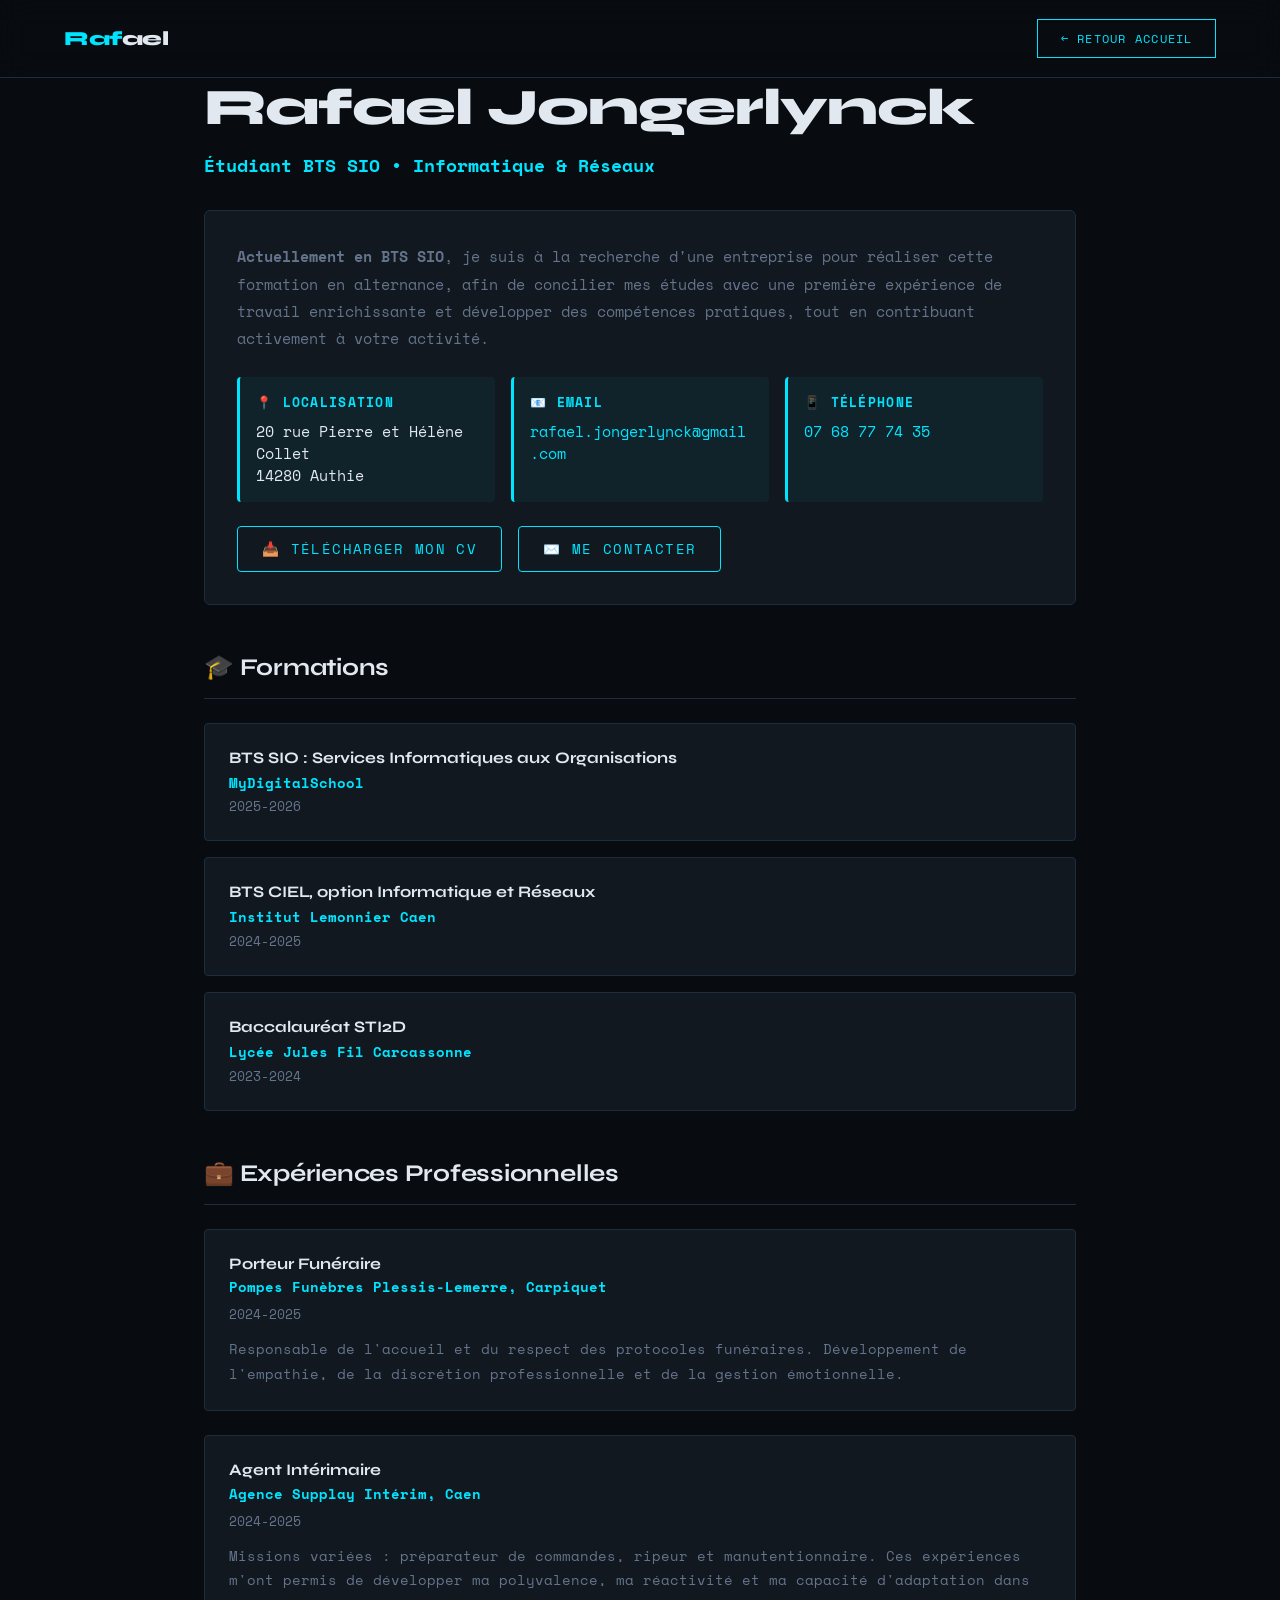
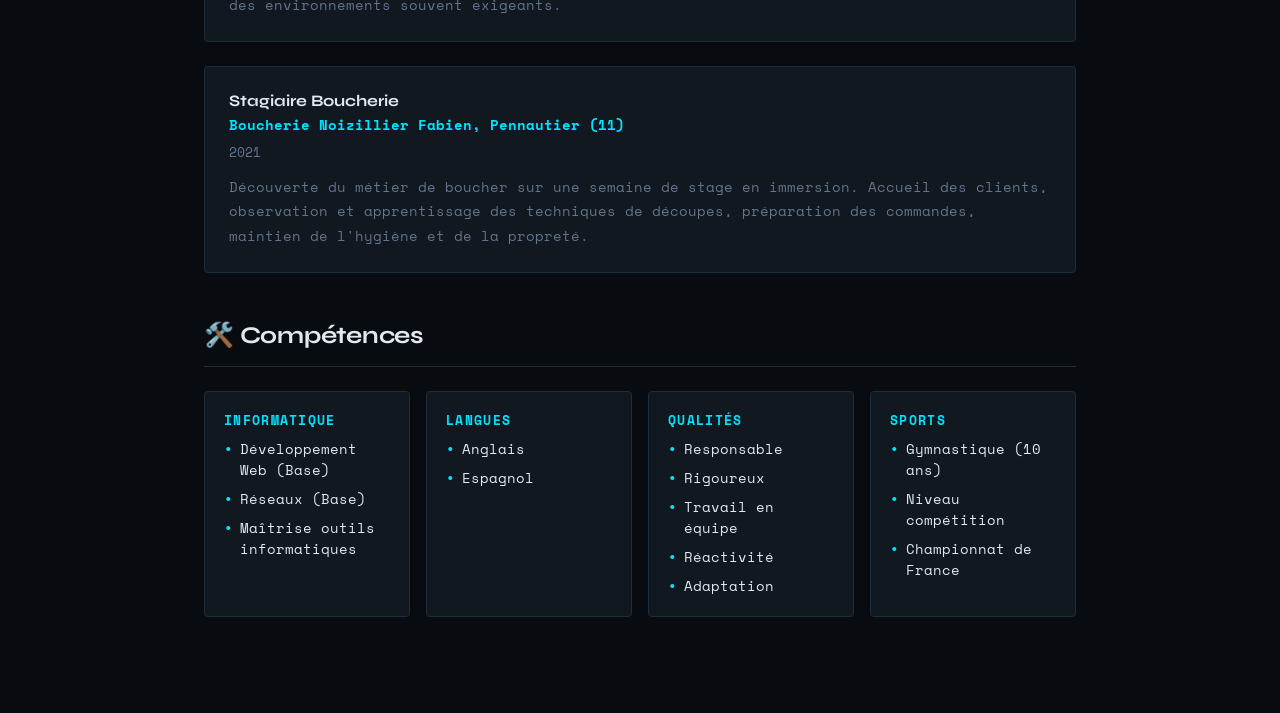
<file: profil.html>
<!DOCTYPE html>
<html lang="fr">
<head>
  <meta charset="UTF-8" />
  <meta name="viewport" content="width=device-width, initial-scale=1.0" />
  <title>Profil — Rafael Jongerlynck</title>
  <link rel="icon" type="image/png" href="RJ-portfolio.png" />
  <link rel="preconnect" href="https://fonts.googleapis.com" />
  <link href="https://fonts.googleapis.com/css2?family=Space+Mono:ital,wght@0,400;0,700;1,400&family=Syne:wght@400;600;700;800&display=swap" rel="stylesheet" />
  <style>
    *, *::before, *::after { box-sizing: border-box; margin: 0; padding: 0; }

    :root {
      --bg: #080c10;
      --bg2: #0d1117;
      --surface: #111820;
      --border: #1e2d3d;
      --accent: #00e5ff;
      --accent2: #7c3aed;
      --text: #e2e8f0;
      --muted: #64748b;
      --font-head: 'Syne', sans-serif;
      --font-mono: 'Space Mono', monospace;
      --transition: .2s ease;
    }

    html { scroll-behavior: smooth; }

    body {
      background: var(--bg);
      color: var(--text);
      font-family: var(--font-mono);
      min-height: 100vh;
      overflow-x: hidden;
    }

    ::-webkit-scrollbar { width: 4px; }
    ::-webkit-scrollbar-track { background: var(--bg); }
    ::-webkit-scrollbar-thumb { background: var(--border); }

    /* ─── NAV ─── */
    nav {
      position: fixed;
      top: 0; left: 0; right: 0;
      z-index: 100;
      display: flex;
      align-items: center;
      justify-content: space-between;
      padding: 1.2rem 4rem;
      background: rgba(8, 12, 16, .88);
      backdrop-filter: blur(16px);
      -webkit-backdrop-filter: blur(16px);
      border-bottom: 1px solid var(--border);
    }

    .nav-logo {
      font-family: var(--font-head);
      font-weight: 800;
      font-size: 1.25rem;
      letter-spacing: -.02em;
      color: var(--accent);
      cursor: pointer;
      user-select: none;
      text-decoration: none;
    }
    .nav-logo span { color: var(--text); }

    .nav-cta {
      font-size: .78rem;
      letter-spacing: .1em;
      text-transform: uppercase;
      padding: .55rem 1.4rem;
      border: 1px solid var(--accent);
      color: var(--accent);
      background: transparent;
      cursor: pointer;
      font-family: var(--font-mono);
      transition: background var(--transition), color var(--transition);
      text-decoration: none;
    }
    .nav-cta:hover {
      background: var(--accent);
      color: var(--bg);
    }

    /* ─── CONTENU ─── */
    main {
      max-width: 1000px;
      margin: 0 auto;
      padding: 80px 4rem 4rem;
      min-height: 100vh;
    }

    h1 {
      font-family: var(--font-head);
      font-weight: 800;
      font-size: clamp(2.2rem, 5vw, 3.2rem);
      letter-spacing: -.02em;
      line-height: 1.1;
      margin-bottom: 1rem;
      color: var(--text);
    }

    .subtitle {
      font-size: 1.1rem;
      color: var(--accent);
      margin-bottom: 2rem;
      font-weight: 600;
    }

    .profile-intro {
      background: var(--surface);
      border: 1px solid var(--border);
      padding: 2rem;
      border-radius: 6px;
      margin-bottom: 3rem;
    }

    .profile-intro p {
      font-size: .95rem;
      line-height: 1.8;
      color: var(--muted);
      margin-bottom: 1.5rem;
    }

    .cta-section {
      display: flex;
      gap: 1rem;
      margin-top: 1.5rem;
      flex-wrap: wrap;
    }

    .cta-button {
      display: inline-flex;
      align-items: center;
      gap: 0.5rem;
      padding: .75rem 1.5rem;
      border: 1px solid var(--accent);
      color: var(--accent);
      background: transparent;
      cursor: pointer;
      font-family: var(--font-mono);
      font-size: .85rem;
      text-transform: uppercase;
      letter-spacing: .1em;
      transition: all var(--transition);
      text-decoration: none;
      border-radius: 4px;
    }

    .cta-button:hover {
      background: var(--accent);
      color: var(--bg);
      transform: translateY(-2px);
    }

    .contact-info {
      display: grid;
      grid-template-columns: repeat(auto-fit, minmax(250px, 1fr));
      gap: 1rem;
      margin-top: 1.5rem;
    }

    .info-item {
      padding: 1rem;
      background: rgba(0, 229, 255, .05);
      border-left: 3px solid var(--accent);
      border-radius: 4px;
    }

    .info-label {
      font-size: .8rem;
      letter-spacing: .1em;
      text-transform: uppercase;
      color: var(--accent);
      margin-bottom: 0.5rem;
      font-weight: 600;
    }

    .info-value {
      font-size: .95rem;
      color: var(--text);
      word-break: break-word;
    }

    h2 {
      font-family: var(--font-head);
      font-weight: 700;
      font-size: 1.5rem;
      letter-spacing: -.01em;
      margin-top: 3rem;
      margin-bottom: 1.5rem;
      position: relative;
      padding-bottom: 1rem;
      border-bottom: 1px solid var(--border);
      color: var(--text);
    }

    h3 {
      font-family: var(--font-head);
      font-weight: 600;
      font-size: 1.1rem;
      margin-top: 1.5rem;
      margin-bottom: 0.8rem;
      color: var(--accent);
    }

    .experience-item {
      background: var(--surface);
      border: 1px solid var(--border);
      padding: 1.5rem;
      margin-bottom: 1.5rem;
      border-radius: 4px;
      transition: border-color var(--transition);
    }

    .experience-item:hover {
      border-color: var(--accent);
    }

    .experience-title {
      font-family: var(--font-head);
      font-weight: 700;
      font-size: 1rem;
      color: var(--text);
      margin-bottom: 0.3rem;
    }

    .experience-company {
      font-size: .85rem;
      color: var(--accent);
      margin-bottom: 0.5rem;
      font-weight: 600;
    }

    .experience-date {
      font-size: .8rem;
      color: var(--muted);
      margin-bottom: 0.8rem;
    }

    .experience-desc {
      font-size: .9rem;
      line-height: 1.7;
      color: var(--muted);
    }

    .skills-grid {
      display: grid;
      grid-template-columns: repeat(auto-fit, minmax(200px, 1fr));
      gap: 1rem;
      margin-bottom: 2rem;
    }

    .skill-card {
      background: var(--surface);
      border: 1px solid var(--border);
      padding: 1.2rem;
      border-radius: 4px;
      transition: all var(--transition);
    }

    .skill-card:hover {
      border-color: var(--accent);
      background: rgba(0, 229, 255, .02);
      transform: translateY(-2px);
    }

    .skill-category {
      font-size: .8rem;
      letter-spacing: .1em;
      text-transform: uppercase;
      color: var(--accent);
      margin-bottom: 0.5rem;
      font-weight: 600;
    }

    .skill-items {
      display: flex;
      flex-direction: column;
      gap: 0.5rem;
    }

    .skill-item {
      font-size: .9rem;
      color: var(--text);
      padding-left: 1rem;
      position: relative;
    }

    .skill-item::before {
      content: '•';
      position: absolute;
      left: 0;
      color: var(--accent);
      font-weight: bold;
    }

    .formation-item {
      background: var(--surface);
      border: 1px solid var(--border);
      padding: 1.5rem;
      margin-bottom: 1rem;
      border-radius: 4px;
    }

    .formation-title {
      font-family: var(--font-head);
      font-weight: 700;
      font-size: 1rem;
      color: var(--text);
      margin-bottom: 0.3rem;
    }

    .formation-school {
      font-size: .9rem;
      color: var(--accent);
      font-weight: 600;
      margin-bottom: 0.3rem;
    }

    .formation-year {
      font-size: .8rem;
      color: var(--muted);
    }

    @media (max-width: 768px) {
      nav { padding: 1rem 1.5rem; }
      main { padding: 80px 1.5rem 2rem; }
      h1 { font-size: 2rem; }
      h2 { font-size: 1.3rem; }
      .contact-info { grid-template-columns: 1fr; }
    }
  </style>
</head>
<body>
  <nav>
    <a href="index.html" class="nav-logo">Raf<span>ael</span></a>
    <a href="index.html" class="nav-cta">← Retour Accueil</a>
  </nav>

  <main>
    <h1>Rafael Jongerlynck</h1>
    <p class="subtitle">Étudiant BTS SIO • Informatique & Réseaux</p>

    <!-- Profil & Contact -->
    <section class="profile-intro">
      <p><strong>Actuellement en BTS SIO</strong>, je suis à la recherche d'une entreprise pour réaliser cette formation en alternance, afin de concilier mes études avec une première expérience de travail enrichissante et développer des compétences pratiques, tout en contribuant activement à votre activité.</p>

      <div class="contact-info">
        <div class="info-item">
          <div class="info-label">📍 Localisation</div>
          <div class="info-value">20 rue Pierre et Hélène Collet<br>14280 Authie</div>
        </div>
        <div class="info-item">
          <div class="info-label">📧 Email</div>
          <div class="info-value"><a href="mailto:rafael.jongerlynck@gmail.com" style="color: var(--accent); text-decoration: none;">rafael.jongerlynck@gmail.com</a></div>
        </div>
        <div class="info-item">
          <div class="info-label">📱 Téléphone</div>
          <div class="info-value"><a href="tel:+33768774735" style="color: var(--accent); text-decoration: none;">07 68 77 74 35</a></div>
        </div>
      </div>

      <div class="cta-section">
        <a href="cv-rafael-jongerlynck.html" target="_blank" class="cta-button">
          📥 Télécharger mon CV
        </a>
        <a href="index.html?section=contact" class="cta-button">
          ✉️ Me contacter
        </a>
      </div>
    </section>

    <!-- Formations -->
    <h2>🎓 Formations</h2>
    
    <div class="formation-item">
      <div class="formation-title">BTS SIO : Services Informatiques aux Organisations</div>
      <div class="formation-school">MyDigitalSchool</div>
      <div class="formation-year">2025-2026</div>
    </div>

    <div class="formation-item">
      <div class="formation-title">BTS CIEL, option Informatique et Réseaux</div>
      <div class="formation-school">Institut Lemonnier Caen</div>
      <div class="formation-year">2024-2025</div>
    </div>

    <div class="formation-item">
      <div class="formation-title">Baccalauréat STI2D</div>
      <div class="formation-school">Lycée Jules Fil Carcassonne</div>
      <div class="formation-year">2023-2024</div>
    </div>

    <!-- Expériences -->
    <h2>💼 Expériences Professionnelles</h2>

    <div class="experience-item">
      <div class="experience-title">Porteur Funéraire</div>
      <div class="experience-company">Pompes Funèbres Plessis-Lemerre, Carpiquet</div>
      <div class="experience-date">2024-2025</div>
      <div class="experience-desc">Responsable de l'accueil et du respect des protocoles funéraires. Développement de l'empathie, de la discrétion professionnelle et de la gestion émotionnelle.</div>
    </div>

    <div class="experience-item">
      <div class="experience-title">Agent Intérimaire</div>
      <div class="experience-company">Agence Supplay Intérim, Caen</div>
      <div class="experience-date">2024-2025</div>
      <div class="experience-desc">Missions variées : préparateur de commandes, ripeur et manutentionnaire. Ces expériences m'ont permis de développer ma polyvalence, ma réactivité et ma capacité d'adaptation dans des environnements souvent exigeants.</div>
    </div>

    <div class="experience-item">
      <div class="experience-title">Stagiaire Boucherie</div>
      <div class="experience-company">Boucherie Noizillier Fabien, Pennautier (11)</div>
      <div class="experience-date">2021</div>
      <div class="experience-desc">Découverte du métier de boucher sur une semaine de stage en immersion. Accueil des clients, observation et apprentissage des techniques de découpes, préparation des commandes, maintien de l'hygiène et de la propreté.</div>
    </div>

    <!-- Compétences -->
    <h2>🛠️ Compétences</h2>

    <div class="skills-grid">
      <div class="skill-card">
        <div class="skill-category">Informatique</div>
        <div class="skill-items">
          <div class="skill-item">Développement Web (Base)</div>
          <div class="skill-item">Réseaux (Base)</div>
          <div class="skill-item">Maîtrise outils informatiques</div>
        </div>
      </div>

      <div class="skill-card">
        <div class="skill-category">Langues</div>
        <div class="skill-items">
          <div class="skill-item">Anglais</div>
          <div class="skill-item">Espagnol</div>
        </div>
      </div>

      <div class="skill-card">
        <div class="skill-category">Qualités</div>
        <div class="skill-items">
          <div class="skill-item">Responsable</div>
          <div class="skill-item">Rigoureux</div>
          <div class="skill-item">Travail en équipe</div>
          <div class="skill-item">Réactivité</div>
          <div class="skill-item">Adaptation</div>
        </div>
      </div>

      <div class="skill-card">
        <div class="skill-category">Sports</div>
        <div class="skill-items">
          <div class="skill-item">Gymnastique (10 ans)</div>
          <div class="skill-item">Niveau compétition</div>
          <div class="skill-item">Championnat de France</div>
        </div>
      </div>
    </div>

  </main>
</body>
</html>
</file>
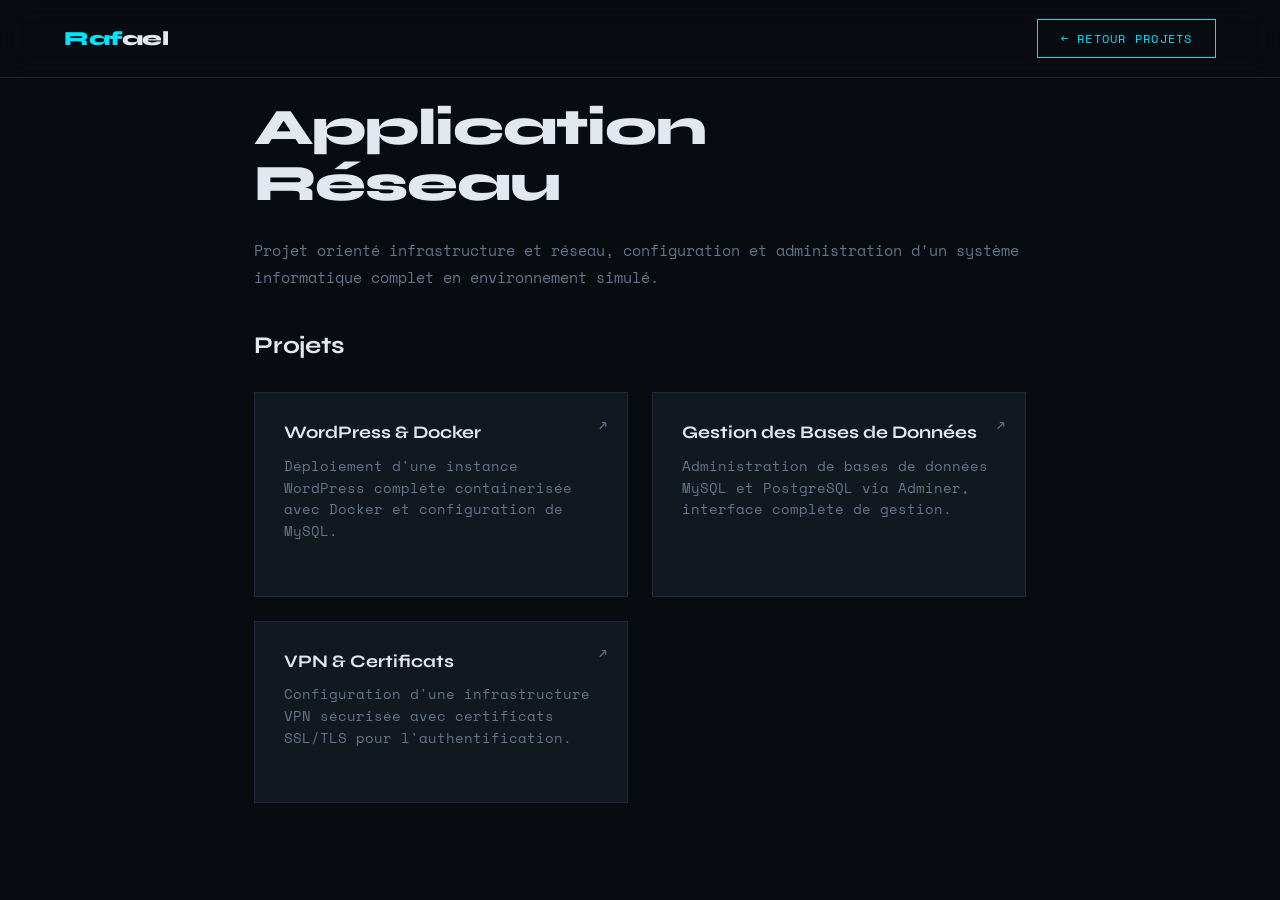
<file: project-01.html>
<!DOCTYPE html>
<html lang="fr">
<head>
  <meta charset="UTF-8" />
  <meta name="viewport" content="width=device-width, initial-scale=1.0" />
  <title>Projet 01 — Application Réseau</title>
  <link rel="icon" type="image/png" href="RJ-portfolio.png" />
  <link rel="preconnect" href="https://fonts.googleapis.com" />
  <link href="https://fonts.googleapis.com/css2?family=Space+Mono:ital,wght@0,400;0,700;1,400&family=Syne:wght@400;600;700;800&display=swap" rel="stylesheet" />
  <style>
    *, *::before, *::after { box-sizing: border-box; margin: 0; padding: 0; }

    :root {
      --bg: #080c10;
      --bg2: #0d1117;
      --surface: #111820;
      --border: #1e2d3d;
      --accent: #00e5ff;
      --accent2: #7c3aed;
      --text: #e2e8f0;
      --muted: #64748b;
      --font-head: 'Syne', sans-serif;
      --font-mono: 'Space Mono', monospace;
      --transition: .2s ease;
    }

    html { scroll-behavior: smooth; }

    body {
      background: var(--bg);
      color: var(--text);
      font-family: var(--font-mono);
      min-height: 100vh;
      overflow-x: hidden;
    }

    ::-webkit-scrollbar { width: 4px; }
    ::-webkit-scrollbar-track { background: var(--bg); }
    ::-webkit-scrollbar-thumb { background: var(--border); }

    /* ─── NAV ─── */
    nav {
      position: fixed;
      top: 0; left: 0; right: 0;
      z-index: 100;
      display: flex;
      align-items: center;
      justify-content: space-between;
      padding: 1.2rem 4rem;
      background: rgba(8, 12, 16, .88);
      backdrop-filter: blur(16px);
      -webkit-backdrop-filter: blur(16px);
      border-bottom: 1px solid var(--border);
    }

    .nav-logo {
      font-family: var(--font-head);
      font-weight: 800;
      font-size: 1.25rem;
      letter-spacing: -.02em;
      color: var(--accent);
      cursor: pointer;
      user-select: none;
      text-decoration: none;
    }
    .nav-logo span { color: var(--text); }

    .nav-links {
      display: flex;
      gap: 2.5rem;
      list-style: none;
    }

    .nav-links a {
      font-size: .78rem;
      letter-spacing: .1em;
      text-transform: uppercase;
      color: var(--muted);
      text-decoration: none;
      cursor: pointer;
      transition: color var(--transition);
      position: relative;
      padding-bottom: 2px;
    }

    .nav-links a::after {
      content: '';
      position: absolute;
      bottom: -2px; left: 0;
      width: 0; height: 1px;
      background: var(--accent);
      transition: width var(--transition);
    }

    .nav-links a:hover,
    .nav-links a.active {
      color: var(--accent);
    }

    .nav-links a.active::after,
    .nav-links a:hover::after {
      width: 100%;
    }

    .nav-cta {
      font-size: .78rem;
      letter-spacing: .1em;
      text-transform: uppercase;
      padding: .55rem 1.4rem;
      border: 1px solid var(--accent);
      color: var(--accent);
      background: transparent;
      cursor: pointer;
      font-family: var(--font-mono);
      transition: background var(--transition), color var(--transition);
      text-decoration: none;
    }
    .nav-cta:hover {
      background: var(--accent);
      color: var(--bg);
    }

    /* ─── CONTENU ─── */
    main {
      max-width: 900px;
      margin: 0 auto;
      padding: 100px 4rem 4rem;
      min-height: 100vh;
    }

    .back-link {
      display: inline-flex;
      align-items: center;
      gap: 0.5rem;
      font-size: .78rem;
      letter-spacing: .1em;
      text-transform: uppercase;
      color: var(--accent);
      text-decoration: none;
      transition: gap var(--transition);
    }
    .back-link:hover { gap: 0.8rem; }

    h1 {
      font-family: var(--font-head);
      font-weight: 800;
      font-size: clamp(2.2rem, 5vw, 3.2rem);
      letter-spacing: -.02em;
      line-height: 1.1;
      margin-bottom: 1.5rem;
      color: var(--text);
    }

    h2 {
      font-family: var(--font-head);
      font-weight: 700;
      font-size: 1.5rem;
      letter-spacing: -.01em;
      margin-top: 2.5rem;
      margin-bottom: 1rem;
      color: var(--text);
    }

    p {
      font-size: .95rem;
      line-height: 1.8;
      color: var(--muted);
      margin-bottom: 1.5rem;
    }

    ul {
      list-style: none;
      margin-bottom: 2rem;
    }

    li {
      font-size: .9rem;
      color: var(--text);
      margin-bottom: 0.8rem;
      padding-left: 1.5rem;
      position: relative;
    }

    li::before {
      content: '→';
      position: absolute;
      left: 0;
      color: var(--accent);
      font-weight: bold;
    }

    .subprojects-grid {
      display: grid;
      grid-template-columns: repeat(auto-fit, minmax(280px, 1fr));
      gap: 1.5rem;
      margin-top: 2rem;
    }

    .subproject-card {
      background: var(--surface);
      border: 1px solid var(--border);
      padding: 1.8rem;
      text-decoration: none;
      color: inherit;
      transition: border-color .2s, transform .2s, background .2s;
      position: relative;
      overflow: hidden;
    }

    .subproject-card::before {
      content: '';
      position: absolute;
      inset: 0;
      background: linear-gradient(135deg, rgba(0,229,255,.04), transparent);
      opacity: 0;
      transition: opacity .2s;
    }

    .subproject-card:hover {
      border-color: var(--accent);
      transform: translateY(-4px);
      background: rgba(0,229,255,.02);
    }

    .subproject-card:hover::before {
      opacity: 1;
    }

    .subproject-title {
      font-family: var(--font-head);
      font-weight: 700;
      font-size: 1.1rem;
      margin-bottom: 0.8rem;
      color: var(--text);
      position: relative;
      z-index: 1;
    }

    .subproject-desc {
      font-size: .85rem;
      color: var(--muted);
      line-height: 1.6;
      position: relative;
      z-index: 1;
    }

    .subproject-arrow {
      position: absolute;
      top: 1.2rem;
      right: 1.2rem;
      font-size: 1rem;
      color: var(--muted);
      transition: color .2s, transform .2s;
    }

    .subproject-card:hover .subproject-arrow {
      color: var(--accent);
      transform: translate(3px, -3px);
    }

    /* ─── MODAL ─── */
    .modal-overlay {
      display: none;
      position: fixed;
      top: 0; left: 0; right: 0; bottom: 0;
      background: rgba(0, 0, 0, .7);
      backdrop-filter: blur(4px);
      z-index: 1000;
      animation: fadeIn .2s ease;
    }

    .modal-overlay.active {
      display: flex;
      align-items: center;
      justify-content: center;
    }

    .modal-content {
      background: var(--bg2);
      border: 1px solid var(--border);
      width: 90%;
      max-width: 650px;
      max-height: 80vh;
      overflow-y: auto;
      position: relative;
      animation: slideUp .3s ease;
    }

    .modal-close {
      position: absolute;
      top: 1.5rem;
      right: 1.5rem;
      background: transparent;
      border: none;
      color: var(--muted);
      font-size: 1.5rem;
      cursor: pointer;
      transition: color .2s;
      z-index: 10;
    }
    .modal-close:hover { color: var(--accent); }

    .modal-body {
      padding: 3rem 2rem 2rem;
    }

    .modal-body h1 {
      font-size: 1.8rem;
      margin-bottom: 1rem;
    }

    .modal-body h2 {
      margin-top: 1.5rem;
    }

    @keyframes fadeIn {
      from { opacity: 0; }
      to { opacity: 1; }
    }

    @keyframes slideUp {
      from { transform: translateY(30px); opacity: 0; }
      to { transform: translateY(0); opacity: 1; }
    }

    .subproject-card {
      cursor: pointer;
    }

    @media (max-width: 768px) {
      nav { padding: 1rem 1.5rem; }
      main { padding: 80px 1.5rem 2rem; }
      h1 { font-size: 2rem; }
      h2 { font-size: 1.3rem; }
      .subprojects-grid { grid-template-columns: 1fr; }
      .modal-content { width: 95%; max-height: 90vh; }
      .modal-body { padding: 2.5rem 1.5rem 1.5rem; }
    }
  </style>
</head>
<body>
  <nav>
    <a href="index.html" class="nav-logo">Raf<span>ael</span></a>
    <a href="javascript:window.location.href='index.html?section=projects'" class="nav-cta">← Retour Projets</a>
  </nav>

  <main>
    <h1>Application Réseau</h1>
    <p>Projet orienté infrastructure et réseau, configuration et administration d'un système informatique complet en environnement simulé.</p>

    <h2>Projets</h2>
    <div class="subprojects-grid">
      <div class="subproject-card" onclick="openModal('wordpress-docker.html')">
        <div class="subproject-arrow">↗</div>
        <div class="subproject-title">WordPress & Docker</div>
        <p class="subproject-desc">
          Déploiement d'une instance WordPress complète containerisée avec Docker et configuration de MySQL.
        </p>
      </div>

      <div class="subproject-card" onclick="openModal('adminer-db.html')">
        <div class="subproject-arrow">↗</div>
        <div class="subproject-title">Gestion des Bases de Données</div>
        <p class="subproject-desc">
          Administration de bases de données MySQL et PostgreSQL via Adminer, interface complète de gestion.
        </p>
      </div>

      <div class="subproject-card" onclick="openModal('vpn-certificates.html')">
        <div class="subproject-arrow">↗</div>
        <div class="subproject-title">VPN & Certificats</div>
        <p class="subproject-desc">
          Configuration d'une infrastructure VPN sécurisée avec certificats SSL/TLS pour l'authentification.
        </p>
      </div>
    </div>
  </main>

  <!-- MODAL -->
  <div class="modal-overlay" id="modal" onclick="closeModal(event)">
    <div class="modal-content" onclick="event.stopPropagation()">
      <button class="modal-close" onclick="closeModal()">✕</button>
      <div class="modal-body" id="modalBody"></div>
    </div>
  </div>

  <script>
    async function openModal(filename) {
      const modal = document.getElementById('modal');
      const modalBody = document.getElementById('modalBody');

      try {
        const response = await fetch(filename);
        const html = await response.text();
        
        // Extraire le contenu du <main>
        const parser = new DOMParser();
        const doc = parser.parseFromString(html, 'text/html');
        const mainContent = doc.querySelector('main');
        
        if (mainContent) {
          modalBody.innerHTML = mainContent.innerHTML;
        }
        
        modal.classList.add('active');
        document.body.style.overflow = 'hidden';
      } catch (error) {
        modalBody.innerHTML = `<p style="color: var(--muted);">Erreur lors du chargement du contenu.</p>`;
        modal.classList.add('active');
      }
    }

    function closeModal(event) {
      // Fermer si on clique sur l'overlay ou le bouton close
      if (event && event.target.id !== 'modal') return;
      
      const modal = document.getElementById('modal');
      modal.classList.remove('active');
      document.body.style.overflow = 'auto';
    }

    // Fermer avec Escape
    document.addEventListener('keydown', (e) => {
      if (e.key === 'Escape') closeModal();
    });
  </script>
</body>
</html>
</file>
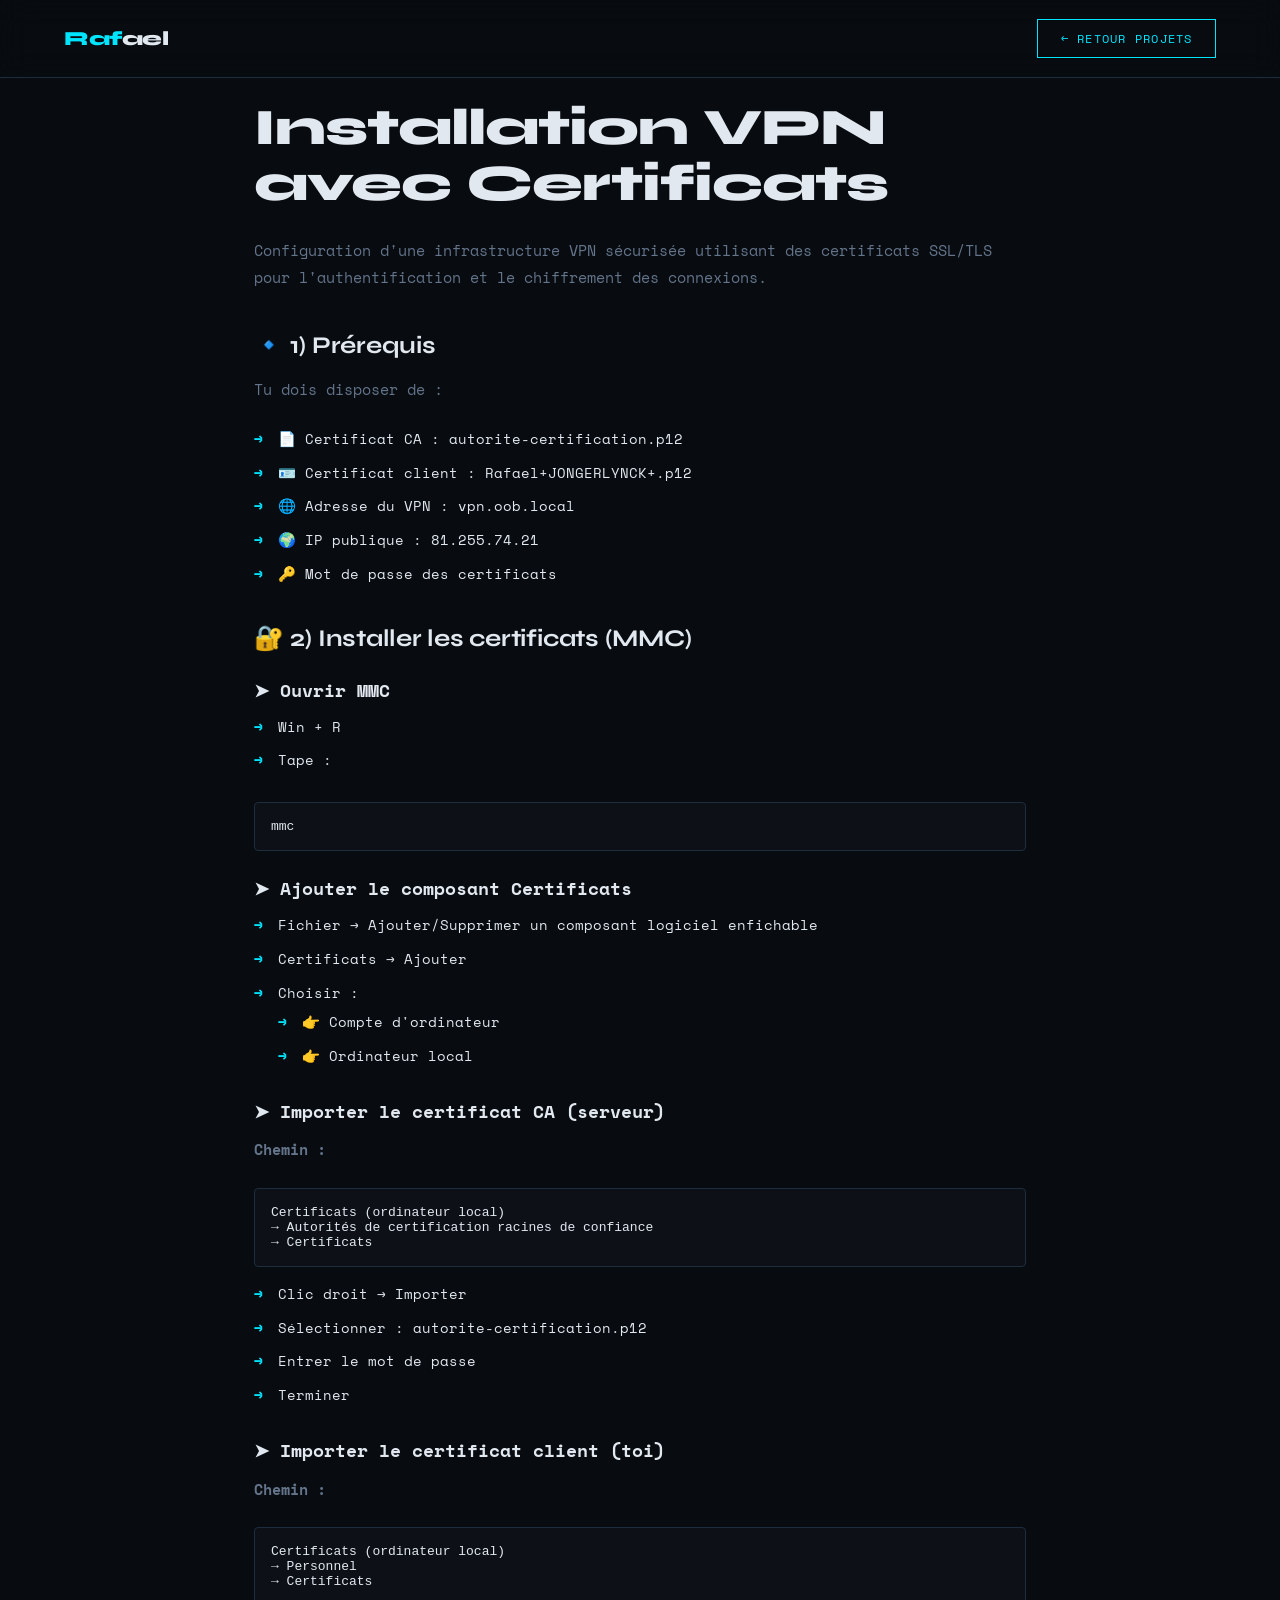
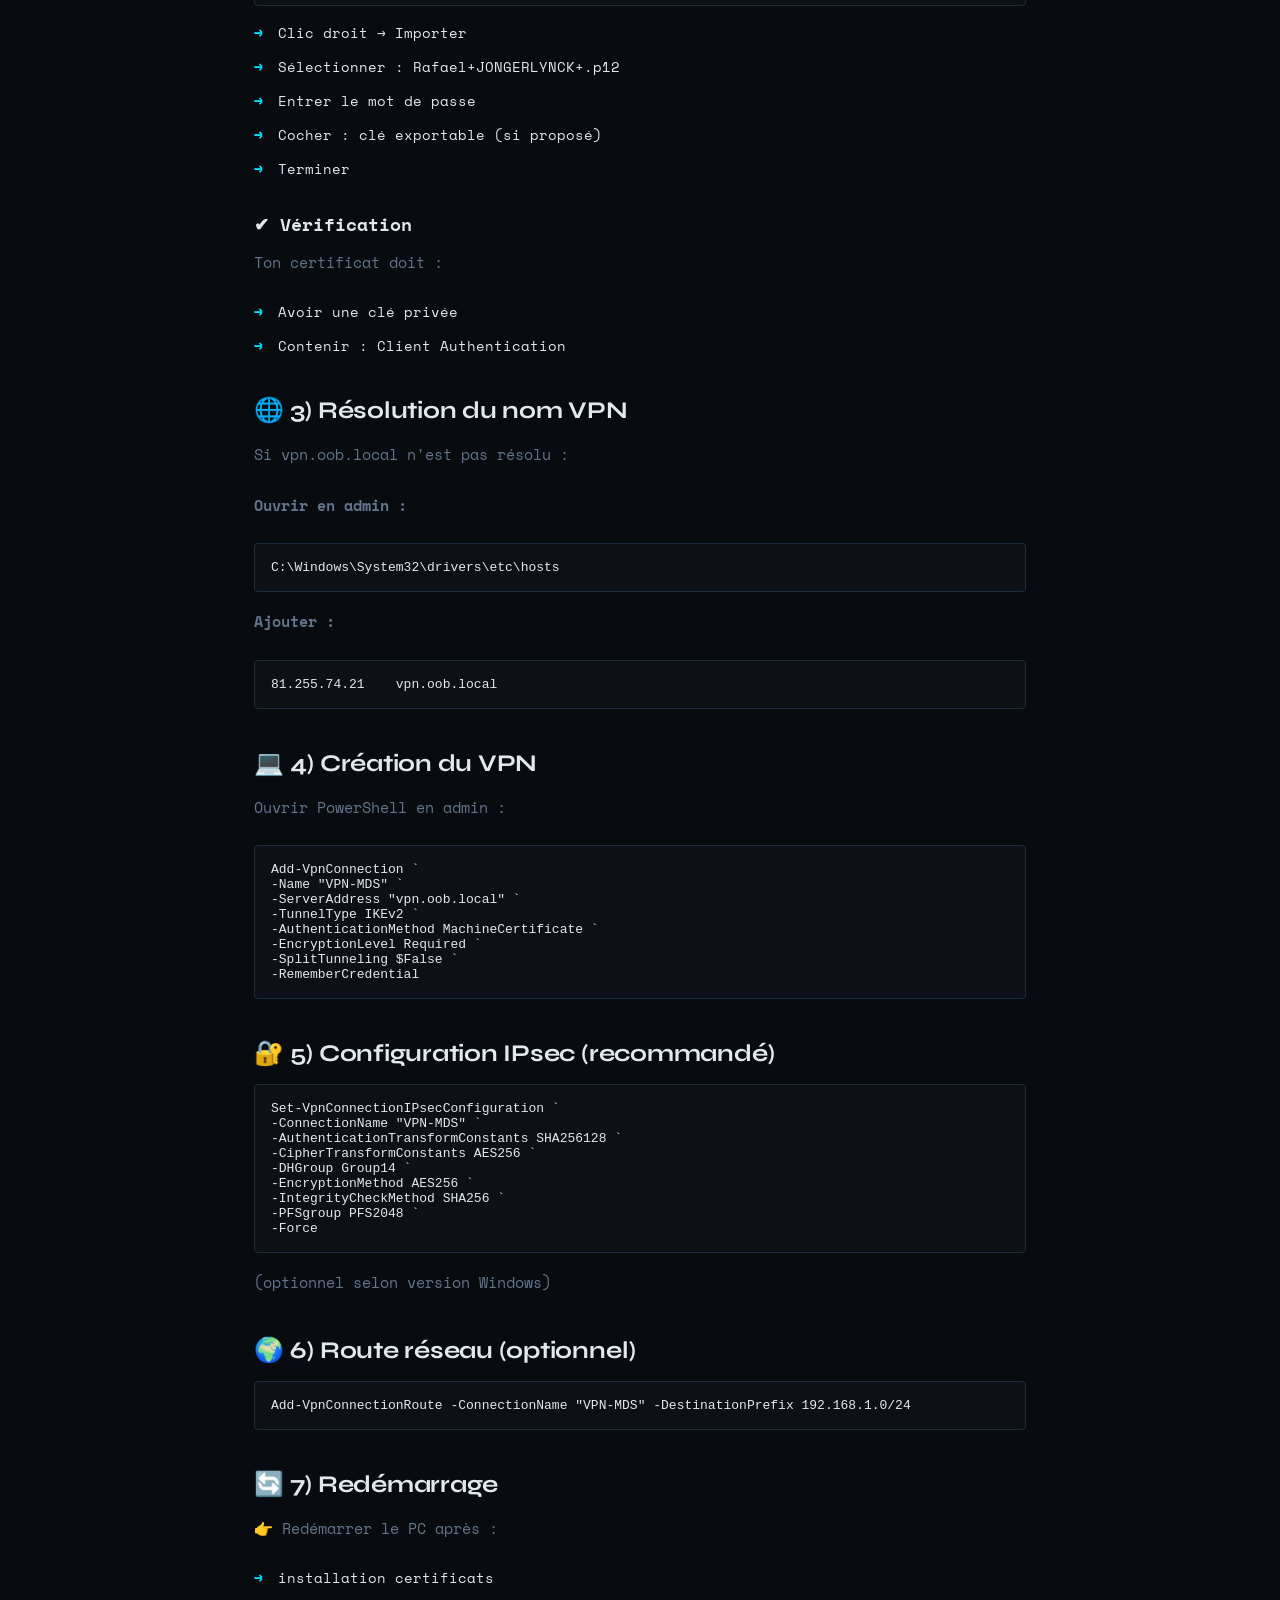
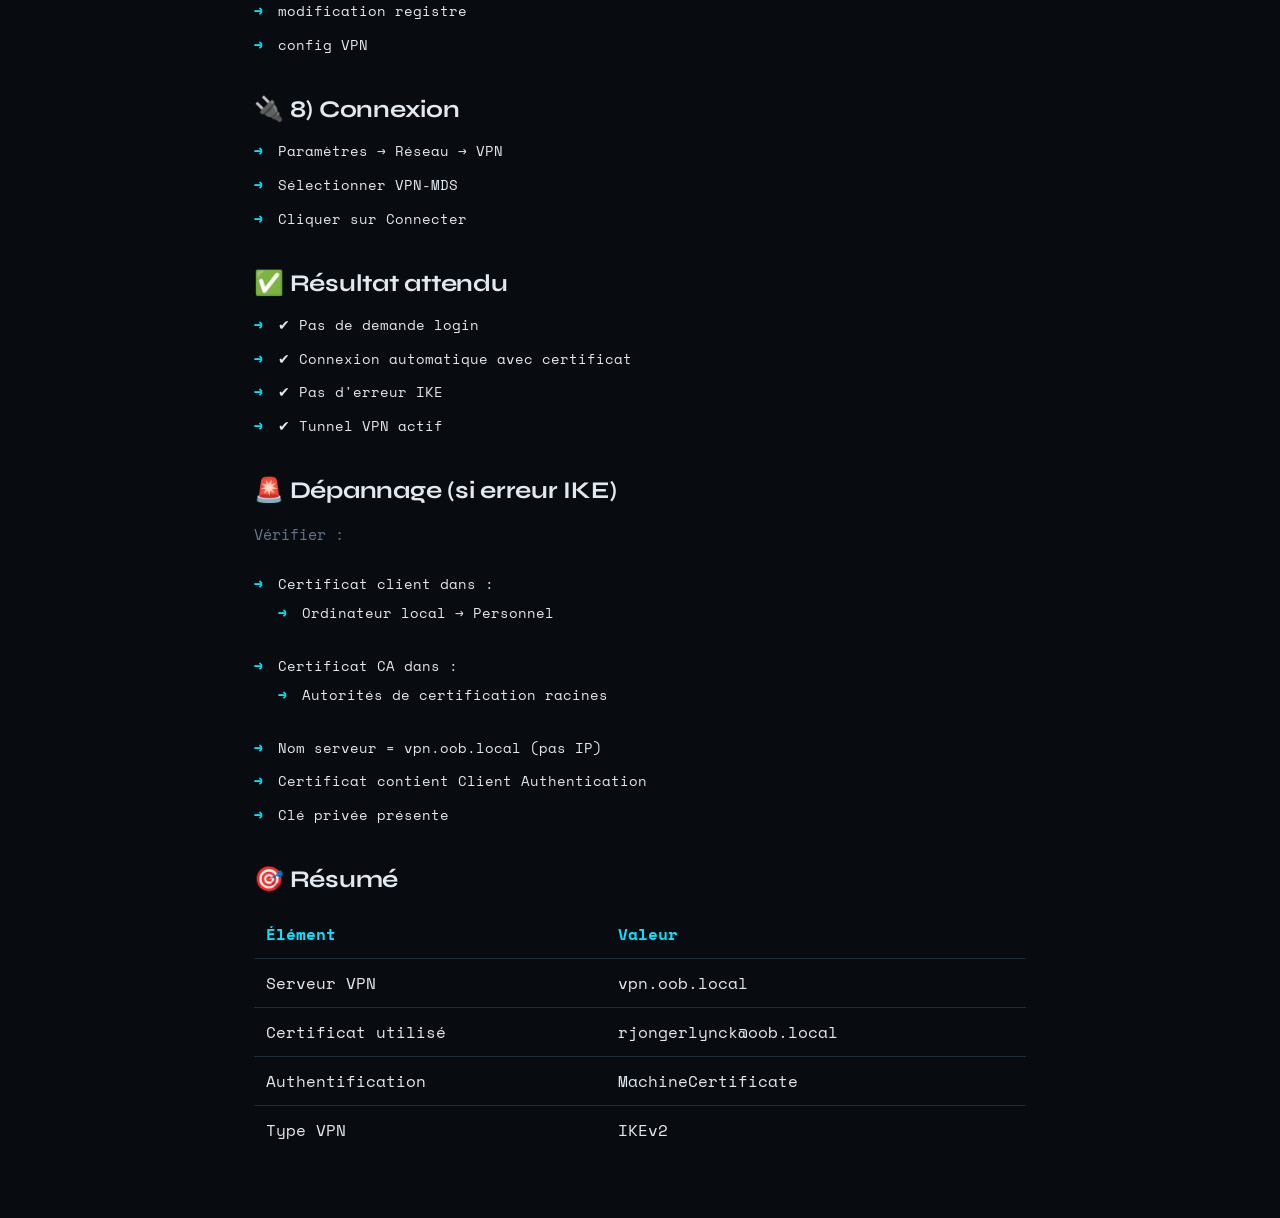
<file: vpn-certificates.html>
<!DOCTYPE html>
<html lang="fr">
<head>
  <meta charset="UTF-8" />
  <meta name="viewport" content="width=device-width, initial-scale=1.0" />
  <title>VPN & Certificats — Projet 01</title>
  <link rel="icon" type="image/png" href="RJ-portfolio.png" />
  <link rel="preconnect" href="https://fonts.googleapis.com" />
  <link href="https://fonts.googleapis.com/css2?family=Space+Mono:ital,wght@0,400;0,700;1,400&family=Syne:wght@400;600;700;800&display=swap" rel="stylesheet" />
  <style>
    *, *::before, *::after { box-sizing: border-box; margin: 0; padding: 0; }

    :root {
      --bg: #080c10;
      --bg2: #0d1117;
      --surface: #111820;
      --border: #1e2d3d;
      --accent: #00e5ff;
      --accent2: #7c3aed;
      --text: #e2e8f0;
      --muted: #64748b;
      --font-head: 'Syne', sans-serif;
      --font-mono: 'Space Mono', monospace;
      --transition: .2s ease;
    }

    html { scroll-behavior: smooth; }

    body {
      background: var(--bg);
      color: var(--text);
      font-family: var(--font-mono);
      min-height: 100vh;
      overflow-x: hidden;
    }

    ::-webkit-scrollbar { width: 4px; }
    ::-webkit-scrollbar-track { background: var(--bg); }
    ::-webkit-scrollbar-thumb { background: var(--border); }

    /* ─── NAV ─── */
    nav {
      position: fixed;
      top: 0; left: 0; right: 0;
      z-index: 100;
      display: flex;
      align-items: center;
      justify-content: space-between;
      padding: 1.2rem 4rem;
      background: rgba(8, 12, 16, .88);
      backdrop-filter: blur(16px);
      -webkit-backdrop-filter: blur(16px);
      border-bottom: 1px solid var(--border);
    }

    .nav-logo {
      font-family: var(--font-head);
      font-weight: 800;
      font-size: 1.25rem;
      letter-spacing: -.02em;
      color: var(--accent);
      cursor: pointer;
      user-select: none;
      text-decoration: none;
    }
    .nav-logo span { color: var(--text); }

    .nav-links {
      display: flex;
      gap: 2.5rem;
      list-style: none;
    }

    .nav-links a {
      font-size: .78rem;
      letter-spacing: .1em;
      text-transform: uppercase;
      color: var(--muted);
      text-decoration: none;
      cursor: pointer;
      transition: color var(--transition);
      position: relative;
      padding-bottom: 2px;
    }

    .nav-links a::after {
      content: '';
      position: absolute;
      bottom: -2px; left: 0;
      width: 0; height: 1px;
      background: var(--accent);
      transition: width var(--transition);
    }

    .nav-links a:hover,
    .nav-links a.active {
      color: var(--accent);
    }

    .nav-links a.active::after,
    .nav-links a:hover::after {
      width: 100%;
    }

    .nav-cta {
      font-size: .78rem;
      letter-spacing: .1em;
      text-transform: uppercase;
      padding: .55rem 1.4rem;
      border: 1px solid var(--accent);
      color: var(--accent);
      background: transparent;
      cursor: pointer;
      font-family: var(--font-mono);
      transition: background var(--transition), color var(--transition);
      text-decoration: none;
    }
    .nav-cta:hover {
      background: var(--accent);
      color: var(--bg);
    }

    /* ─── CONTENU ─── */
    main {
      max-width: 900px;
      margin: 0 auto;
      padding: 100px 4rem 4rem;
      min-height: 100vh;
    }

    .back-link {
      display: inline-flex;
      align-items: center;
      gap: 0.5rem;
      font-size: .78rem;
      letter-spacing: .1em;
      text-transform: uppercase;
      color: var(--accent);
      text-decoration: none;
      transition: gap var(--transition);
    }
    .back-link:hover { gap: 0.8rem; }

    h1 {
      font-family: var(--font-head);
      font-weight: 800;
      font-size: clamp(2.2rem, 5vw, 3.2rem);
      letter-spacing: -.02em;
      line-height: 1.1;
      margin-bottom: 1.5rem;
      color: var(--text);
    }

    h2 {
      font-family: var(--font-head);
      font-weight: 700;
      font-size: 1.5rem;
      letter-spacing: -.01em;
      margin-top: 2.5rem;
      margin-bottom: 1rem;
      color: var(--text);
    }

    p {
      font-size: .95rem;
      line-height: 1.8;
      color: var(--muted);
      margin-bottom: 1.5rem;
    }

    ul {
      list-style: none;
      margin-bottom: 2rem;
    }

    li {
      font-size: .9rem;
      color: var(--text);
      margin-bottom: 0.8rem;
      padding-left: 1.5rem;
      position: relative;
    }

    li::before {
      content: '→';
      position: absolute;
      left: 0;
      color: var(--accent);
      font-weight: bold;
    }

    @media (max-width: 768px) {
      nav { padding: 1rem 1.5rem; }
      main { padding: 80px 1.5rem 2rem; }
      h1 { font-size: 2rem; }
      h2 { font-size: 1.3rem; }
    }
  </style>
</head>
<body>
  <nav>
    <a href="index.html" class="nav-logo">Raf<span>ael</span></a>
    <a href="index.html?section=projects" class="nav-cta">← Retour Projets</a>
  </nav>

  <main>
    <h1>Installation VPN avec Certificats</h1>
    <p>Configuration d'une infrastructure VPN sécurisée utilisant des certificats SSL/TLS pour l'authentification et le chiffrement des connexions.</p>
    
    <h2>🔹 1) Prérequis</h2>
    <p>Tu dois disposer de :</p>
    <ul>
      <li>📄 Certificat CA : autorite-certification.p12</li>
      <li>🪪 Certificat client : Rafael+JONGERLYNCK+.p12</li>
      <li>🌐 Adresse du VPN : vpn.oob.local</li>
      <li>🌍 IP publique : 81.255.74.21</li>
      <li>🔑 Mot de passe des certificats</li>
    </ul>

    <h2>🔐 2) Installer les certificats (MMC)</h2>
    
    <h3 style="font-size: 1.1rem; margin-top: 1.5rem; margin-bottom: 0.8rem; color: #e2e8f0;">➤ Ouvrir MMC</h3>
    <ul>
      <li>Win + R</li>
      <li>Tape :</li>
    </ul>
    <pre style="background: #0d1117; border: 1px solid #1e2d3d; padding: 1rem; margin: 1rem 0; border-radius: 4px; overflow-x: auto;"><code>mmc</code></pre>

    <h3 style="font-size: 1.1rem; margin-top: 1.5rem; margin-bottom: 0.8rem; color: #e2e8f0;">➤ Ajouter le composant Certificats</h3>
    <ul>
      <li>Fichier → Ajouter/Supprimer un composant logiciel enfichable</li>
      <li>Certificats → Ajouter</li>
      <li>Choisir :
        <ul style="margin-top: 0.5rem;">
          <li>👉 Compte d'ordinateur</li>
          <li>👉 Ordinateur local</li>
        </ul>
      </li>
    </ul>

    <h3 style="font-size: 1.1rem; margin-top: 1.5rem; margin-bottom: 0.8rem; color: #e2e8f0;">➤ Importer le certificat CA (serveur)</h3>
    <p><strong>Chemin :</strong></p>
    <pre style="background: #0d1117; border: 1px solid #1e2d3d; padding: 1rem; margin: 1rem 0; border-radius: 4px; overflow-x: auto;"><code>Certificats (ordinateur local)
→ Autorités de certification racines de confiance
→ Certificats</code></pre>
    <ul style="margin-top: 1rem;">
      <li>Clic droit → Importer</li>
      <li>Sélectionner : autorite-certification.p12</li>
      <li>Entrer le mot de passe</li>
      <li>Terminer</li>
    </ul>

    <h3 style="font-size: 1.1rem; margin-top: 1.5rem; margin-bottom: 0.8rem; color: #e2e8f0;">➤ Importer le certificat client (toi)</h3>
    <p><strong>Chemin :</strong></p>
    <pre style="background: #0d1117; border: 1px solid #1e2d3d; padding: 1rem; margin: 1rem 0; border-radius: 4px; overflow-x: auto;"><code>Certificats (ordinateur local)
→ Personnel
→ Certificats</code></pre>
    <ul style="margin-top: 1rem;">
      <li>Clic droit → Importer</li>
      <li>Sélectionner : Rafael+JONGERLYNCK+.p12</li>
      <li>Entrer le mot de passe</li>
      <li>Cocher : clé exportable (si proposé)</li>
      <li>Terminer</li>
    </ul>

    <h3 style="font-size: 1.1rem; margin-top: 1.5rem; margin-bottom: 0.8rem; color: #e2e8f0;">✔ Vérification</h3>
    <p>Ton certificat doit :</p>
    <ul>
      <li>Avoir une clé privée</li>
      <li>Contenir : Client Authentication</li>
    </ul>

    <h2>🌐 3) Résolution du nom VPN</h2>
    <p>Si vpn.oob.local n'est pas résolu :</p>
    <p><strong>Ouvrir en admin :</strong></p>
    <pre style="background: #0d1117; border: 1px solid #1e2d3d; padding: 1rem; margin: 1rem 0; border-radius: 4px; overflow-x: auto;"><code>C:\Windows\System32\drivers\etc\hosts</code></pre>
    <p><strong>Ajouter :</strong></p>
    <pre style="background: #0d1117; border: 1px solid #1e2d3d; padding: 1rem; margin: 1rem 0; border-radius: 4px; overflow-x: auto;"><code>81.255.74.21    vpn.oob.local</code></pre>

    <h2>💻 4) Création du VPN</h2>
    <p>Ouvrir PowerShell en admin :</p>
    <pre style="background: #0d1117; border: 1px solid #1e2d3d; padding: 1rem; margin: 1rem 0; border-radius: 4px; overflow-x: auto;"><code>Add-VpnConnection `
-Name "VPN-MDS" `
-ServerAddress "vpn.oob.local" `
-TunnelType IKEv2 `
-AuthenticationMethod MachineCertificate `
-EncryptionLevel Required `
-SplitTunneling $False `
-RememberCredential</code></pre>

    <h2>🔐 5) Configuration IPsec (recommandé)</h2>
    <pre style="background: #0d1117; border: 1px solid #1e2d3d; padding: 1rem; margin: 1rem 0; border-radius: 4px; overflow-x: auto;"><code>Set-VpnConnectionIPsecConfiguration `
-ConnectionName "VPN-MDS" `
-AuthenticationTransformConstants SHA256128 `
-CipherTransformConstants AES256 `
-DHGroup Group14 `
-EncryptionMethod AES256 `
-IntegrityCheckMethod SHA256 `
-PFSgroup PFS2048 `
-Force</code></pre>
    <p style="margin-top: 1rem; color: #64748b;">(optionnel selon version Windows)</p>

    <h2>🌍 6) Route réseau (optionnel)</h2>
    <pre style="background: #0d1117; border: 1px solid #1e2d3d; padding: 1rem; margin: 1rem 0; border-radius: 4px; overflow-x: auto;"><code>Add-VpnConnectionRoute -ConnectionName "VPN-MDS" -DestinationPrefix 192.168.1.0/24</code></pre>

    <h2>🔄 7) Redémarrage</h2>
    <p>👉 Redémarrer le PC après :</p>
    <ul>
      <li>installation certificats</li>
      <li>modification registre</li>
      <li>config VPN</li>
    </ul>

    <h2>🔌 8) Connexion</h2>
    <ul>
      <li>Paramètres → Réseau → VPN</li>
      <li>Sélectionner VPN-MDS</li>
      <li>Cliquer sur Connecter</li>
    </ul>

    <h2>✅ Résultat attendu</h2>
    <ul>
      <li>✔ Pas de demande login</li>
      <li>✔ Connexion automatique avec certificat</li>
      <li>✔ Pas d'erreur IKE</li>
      <li>✔ Tunnel VPN actif</li>
    </ul>

    <h2>🚨 Dépannage (si erreur IKE)</h2>
    <p>Vérifier :</p>
    <ul>
      <li>Certificat client dans :
        <ul style="margin-top: 0.5rem;">
          <li>Ordinateur local → Personnel</li>
        </ul>
      </li>
      <li>Certificat CA dans :
        <ul style="margin-top: 0.5rem;">
          <li>Autorités de certification racines</li>
        </ul>
      </li>
      <li>Nom serveur = vpn.oob.local (pas IP)</li>
      <li>Certificat contient Client Authentication</li>
      <li>Clé privée présente</li>
    </ul>

    <h2>🎯 Résumé</h2>
    <table style="width: 100%; border-collapse: collapse; margin-top: 1rem;">
      <tr style="border-bottom: 1px solid #1e2d3d;">
        <td style="padding: 0.75rem; color: #00e5ff; font-weight: bold;">Élément</td>
        <td style="padding: 0.75rem; color: #00e5ff; font-weight: bold;">Valeur</td>
      </tr>
      <tr style="border-bottom: 1px solid #1e2d3d;">
        <td style="padding: 0.75rem;">Serveur VPN</td>
        <td style="padding: 0.75rem;">vpn.oob.local</td>
      </tr>
      <tr style="border-bottom: 1px solid #1e2d3d;">
        <td style="padding: 0.75rem;">Certificat utilisé</td>
        <td style="padding: 0.75rem;">rjongerlynck@oob.local</td>
      </tr>
      <tr style="border-bottom: 1px solid #1e2d3d;">
        <td style="padding: 0.75rem;">Authentification</td>
        <td style="padding: 0.75rem;">MachineCertificate</td>
      </tr>
      <tr>
        <td style="padding: 0.75rem;">Type VPN</td>
        <td style="padding: 0.75rem;">IKEv2</td>
      </tr>
    </table>
  </main>
</body>
</html>
</file>
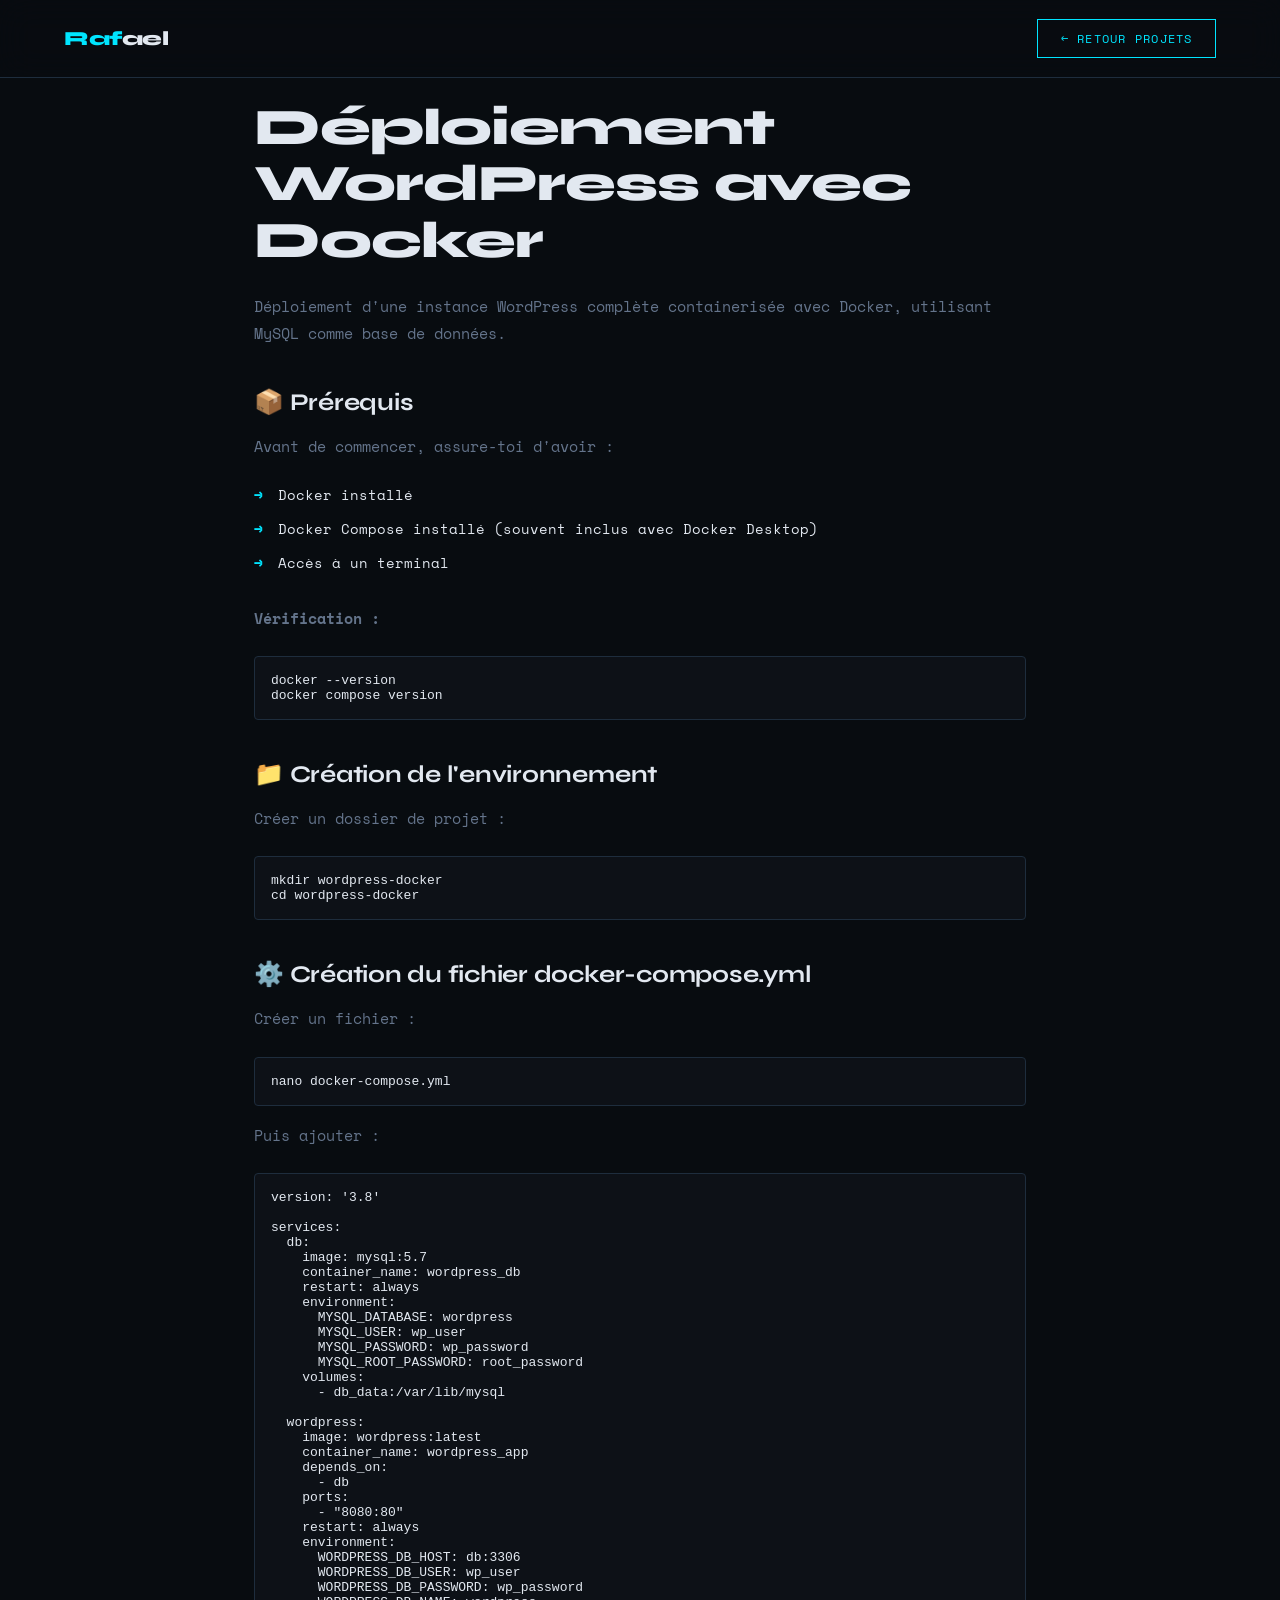
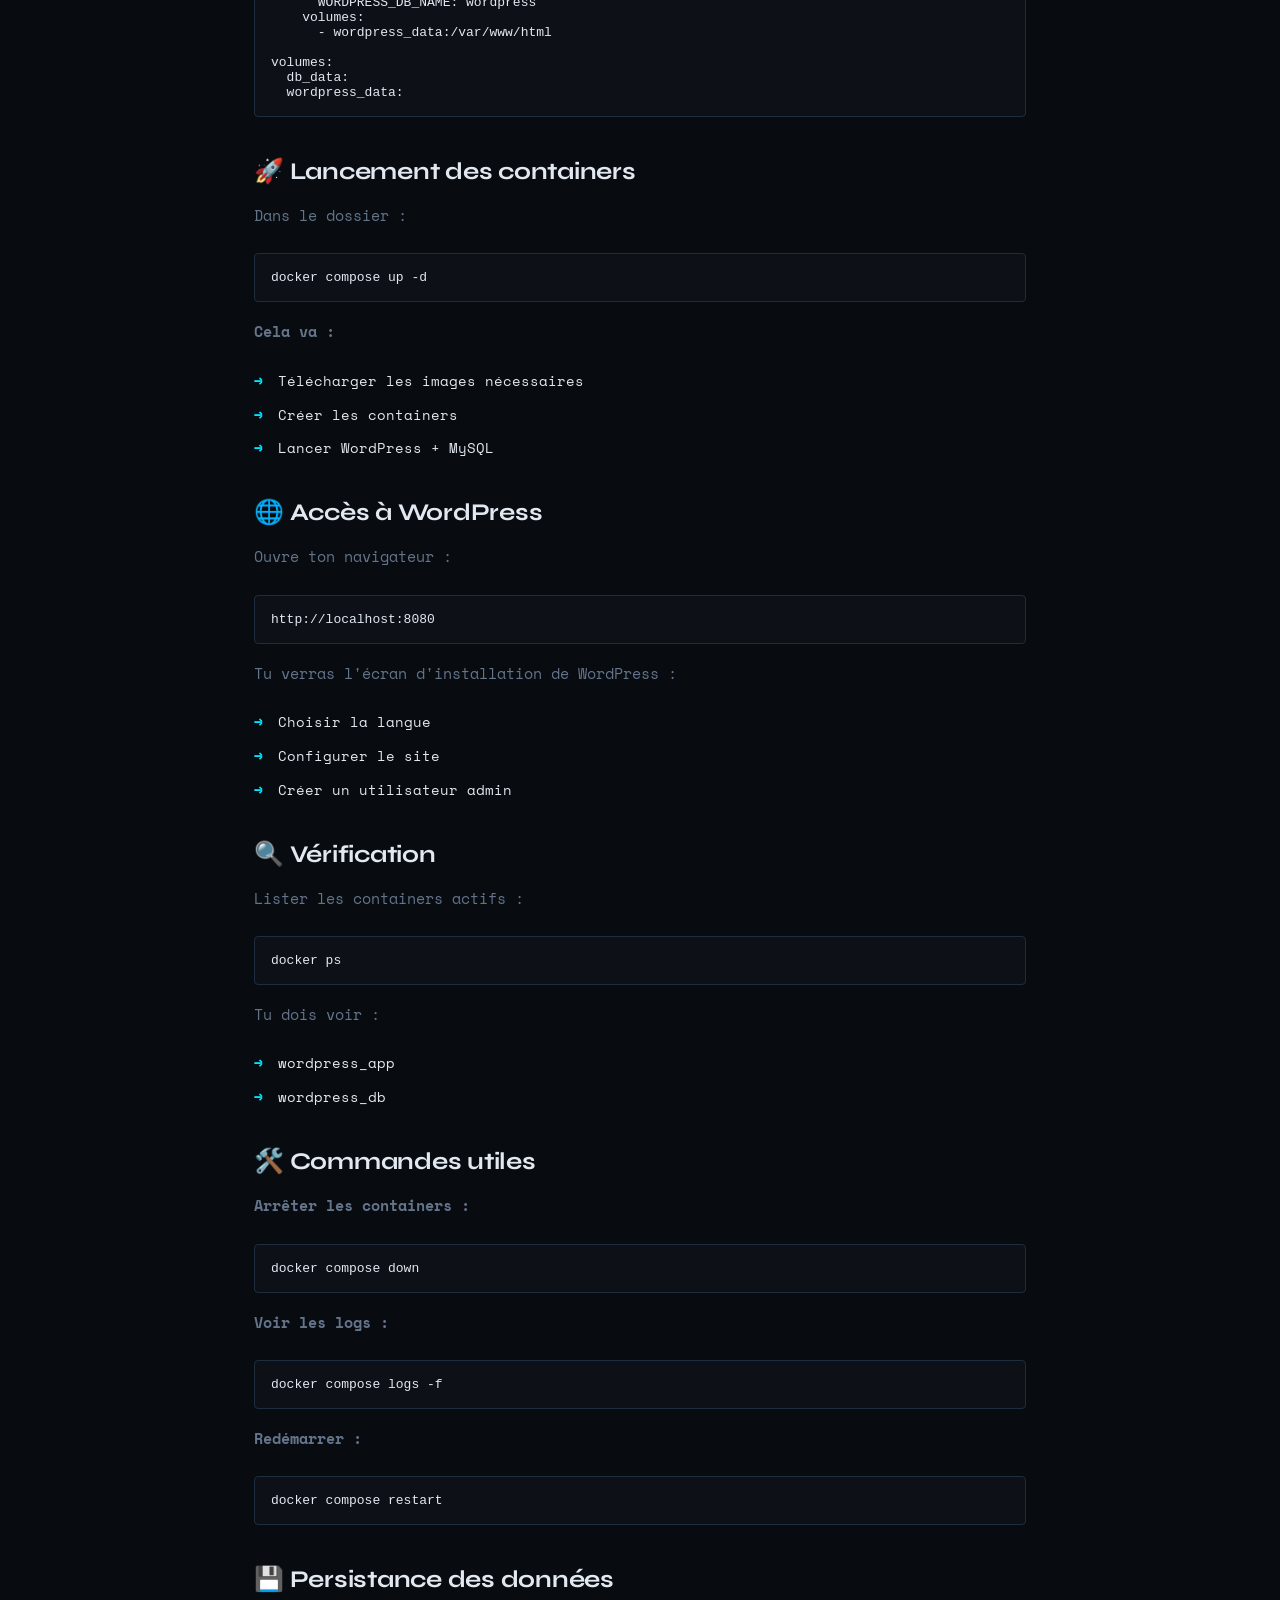
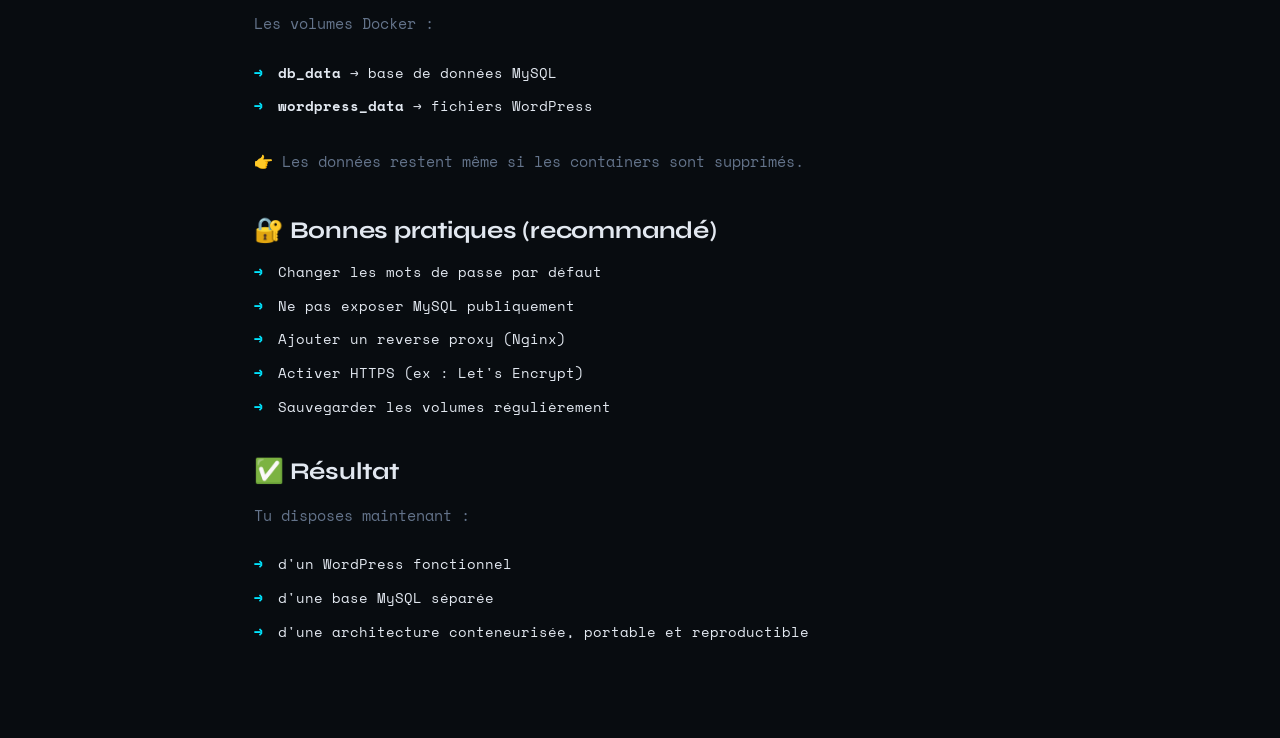
<file: wordpress-docker.html>
<!DOCTYPE html>
<html lang="fr">
<head>
  <meta charset="UTF-8" />
  <meta name="viewport" content="width=device-width, initial-scale=1.0" />
  <title>WordPress & Docker — Projet 01</title>
  <link rel="icon" type="image/png" href="RJ-portfolio.png" />
  <link rel="preconnect" href="https://fonts.googleapis.com" />
  <link href="https://fonts.googleapis.com/css2?family=Space+Mono:ital,wght@0,400;0,700;1,400&family=Syne:wght@400;600;700;800&display=swap" rel="stylesheet" />
  <style>
    *, *::before, *::after { box-sizing: border-box; margin: 0; padding: 0; }

    :root {
      --bg: #080c10;
      --bg2: #0d1117;
      --surface: #111820;
      --border: #1e2d3d;
      --accent: #00e5ff;
      --accent2: #7c3aed;
      --text: #e2e8f0;
      --muted: #64748b;
      --font-head: 'Syne', sans-serif;
      --font-mono: 'Space Mono', monospace;
      --transition: .2s ease;
    }

    html { scroll-behavior: smooth; }

    body {
      background: var(--bg);
      color: var(--text);
      font-family: var(--font-mono);
      min-height: 100vh;
      overflow-x: hidden;
    }

    ::-webkit-scrollbar { width: 4px; }
    ::-webkit-scrollbar-track { background: var(--bg); }
    ::-webkit-scrollbar-thumb { background: var(--border); }

    /* ─── NAV ─── */
    nav {
      position: fixed;
      top: 0; left: 0; right: 0;
      z-index: 100;
      display: flex;
      align-items: center;
      justify-content: space-between;
      padding: 1.2rem 4rem;
      background: rgba(8, 12, 16, .88);
      backdrop-filter: blur(16px);
      -webkit-backdrop-filter: blur(16px);
      border-bottom: 1px solid var(--border);
    }

    .nav-logo {
      font-family: var(--font-head);
      font-weight: 800;
      font-size: 1.25rem;
      letter-spacing: -.02em;
      color: var(--accent);
      cursor: pointer;
      user-select: none;
      text-decoration: none;
    }
    .nav-logo span { color: var(--text); }

    .nav-links {
      display: flex;
      gap: 2.5rem;
      list-style: none;
    }

    .nav-links a {
      font-size: .78rem;
      letter-spacing: .1em;
      text-transform: uppercase;
      color: var(--muted);
      text-decoration: none;
      cursor: pointer;
      transition: color var(--transition);
      position: relative;
      padding-bottom: 2px;
    }

    .nav-links a::after {
      content: '';
      position: absolute;
      bottom: -2px; left: 0;
      width: 0; height: 1px;
      background: var(--accent);
      transition: width var(--transition);
    }

    .nav-links a:hover,
    .nav-links a.active {
      color: var(--accent);
    }

    .nav-links a.active::after,
    .nav-links a:hover::after {
      width: 100%;
    }

    .nav-cta {
      font-size: .78rem;
      letter-spacing: .1em;
      text-transform: uppercase;
      padding: .55rem 1.4rem;
      border: 1px solid var(--accent);
      color: var(--accent);
      background: transparent;
      cursor: pointer;
      font-family: var(--font-mono);
      transition: background var(--transition), color var(--transition);
      text-decoration: none;
    }
    .nav-cta:hover {
      background: var(--accent);
      color: var(--bg);
    }

    /* ─── CONTENU ─── */
    main {
      max-width: 900px;
      margin: 0 auto;
      padding: 100px 4rem 4rem;
      min-height: 100vh;
    }

    .back-link {
      display: inline-flex;
      align-items: center;
      gap: 0.5rem;
      font-size: .78rem;
      letter-spacing: .1em;
      text-transform: uppercase;
      color: var(--accent);
      text-decoration: none;
      transition: gap var(--transition);
    }
    .back-link:hover { gap: 0.8rem; }

    h1 {
      font-family: var(--font-head);
      font-weight: 800;
      font-size: clamp(2.2rem, 5vw, 3.2rem);
      letter-spacing: -.02em;
      line-height: 1.1;
      margin-bottom: 1.5rem;
      color: var(--text);
    }

    h2 {
      font-family: var(--font-head);
      font-weight: 700;
      font-size: 1.5rem;
      letter-spacing: -.01em;
      margin-top: 2.5rem;
      margin-bottom: 1rem;
      color: var(--text);
    }

    p {
      font-size: .95rem;
      line-height: 1.8;
      color: var(--muted);
      margin-bottom: 1.5rem;
    }

    ul {
      list-style: none;
      margin-bottom: 2rem;
    }

    li {
      font-size: .9rem;
      color: var(--text);
      margin-bottom: 0.8rem;
      padding-left: 1.5rem;
      position: relative;
    }

    li::before {
      content: '→';
      position: absolute;
      left: 0;
      color: var(--accent);
      font-weight: bold;
    }

    @media (max-width: 768px) {
      nav { padding: 1rem 1.5rem; }
      main { padding: 80px 1.5rem 2rem; }
      h1 { font-size: 2rem; }
      h2 { font-size: 1.3rem; }
    }
  </style>
</head>
<body>
  <nav>
    <a href="index.html" class="nav-logo">Raf<span>ael</span></a>
    <a href="index.html?section=projects" class="nav-cta">← Retour Projets</a>
  </nav>

  <main>
    <h1>Déploiement WordPress avec Docker</h1>
    <p>Déploiement d'une instance WordPress complète containerisée avec Docker, utilisant MySQL comme base de données.</p>
    
    <h2>📦 Prérequis</h2>
    <p>Avant de commencer, assure-toi d'avoir :</p>
    <ul>
      <li>Docker installé</li>
      <li>Docker Compose installé (souvent inclus avec Docker Desktop)</li>
      <li>Accès à un terminal</li>
    </ul>
    <p><strong>Vérification :</strong></p>
    <pre style="background: #0d1117; border: 1px solid #1e2d3d; padding: 1rem; margin: 1rem 0; border-radius: 4px; overflow-x: auto;"><code>docker --version
docker compose version</code></pre>

    <h2>📁 Création de l'environnement</h2>
    <p>Créer un dossier de projet :</p>
    <pre style="background: #0d1117; border: 1px solid #1e2d3d; padding: 1rem; margin: 1rem 0; border-radius: 4px; overflow-x: auto;"><code>mkdir wordpress-docker
cd wordpress-docker</code></pre>

    <h2>⚙️ Création du fichier docker-compose.yml</h2>
    <p>Créer un fichier :</p>
    <pre style="background: #0d1117; border: 1px solid #1e2d3d; padding: 1rem; margin: 1rem 0; border-radius: 4px; overflow-x: auto;"><code>nano docker-compose.yml</code></pre>
    <p>Puis ajouter :</p>
    <pre style="background: #0d1117; border: 1px solid #1e2d3d; padding: 1rem; margin: 1rem 0; border-radius: 4px; overflow-x: auto;"><code>version: '3.8'

services:
  db:
    image: mysql:5.7
    container_name: wordpress_db
    restart: always
    environment:
      MYSQL_DATABASE: wordpress
      MYSQL_USER: wp_user
      MYSQL_PASSWORD: wp_password
      MYSQL_ROOT_PASSWORD: root_password
    volumes:
      - db_data:/var/lib/mysql

  wordpress:
    image: wordpress:latest
    container_name: wordpress_app
    depends_on:
      - db
    ports:
      - "8080:80"
    restart: always
    environment:
      WORDPRESS_DB_HOST: db:3306
      WORDPRESS_DB_USER: wp_user
      WORDPRESS_DB_PASSWORD: wp_password
      WORDPRESS_DB_NAME: wordpress
    volumes:
      - wordpress_data:/var/www/html

volumes:
  db_data:
  wordpress_data:</code></pre>

    <h2>🚀 Lancement des containers</h2>
    <p>Dans le dossier :</p>
    <pre style="background: #0d1117; border: 1px solid #1e2d3d; padding: 1rem; margin: 1rem 0; border-radius: 4px; overflow-x: auto;"><code>docker compose up -d</code></pre>
    <p><strong>Cela va :</strong></p>
    <ul>
      <li>Télécharger les images nécessaires</li>
      <li>Créer les containers</li>
      <li>Lancer WordPress + MySQL</li>
    </ul>

    <h2>🌐 Accès à WordPress</h2>
    <p>Ouvre ton navigateur :</p>
    <pre style="background: #0d1117; border: 1px solid #1e2d3d; padding: 1rem; margin: 1rem 0; border-radius: 4px; overflow-x: auto;"><code>http://localhost:8080</code></pre>
    <p>Tu verras l'écran d'installation de WordPress :</p>
    <ul>
      <li>Choisir la langue</li>
      <li>Configurer le site</li>
      <li>Créer un utilisateur admin</li>
    </ul>

    <h2>🔍 Vérification</h2>
    <p>Lister les containers actifs :</p>
    <pre style="background: #0d1117; border: 1px solid #1e2d3d; padding: 1rem; margin: 1rem 0; border-radius: 4px; overflow-x: auto;"><code>docker ps</code></pre>
    <p>Tu dois voir :</p>
    <ul>
      <li>wordpress_app</li>
      <li>wordpress_db</li>
    </ul>

    <h2>🛠️ Commandes utiles</h2>
    <p><strong>Arrêter les containers :</strong></p>
    <pre style="background: #0d1117; border: 1px solid #1e2d3d; padding: 1rem; margin: 1rem 0; border-radius: 4px; overflow-x: auto;"><code>docker compose down</code></pre>
    <p><strong>Voir les logs :</strong></p>
    <pre style="background: #0d1117; border: 1px solid #1e2d3d; padding: 1rem; margin: 1rem 0; border-radius: 4px; overflow-x: auto;"><code>docker compose logs -f</code></pre>
    <p><strong>Redémarrer :</strong></p>
    <pre style="background: #0d1117; border: 1px solid #1e2d3d; padding: 1rem; margin: 1rem 0; border-radius: 4px; overflow-x: auto;"><code>docker compose restart</code></pre>

    <h2>💾 Persistance des données</h2>
    <p>Les volumes Docker :</p>
    <ul>
      <li><strong>db_data</strong> → base de données MySQL</li>
      <li><strong>wordpress_data</strong> → fichiers WordPress</li>
    </ul>
    <p>👉 Les données restent même si les containers sont supprimés.</p>

    <h2>🔐 Bonnes pratiques (recommandé)</h2>
    <ul>
      <li>Changer les mots de passe par défaut</li>
      <li>Ne pas exposer MySQL publiquement</li>
      <li>Ajouter un reverse proxy (Nginx)</li>
      <li>Activer HTTPS (ex : Let's Encrypt)</li>
      <li>Sauvegarder les volumes régulièrement</li>
    </ul>

    <h2>✅ Résultat</h2>
    <p>Tu disposes maintenant :</p>
    <ul>
      <li>d'un WordPress fonctionnel</li>
      <li>d'une base MySQL séparée</li>
      <li>d'une architecture conteneurisée, portable et reproductible</li>
    </ul>
  </main>
</body>
</html>
</file>
